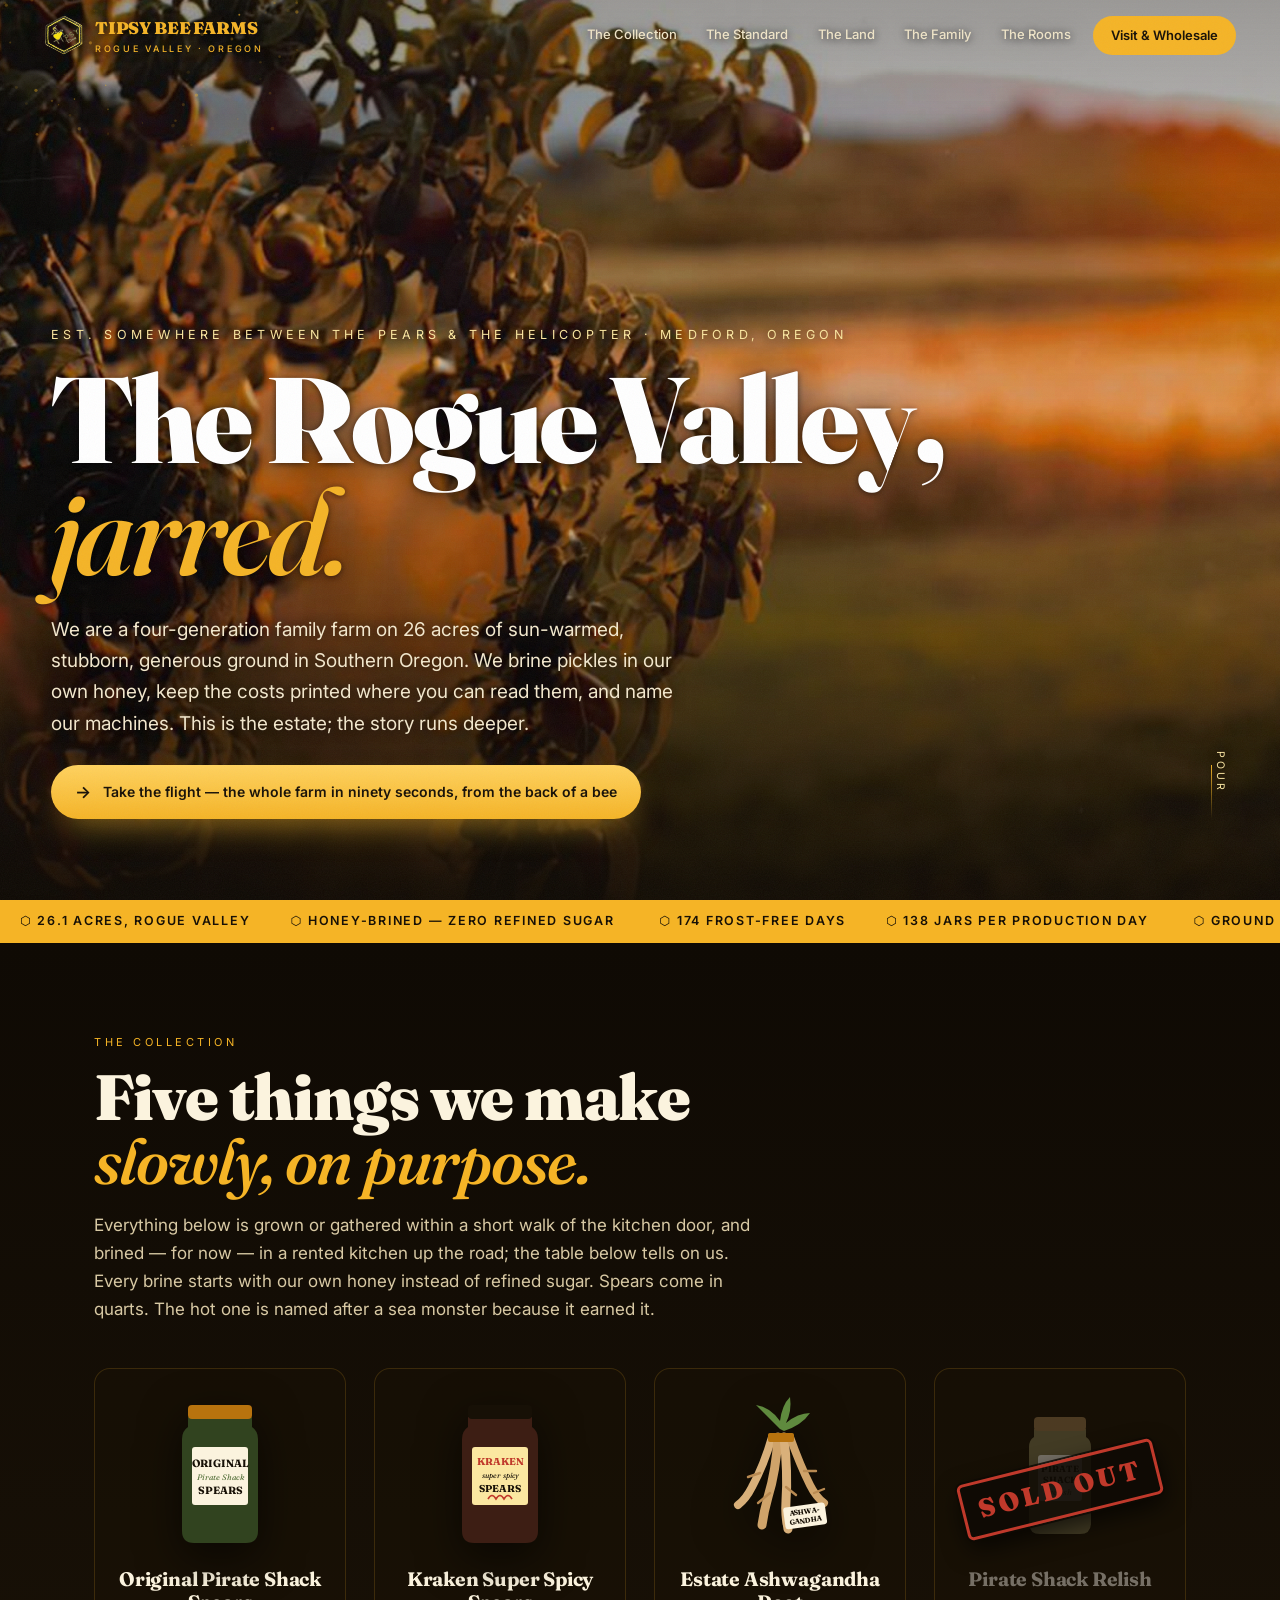
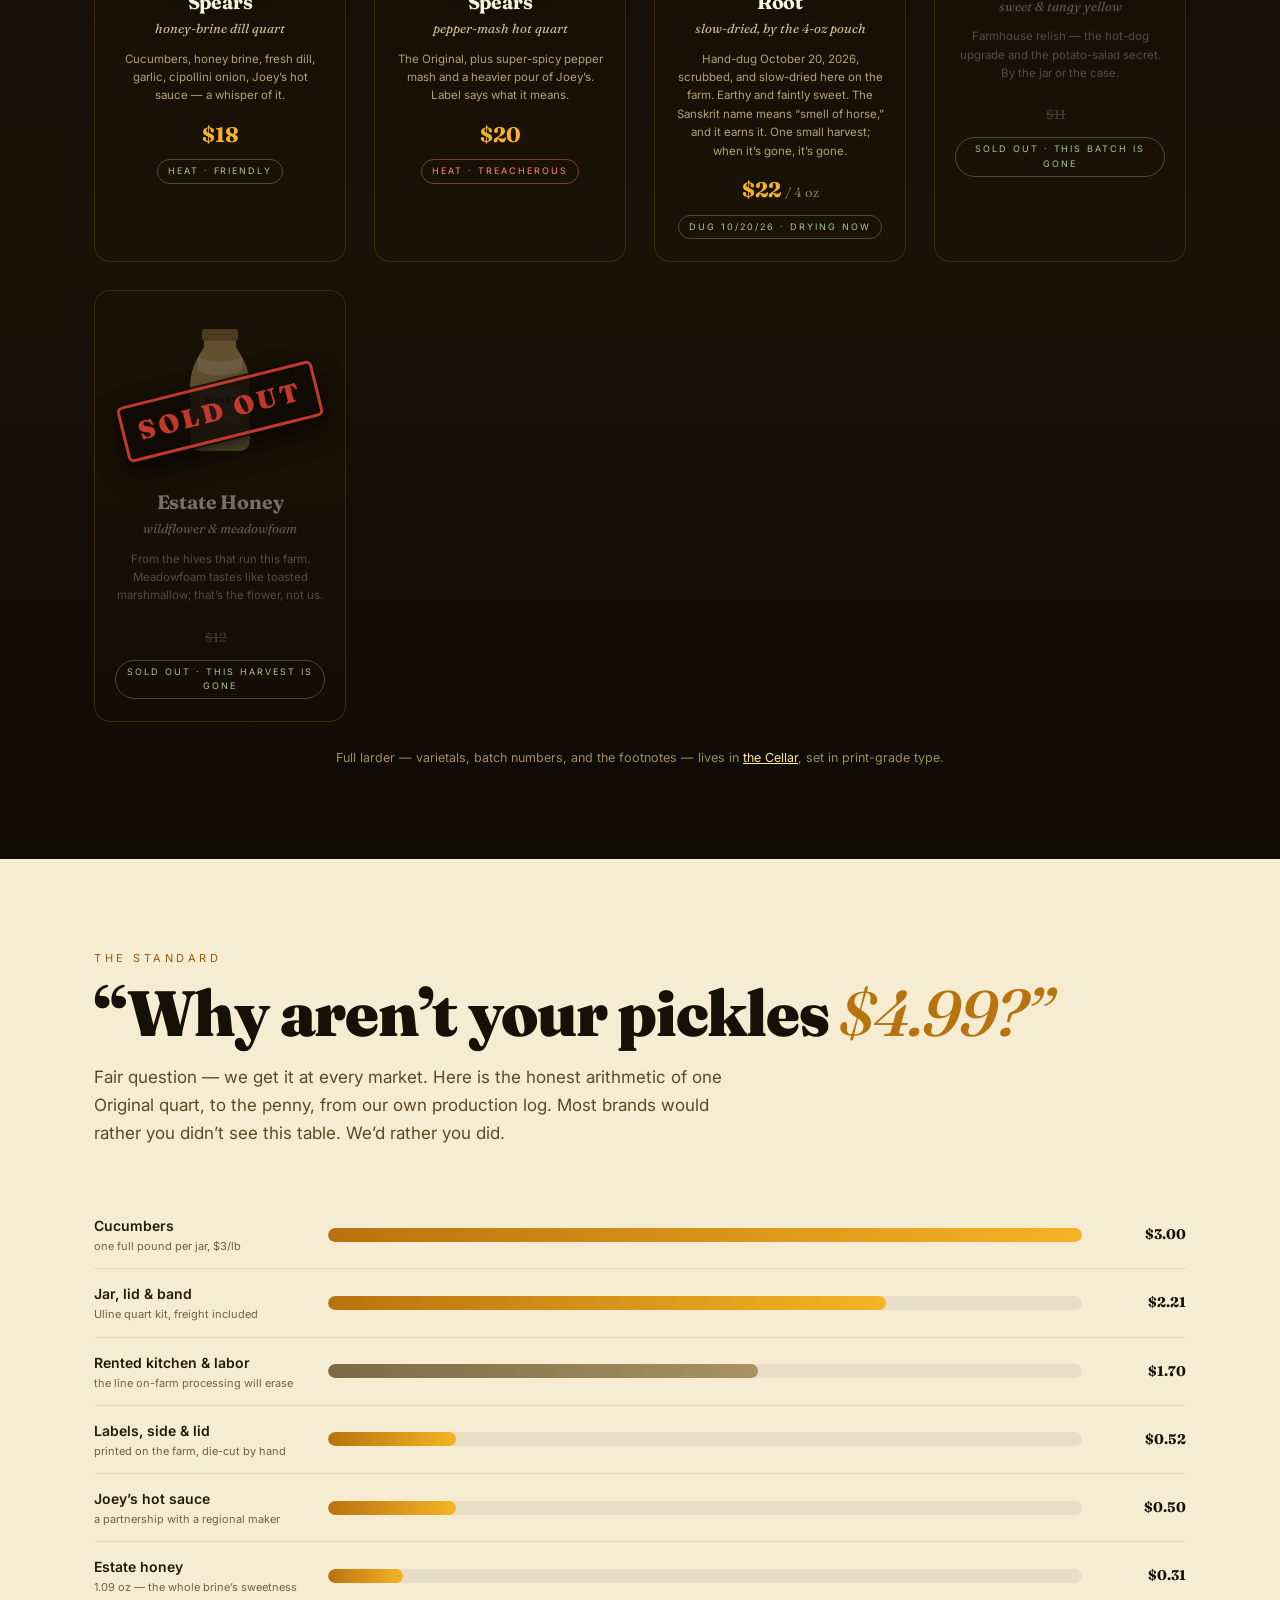
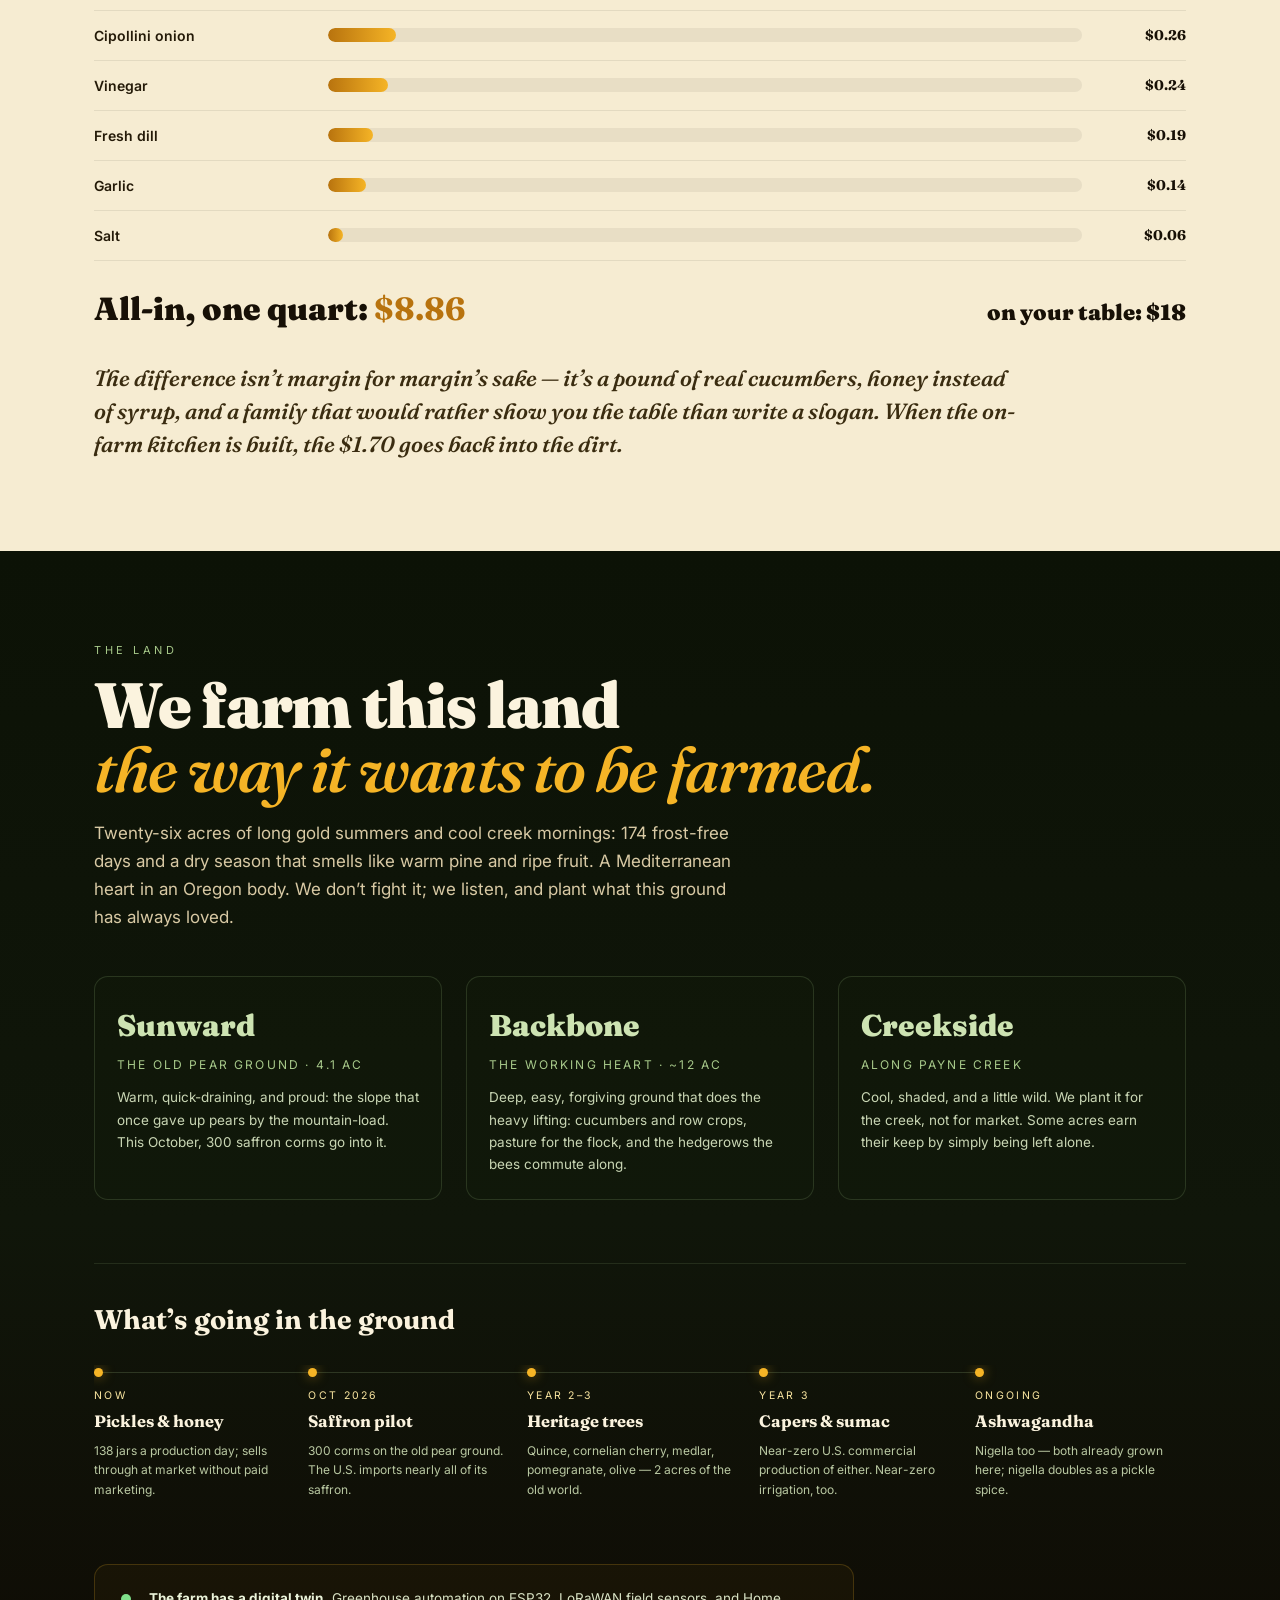
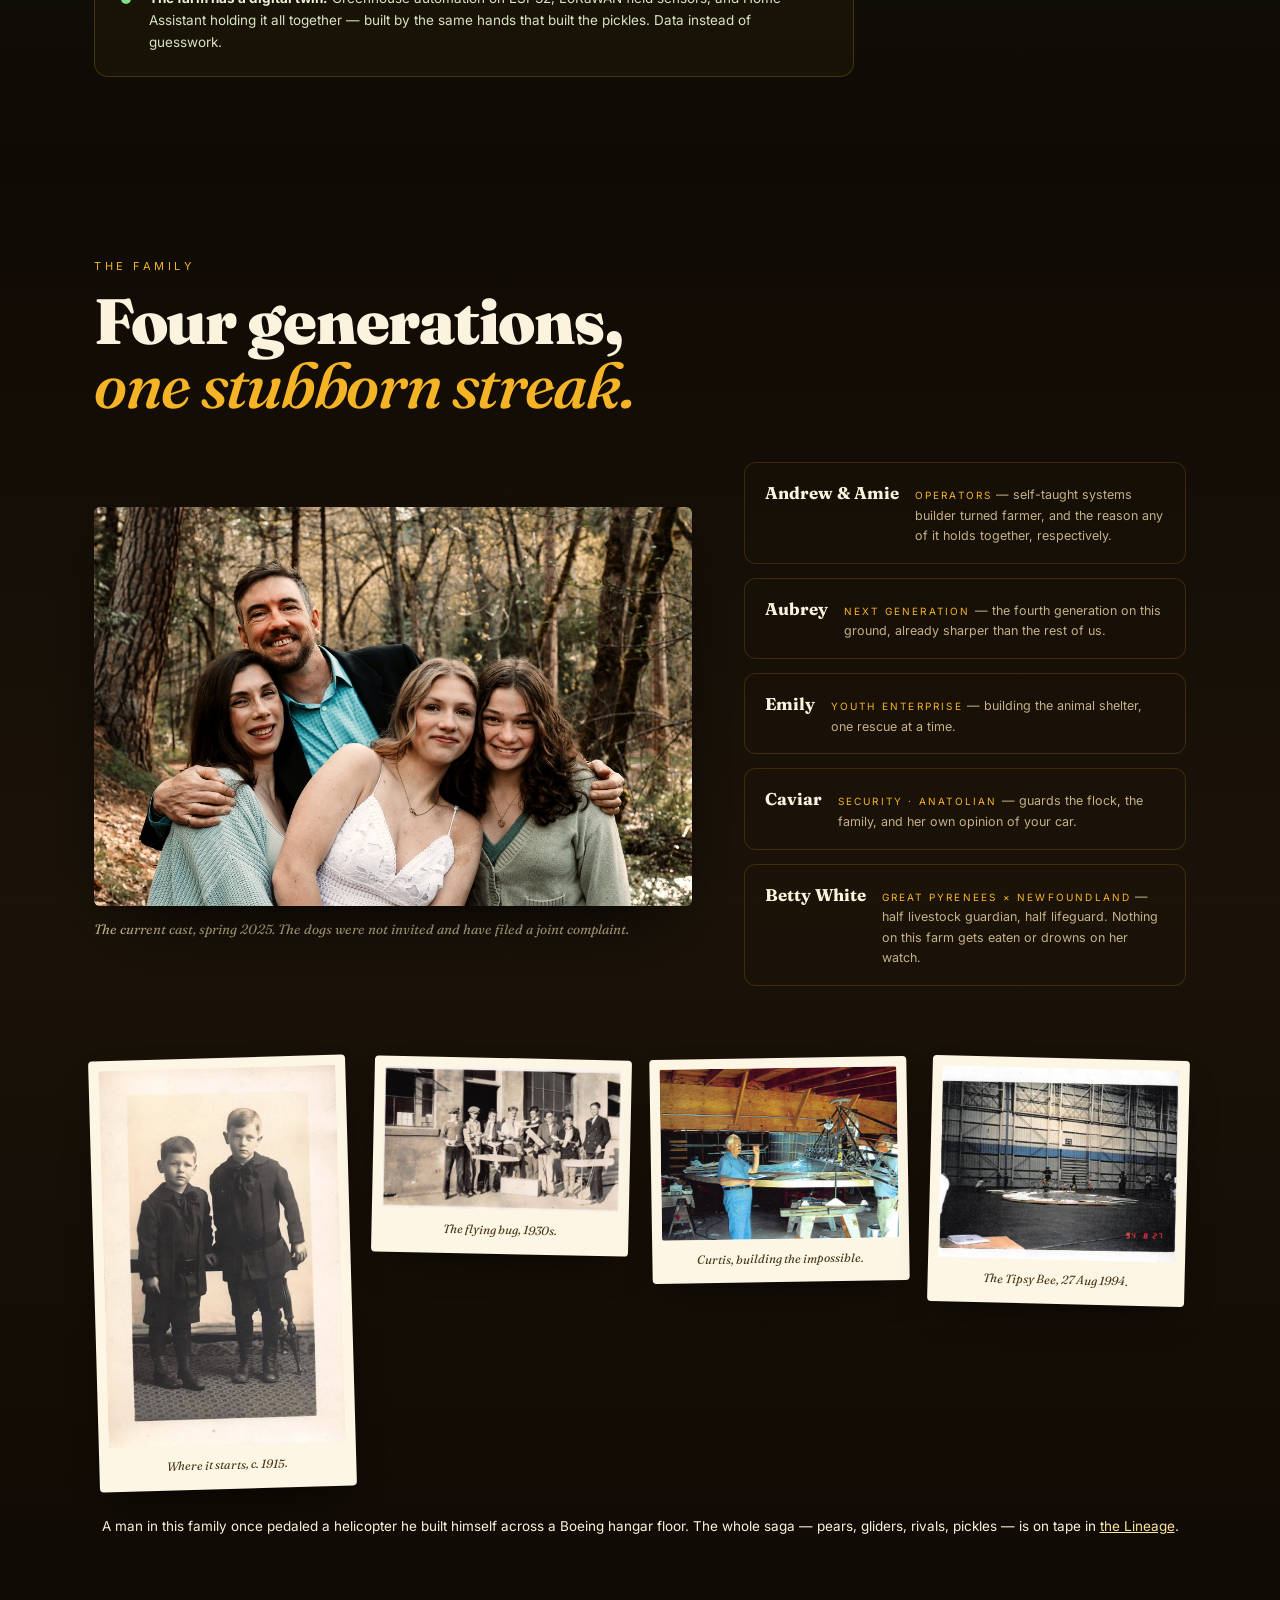
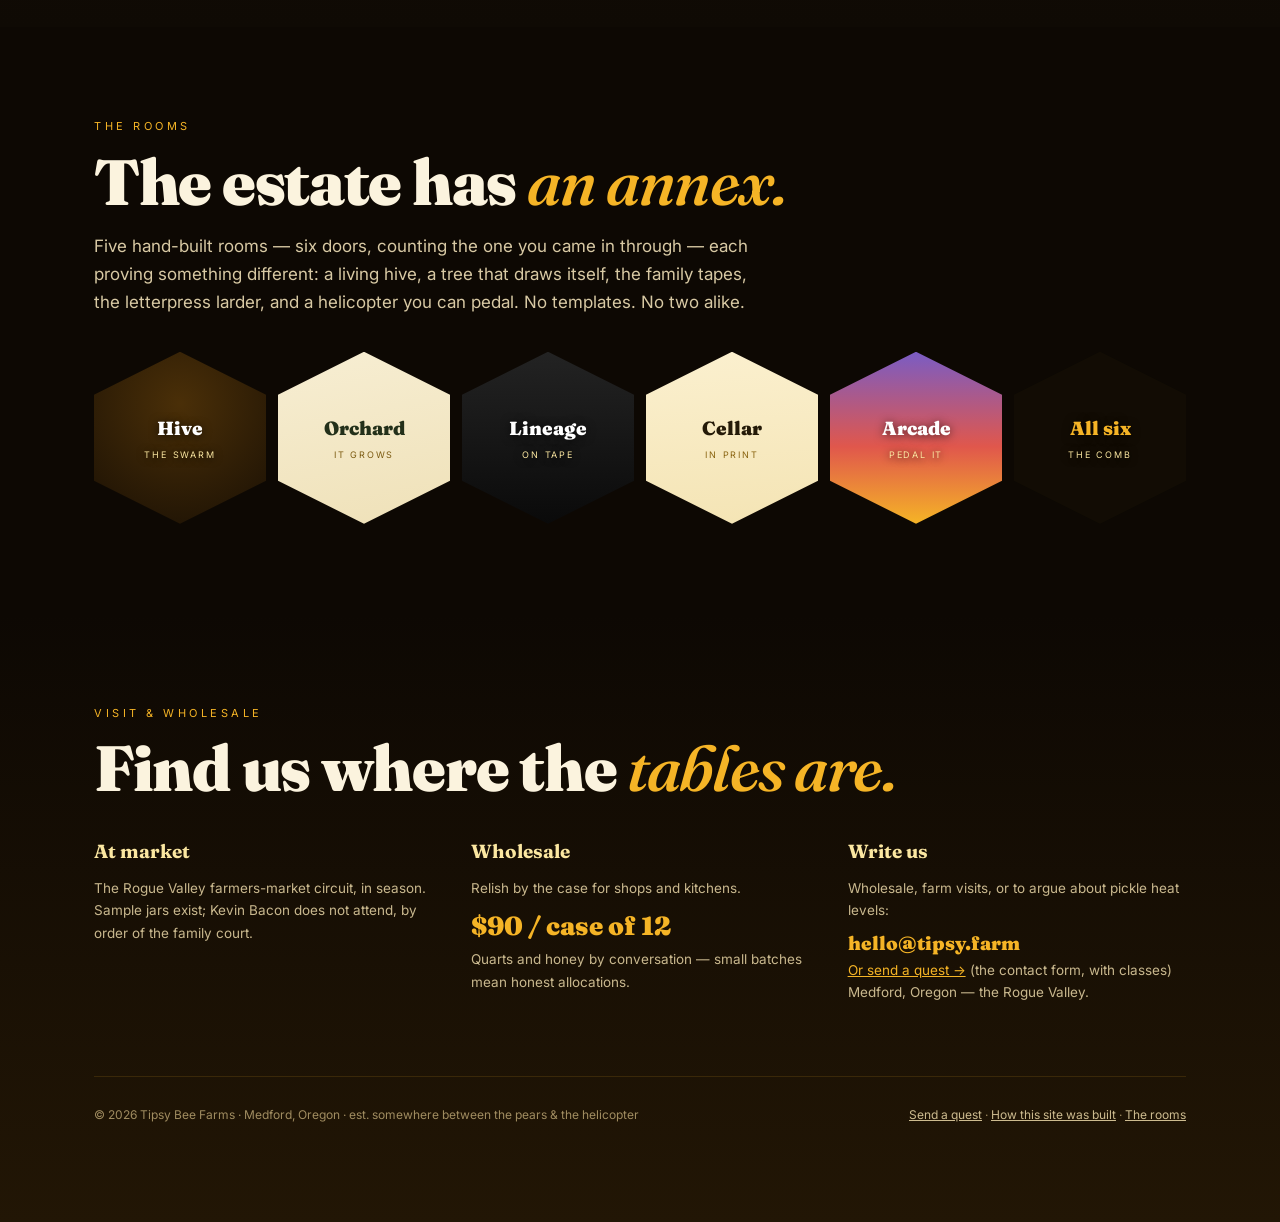
<file: index.html>
<!doctype html>
<html lang="en">
<meta charset="utf-8" />
<meta name="viewport" content="width=device-width, initial-scale=1, viewport-fit=cover" />
<title>Tipsy Bee Farms — Honey-Brined Pickles, Rogue Valley, Oregon</title>
<meta name="description" content="Honey-brined pickles and raw honey from a four-generation family farm in Medford, Oregon. Real costs published to the penny." />
<link rel="icon" href="assets/brand/logo.png" />
<meta property="og:title" content="Tipsy Bee Farms — Honey-Brined Pickles, Rogue Valley, Oregon" />
<meta property="og:description" content="A four-generation family farm in Medford, Oregon. Real costs published to the penny. Est. somewhere between the pears & the helicopter." />
<meta property="og:image" content="assets/estate/hero-sunset-orchard.jpg" />
<meta property="og:type" content="website" />
<meta name="twitter:card" content="summary_large_image" />
<script type="application/ld+json">
{
  "@context": "https://schema.org",
  "@type": "LocalBusiness",
  "name": "Tipsy Bee Farms",
  "description": "Four-generation family farm in the Rogue Valley: honey-brined pickles, raw honey, and slow-dried ashwagandha root.",
  "address": { "@type": "PostalAddress", "addressLocality": "Medford", "addressRegion": "OR", "addressCountry": "US" },
  "email": "hello@tipsy.farm",
  "makesOffer": [
    { "@type": "Offer", "itemOffered": { "@type": "Product", "name": "Original Pirate Shack Spears", "description": "Honey-brine dill pickle spears, quart jar" }, "price": "18.00", "priceCurrency": "USD" },
    { "@type": "Offer", "itemOffered": { "@type": "Product", "name": "Kraken Super Spicy Spears", "description": "Pepper-mash hot pickle spears, quart jar" }, "price": "20.00", "priceCurrency": "USD" },
    { "@type": "Offer", "itemOffered": { "@type": "Product", "name": "Estate Ashwagandha Root", "description": "Hand-dug ashwagandha root harvested October 20, 2026, slow-dried on the farm, 4 oz pouch" }, "price": "22.00", "priceCurrency": "USD", "availability": "https://schema.org/PreOrder" },
    { "@type": "Offer", "itemOffered": { "@type": "Product", "name": "Pirate Shack Relish", "description": "Sweet and tangy farmhouse relish" }, "price": "11.00", "priceCurrency": "USD", "availability": "https://schema.org/OutOfStock" },
    { "@type": "Offer", "itemOffered": { "@type": "Product", "name": "Estate Honey", "description": "Raw wildflower and meadowfoam honey" }, "price": "12.00", "priceCurrency": "USD", "availability": "https://schema.org/OutOfStock" }
  ]
}
</script>
<link rel="preconnect" href="https://fonts.googleapis.com" />
<link rel="preconnect" href="https://fonts.gstatic.com" crossorigin />
<link href="https://fonts.googleapis.com/css2?family=Fraunces:ital,opsz,wght@0,9..144,400;0,9..144,550;0,9..144,700;0,9..144,900;1,9..144,400;1,9..144,550&family=Inter:wght@400;500;600&display=swap" rel="stylesheet" />

<style>
  :root{
    --honey:#F5B426; --honey-deep:#B8730E; --wax:#FBE7A1;
    --ink:#171006; --soil:#0F0A04; --cream:#FBF3DE; --paper:#F6ECD2;
    --green:#4E6B34; --kraken:#C0392B;
    --ser:"Fraunces",serif; --san:"Inter",system-ui,sans-serif;
    --ease:cubic-bezier(.16,1,.3,1); --ease-soft:cubic-bezier(.33,1,.68,1);
  }
  *{box-sizing:border-box;margin:0;padding:0}
  html{scroll-behavior:smooth}
  body{background:var(--soil);color:var(--cream);font-family:var(--san);line-height:1.65;-webkit-font-smoothing:antialiased;overflow-x:hidden}
  a{color:inherit}
  ::selection{background:var(--honey);color:var(--ink)}
  img{max-width:100%;height:auto;display:block}

  /* film grain over everything */
  body::after{content:"";position:fixed;inset:0;z-index:90;pointer-events:none;opacity:.055;
    background-image:url("data:image/svg+xml,%3Csvg xmlns='http://www.w3.org/2000/svg' width='220' height='220'%3E%3Cfilter id='n'%3E%3CfeTurbulence type='fractalNoise' baseFrequency='0.85' numOctaves='2' stitchTiles='stitch'/%3E%3C/filter%3E%3Crect width='220' height='220' filter='url(%23n)'/%3E%3C/svg%3E")}

  .reveal{opacity:0;transform:translateY(34px);transition:opacity 1.1s var(--ease),transform 1.1s var(--ease)}
  .reveal.in{opacity:1;transform:none}

  /* ---------- nav ---------- */
  header.nav{position:fixed;top:0;left:0;right:0;z-index:80;display:flex;align-items:center;gap:20px;
    padding:14px clamp(18px,3.5vw,44px);transition:background .6s var(--ease-soft), box-shadow .6s var(--ease-soft)}
  header.nav.solid{background:rgba(15,10,4,.88);backdrop-filter:blur(14px);box-shadow:0 1px 0 #f5b42622}
  .brand{display:flex;align-items:center;gap:11px;text-decoration:none;margin-right:auto}
  .brand img{width:40px;height:40px;filter:drop-shadow(0 3px 8px #000a)}
  .brand b{font-family:var(--ser);font-weight:900;font-size:17px;letter-spacing:-.01em;white-space:nowrap;
    text-shadow:0 1px 10px #000c}
  .brand span{display:block;font-size:9px;letter-spacing:.3em;text-transform:uppercase;color:var(--honey);font-weight:500;
    white-space:nowrap;text-shadow:0 1px 8px #000c}
  nav.links{display:flex;gap:clamp(12px,2vw,26px);font-size:13px;font-weight:500}
  nav.links a{text-decoration:none;color:#f0e5c8;padding:6px 2px;border-bottom:1px solid transparent;
    text-shadow:0 1px 8px #000b, 0 0 22px #0008;transition:color .4s,border-color .4s}
  nav.links a:hover,nav.links a:focus-visible{color:var(--honey);border-color:var(--honey)}
  .cta{background:var(--honey);color:var(--ink);text-decoration:none;font-weight:600;font-size:13px;
    padding:9px 18px;border-radius:999px;transition:transform .45s var(--ease),box-shadow .45s var(--ease)}
  .cta:hover,.cta:focus-visible{transform:translateY(-2px);box-shadow:0 8px 24px -8px #f5b42699}
  @media(max-width:840px){
    nav.links{display:none}
    .brand b{font-size:14.5px}
    .brand img{width:32px;height:32px}
    .cta{font-size:12px;padding:8px 14px;white-space:nowrap}
  }
  @media(max-width:420px){.brand span span{display:none}}

  /* ---------- hero ---------- */
  .hero{position:relative;min-height:100svh;display:flex;align-items:flex-end;overflow:hidden}
  .hero .bg{position:absolute;inset:-4%;background:url("assets/estate/hero-sunset-orchard.jpg") center 38%/cover no-repeat;
    animation:kb 36s var(--ease-soft) forwards}
  @keyframes kb{from{transform:scale(1.02) translateY(0)}to{transform:scale(1.11) translateY(-1.6%)}}
  .hero .scrim{position:absolute;inset:0;background:
    linear-gradient(to top, rgba(15,10,4,.92) 0%, rgba(15,10,4,.35) 34%, rgba(15,10,4,.12) 55%, rgba(15,10,4,.42) 100%)}
  #dust{position:absolute;inset:0;pointer-events:none}
  .hero .inner{position:relative;z-index:2;padding:0 clamp(18px,4vw,56px) clamp(56px,9vh,110px);max-width:1200px}
  .est{font-size:clamp(10px,1.1vw,12.5px);letter-spacing:.34em;text-transform:uppercase;color:var(--wax);
    text-shadow:0 1px 12px #000;margin-bottom:18px}
  h1.display{font-family:var(--ser);font-weight:900;letter-spacing:-.025em;line-height:.92;
    font-size:clamp(52px,9.5vw,132px);color:#fff;text-shadow:0 4px 40px #000c, 0 1px 6px #0009}
  h1.display em{font-style:italic;font-weight:550;color:var(--honey)}
  .hero p.lede{margin-top:26px;max-width:54ch;font-size:clamp(15.5px,1.7vw,19px);color:#f3e8cd;text-shadow:0 1px 14px #000}
  .flight-door{display:inline-flex;align-items:center;gap:12px;margin-top:26px;
    text-decoration:none;font-weight:600;font-size:14px;color:var(--ink);
    background:linear-gradient(180deg,#ffd25e,var(--honey));border-radius:999px;padding:13px 24px;
    box-shadow:0 14px 34px -12px #f5b426aa;
    transition:transform .5s var(--ease),box-shadow .5s var(--ease)}
  .flight-door:hover,.flight-door:focus-visible{transform:translateY(-3px);box-shadow:0 20px 44px -12px #f5b426cc}
  .flight-door .fd-bee{font-size:17px}
  .hero .scroll-cue{position:absolute;right:clamp(18px,4vw,56px);bottom:clamp(56px,9vh,110px);z-index:2;
    font-size:10.5px;letter-spacing:.3em;text-transform:uppercase;color:var(--wax);writing-mode:vertical-rl;
    text-shadow:0 1px 10px #000}
  .hero .scroll-cue::after{content:"";display:block;width:1px;height:54px;margin:14px auto 0;
    background:linear-gradient(var(--honey),transparent);animation:drip 2.6s var(--ease) infinite}
  @keyframes drip{0%{transform:scaleY(0);transform-origin:top}55%{transform:scaleY(1)}100%{transform:scaleY(1);opacity:0}}

  /* ---------- ticker ---------- */
  .ticker{background:var(--honey);color:var(--ink);overflow:hidden;white-space:nowrap;padding:11px 0;
    font-size:12.5px;font-weight:600;letter-spacing:.14em;text-transform:uppercase}
  .ticker .track{display:inline-block;animation:tick 46s linear infinite}
  .ticker span{margin:0 1.6em}
  @keyframes tick{to{transform:translateX(-50%)}}

  /* ---------- section chrome ---------- */
  section{position:relative}
  .wrap{max-width:1180px;margin:0 auto;padding:clamp(64px,10vh,130px) clamp(18px,4vw,44px)}
  .kick{font-size:11px;letter-spacing:.32em;text-transform:uppercase;color:var(--honey);margin-bottom:14px}
  h2.sec{font-family:var(--ser);font-weight:900;letter-spacing:-.02em;line-height:1.0;
    font-size:clamp(34px,5.2vw,64px);margin-bottom:18px}
  h2.sec em{font-style:italic;font-weight:550;color:var(--honey)}
  p.sub{max-width:60ch;color:#d8c9a4;font-size:clamp(14.5px,1.5vw,17px)}

  /* ---------- collection ---------- */
  #collection{background:linear-gradient(180deg,var(--soil),#1a1207 60%,var(--soil))}
  .shelf{display:grid;grid-template-columns:repeat(auto-fit,minmax(210px,1fr));gap:clamp(16px,2.4vw,28px);margin-top:clamp(36px,5vh,60px)}
  .jar-card{background:#20150833;border:1px solid #f5b4262a;border-radius:16px;padding:26px 20px 22px;text-align:center;
    transition:transform .7s var(--ease),border-color .7s var(--ease),background .7s var(--ease)}
  .jar-card:hover{transform:translateY(-9px);border-color:#f5b42666;background:#20150866}
  .jar-card svg{width:104px;height:150px;margin:0 auto 16px;filter:drop-shadow(0 14px 22px #0009);
    transition:transform .7s var(--ease)}
  .jar-card:hover svg{transform:rotate(-3.5deg) translateY(-4px)}
  .jar-card h3{font-family:var(--ser);font-weight:700;font-size:19.5px;letter-spacing:-.01em;line-height:1.15;color:var(--cream)}
  .jar-card .style{font-family:var(--ser);font-style:italic;font-weight:400;font-size:13px;color:#cdbb8f;margin:5px 0 10px}
  .jar-card .ing{font-size:11.5px;line-height:1.6;color:#b3a074;min-height:54px}
  .jar-card .price{margin-top:12px;font-family:var(--ser);font-weight:700;font-size:21px;color:var(--honey)}
  .jar-card .price s{color:#8d7a52;font-size:13px;font-weight:400;margin-right:8px}
  .jar-card.sold-out{position:relative}
  .jar-card.sold-out svg,.jar-card.sold-out h3,.jar-card.sold-out .style,.jar-card.sold-out .ing,.jar-card.sold-out .price{opacity:.42;filter:grayscale(.55)}
  .jar-card.sold-out:hover svg{transform:none}
  .soldout-stamp{position:absolute;top:92px;left:50%;transform:translateX(-50%) rotate(-14deg);z-index:2;pointer-events:none;
    font-family:var(--ser);font-weight:900;font-size:26px;letter-spacing:.12em;text-transform:uppercase;white-space:nowrap;
    color:var(--kraken);border:3px solid var(--kraken);border-radius:6px;padding:4px 14px;background:#0F0A04d9;
    box-shadow:0 0 0 2px #0F0A04d9,0 10px 24px #000a}
  .badge{display:inline-block;margin-top:8px;font-size:9px;letter-spacing:.22em;text-transform:uppercase;
    border:1px solid;border-radius:999px;padding:4px 10px}
  .badge.heat{color:#ff8a75;border-color:#ff8a7566}
  .badge.mild{color:#a7c98a;border-color:#a7c98a55}
  .shelf-note{margin-top:26px;text-align:center;font-size:12.5px;color:#a08c60}
  .shelf-note a{color:var(--wax)}

  /* ---------- the standard (cost anatomy) ---------- */
  #standard{background:var(--paper);color:var(--ink)}
  #standard .kick{color:#935c06}
  #standard h2.sec em{color:var(--honey-deep)}
  #standard p.sub{color:#5c4a26}
  .anatomy{margin-top:clamp(40px,6vh,70px)}
  .a-row{display:grid;grid-template-columns:minmax(120px,220px) 1fr minmax(64px,90px);gap:14px;align-items:center;
    padding:13px 0;border-bottom:1px solid #17100615;font-size:14px}
  @media(max-width:640px){
    .a-row{grid-template-columns:1fr auto;grid-template-areas:"n v" "bar bar";gap:8px 14px}
    .a-row .n{grid-area:n}.a-row .v{grid-area:v}.a-row .bar{grid-area:bar}
  }
  .a-row .n{font-weight:600;color:#241a08}
  .a-row .n i{display:block;font-style:normal;font-weight:400;font-size:11px;color:#756040}
  .a-row .bar{height:14px;background:#17100610;border-radius:99px;overflow:hidden}
  .a-row .bar b{display:block;height:100%;width:0;border-radius:99px;
    background:linear-gradient(90deg,var(--honey-deep),var(--honey));
    transition:width 1.2s var(--ease)}
  .a-row.kitchen .bar b{background:linear-gradient(90deg,#7d6a45,#a89263)}
  .a-row .v{font-family:var(--ser);font-weight:700;text-align:right;font-variant-numeric:tabular-nums}
  .a-total{display:flex;justify-content:space-between;align-items:baseline;padding-top:22px;gap:14px;flex-wrap:wrap}
  .a-total .t{font-family:var(--ser);font-weight:900;font-size:clamp(22px,3vw,32px)}
  .a-total .t b{color:var(--honey-deep)}
  .a-punch{margin-top:26px;max-width:62ch;font-family:var(--ser);font-style:italic;font-weight:550;
    font-size:clamp(17px,2.1vw,22px);line-height:1.5;color:#3a2c10}

  /* ---------- land ---------- */
  #land{background:linear-gradient(180deg,#0c1206,#10160a 55%,var(--soil))}
  #land .kick{color:#a7c98a}
  .soil-grid{display:grid;grid-template-columns:repeat(auto-fit,minmax(240px,1fr));gap:clamp(14px,2vw,24px);margin-top:clamp(34px,5vh,56px)}
  .soil{border:1px solid #a7c98a2c;border-radius:14px;padding:24px 22px;background:#16200e44;
    transition:border-color .6s,transform .6s var(--ease)}
  .soil:hover{border-color:#a7c98a66;transform:translateY(-6px)}
  .soil .code{font-family:var(--ser);font-weight:900;font-size:30px;color:#cde3b2}
  .soil .name{font-size:12px;letter-spacing:.18em;text-transform:uppercase;color:#a7c98a;margin:4px 0 12px}
  .soil p{font-size:13.5px;color:#c9d6b4}
  .roadmap{margin-top:clamp(44px,7vh,72px);border-top:1px solid #a7c98a22;padding-top:34px}
  .roadmap h3{font-family:var(--ser);font-weight:700;font-size:clamp(20px,2.6vw,27px);margin-bottom:22px}
  .r-line{display:flex;gap:0;overflow-x:auto;padding-bottom:10px}
  .r-stop{min-width:170px;padding:0 18px 0 0;position:relative}
  .r-stop::before{content:"";position:absolute;top:7px;left:0;right:0;height:1px;background:#a7c98a33}
  .r-stop:last-child::before{display:none}
  .r-stop::after{content:"";position:absolute;top:3px;left:0;width:9px;height:9px;border-radius:50%;
    background:var(--honey);box-shadow:0 0 12px #f5b42688}
  .r-stop .when{margin-top:22px;font-size:10.5px;letter-spacing:.22em;text-transform:uppercase;color:var(--wax)}
  .r-stop .what{font-family:var(--ser);font-weight:700;font-size:16.5px;margin-top:4px}
  .r-stop p{font-size:12px;color:#b9c8a2;margin-top:5px}
  .twin{margin-top:clamp(40px,6vh,64px);display:flex;gap:18px;align-items:flex-start;max-width:760px;
    border:1px solid #f5b42633;border-radius:14px;padding:22px 26px;background:#f5b4260a}
  .twin .dot{width:10px;height:10px;border-radius:50%;background:#7fe08a;margin-top:7px;flex:none;
    box-shadow:0 0 0 0 #7fe08a66;animation:pulse 2.8s var(--ease) infinite}
  @keyframes pulse{0%{box-shadow:0 0 0 0 #7fe08a55}70%{box-shadow:0 0 0 12px transparent}100%{box-shadow:0 0 0 0 transparent}}
  .twin p{font-size:13.5px;color:#d8e2c4}
  .twin b{color:#eaf3d9}

  /* ---------- family ---------- */
  #family{background:linear-gradient(180deg,var(--soil),#1b1309 50%,var(--soil))}
  .fam-grid{display:grid;grid-template-columns:1.15fr .85fr;gap:clamp(24px,4vw,56px);align-items:center;margin-top:clamp(34px,5vh,56px)}
  @media(max-width:860px){.fam-grid{grid-template-columns:1fr}}
  .fam-photo{position:relative}
  .fam-photo img{border-radius:6px;filter:sepia(.14) contrast(1.04);box-shadow:0 30px 70px -28px #000}
  .fam-photo figcaption{margin-top:12px;font-family:var(--ser);font-style:italic;font-size:13.5px;color:#cdbb8f}
  .cameos{display:grid;gap:14px}
  .cameo{display:flex;gap:16px;align-items:baseline;border:1px solid #f5b4262a;border-radius:12px;padding:16px 20px;background:#20150833}
  .cameo .who{font-family:var(--ser);font-weight:700;font-size:17px;white-space:nowrap}
  .cameo .role{font-size:10px;letter-spacing:.22em;text-transform:uppercase;color:var(--honey);white-space:nowrap}
  .cameo p{font-size:12.5px;color:#c4b189}
  .heritage{margin-top:clamp(48px,8vh,84px)}
  .h-strip{display:grid;grid-template-columns:repeat(auto-fit,minmax(200px,1fr));gap:clamp(14px,2vw,22px);align-items:start}
  .h-strip figure{background:#fdf6e4;padding:10px 10px 14px;border-radius:4px;transform:rotate(var(--r,0deg));
    box-shadow:0 16px 40px -18px #000c;transition:transform .7s var(--ease)}
  .h-strip figure:hover{transform:rotate(0) scale(1.03)}
  .h-strip img{border-radius:2px}
  .h-strip figcaption{margin-top:10px;font-family:var(--ser);font-style:italic;font-size:12px;color:#4a3a1a;text-align:center}
  .h-more{margin-top:26px;text-align:center;font-size:13.5px}
  .h-more a{color:var(--wax)}

  /* ---------- rooms ---------- */
  #rooms{background:#0d0803}
  .room-grid{display:grid;grid-template-columns:repeat(auto-fit,minmax(150px,1fr));gap:12px;margin-top:clamp(30px,4vh,48px)}
  .room{aspect-ratio:1;clip-path:polygon(50% 0%,100% 25%,100% 75%,50% 100%,0% 75%,0% 25%);
    display:flex;flex-direction:column;align-items:center;justify-content:center;gap:4px;text-align:center;
    text-decoration:none;background:var(--bg,#221605);padding:18%;
    transition:transform .6s var(--ease),filter .6s var(--ease)}
  .room:hover,.room:focus-visible{transform:translateY(-6px);filter:brightness(1.15)}
  .room:focus-visible b{text-decoration:underline 2px var(--honey)}
  .room b{font-family:var(--ser);font-weight:900;font-size:clamp(15px,1.6vw,19px);color:#fff;text-shadow:0 1px 10px #000a}
  .room span{font-size:9px;letter-spacing:.2em;text-transform:uppercase;color:var(--wax);text-shadow:0 1px 8px #000}
  .room.hv{--bg:radial-gradient(circle at 50% 30%,#4a2f08,#1a1004)}
  .room.or{--bg:linear-gradient(168deg,#f7eed3,#efe1b8)} .room.or b{color:#23301a;text-shadow:none} .room.or span{color:#7c5b12;text-shadow:none}
  .room.li{--bg:linear-gradient(180deg,#232323,#0a0a0a)}
  .room.ce{--bg:linear-gradient(175deg,#fbf0cf,#f4e4b4)} .room.ce b{color:#241a08;text-shadow:none} .room.ce span{color:#8a6410;text-shadow:none}
  .room.ar{--bg:linear-gradient(180deg,#7a5cc4,#e0574c 55%,#f5b426)}

  /* ---------- visit ---------- */
  #visit{background:linear-gradient(180deg,#0d0803,#221605)}
  .visit-grid{display:grid;grid-template-columns:repeat(auto-fit,minmax(250px,1fr));gap:clamp(20px,3vw,40px);margin-top:clamp(30px,4vh,50px)}
  .v-col h3{font-family:var(--ser);font-weight:700;font-size:19px;margin-bottom:10px;color:var(--wax)}
  .v-col p{font-size:13.5px;color:#c9b88e}
  .v-col .big{font-family:var(--ser);font-weight:900;font-size:clamp(20px,2.4vw,26px);color:var(--honey);margin-top:6px}
  footer{border-top:1px solid #f5b42622;margin-top:clamp(48px,8vh,80px);padding:28px 0 8px;
    display:flex;justify-content:space-between;gap:14px;flex-wrap:wrap;font-size:12px;color:#a08c60}
  footer a{color:#cdbb8f}

  @media(prefers-reduced-motion:reduce){
    *{animation:none!important;transition:none!important}
    .reveal{opacity:1;transform:none}
    .hero .bg{animation:none}
    html{scroll-behavior:auto}
  }
</style>

<noscript><style>.reveal{opacity:1;transform:none}</style></noscript>

<header class="nav" id="nav">
  <a class="brand" href="#top">
    <img src="assets/brand/logo.png" alt="Tipsy Bee Farms hexagonal bee badge" />
    <span><b>Tipsy Bee Farms</b><span>Rogue Valley · Oregon</span></span>
  </a>
  <nav class="links" aria-label="Sections">
    <a href="#collection">The Collection</a>
    <a href="#standard">The Standard</a>
    <a href="#land">The Land</a>
    <a href="#family">The Family</a>
    <a href="#rooms">The Rooms</a>
  </nav>
  <a class="cta" href="#visit">Visit &amp; Wholesale</a>
</header>

<main id="top">

  <!-- ============ HERO ============ -->
  <section class="hero" aria-label="Tipsy Bee Farms">
    <div class="bg" role="img" aria-label="Pears hanging heavy on a dark branch over a gold field at sunset in the Rogue Valley."></div>
    <div class="scrim"></div>
    <canvas id="dust" aria-hidden="true"></canvas>
    <div class="inner">
      <p class="est">Est. somewhere between the pears &amp; the helicopter · Medford, Oregon</p>
      <h1 class="display">The Rogue Valley,<br /><em>jarred.</em></h1>
      <p class="lede">
        We are a four-generation family farm on 26 acres of sun-warmed, stubborn, generous
        ground in Southern Oregon. We brine pickles in our own honey, keep the costs printed where you can read
        them, and name our machines. This is the estate; the story runs deeper.
      </p>
      <a class="flight-door" href="flight/">
        <span class="fd-bee" aria-hidden="true">→</span>
        Take the flight — the whole farm in ninety seconds, from the back of a bee
      </a>
    </div>
    <span class="scroll-cue" aria-hidden="true">Pour</span>
  </section>

  <!-- ============ TICKER ============ -->
  <div class="ticker" aria-hidden="true"><div class="track" id="tickTrack">
    <span>⬡ 26.1 acres, Rogue Valley</span><span>⬡ Honey-brined — zero refined sugar</span>
    <span>⬡ 174 frost-free days</span><span>⬡ 138 jars per production day</span>
    <span>⬡ Ground that remembers every harvest</span><span>⬡ Kevin Bacon, greeter</span>
    <span>⬡ Sells through without paid marketing</span><span>⬡ Est. somewhere between the pears &amp; the helicopter</span>
  </div></div>

  <!-- ============ COLLECTION ============ -->
  <section id="collection">
    <div class="wrap">
      <p class="kick reveal">The Collection</p>
      <h2 class="sec reveal">Five things we make<br /><em>slowly, on purpose.</em></h2>
      <p class="sub reveal">
        Everything below is grown or gathered within a short walk of the kitchen door, and
        brined — for now — in a rented kitchen up the road; the table below tells on us.
        Every brine starts with our own honey instead of refined sugar. Spears come in
        quarts. The hot one is named after a sea monster because it earned it.
      </p>

      <div class="shelf">
        <article class="jar-card reveal">
          <svg viewBox="0 0 104 150" aria-hidden="true">
            <path d="M20 22 h64 v10 q6 4 6 12 v92 q0 12 -12 12 h-52 q-12 0 -12 -12 v-92 q0 -8 6 -12 z" fill="#31431f"/>
            <rect x="20" y="10" width="64" height="14" rx="4" fill="#B8730E"/>
            <rect x="24" y="52" width="56" height="58" rx="3" fill="#FBF3DE"/>
            <text x="52" y="72" text-anchor="middle" font-family="Fraunces,serif" font-size="10.5" font-weight="700" fill="#171006">ORIGINAL</text>
            <text x="52" y="85" text-anchor="middle" font-family="Fraunces,serif" font-size="8" font-style="italic" fill="#4E6B34">Pirate Shack</text>
            <text x="52" y="99" text-anchor="middle" font-family="Fraunces,serif" font-size="10.5" font-weight="700" fill="#171006">SPEARS</text>
          </svg>
          <h3>Original Pirate Shack Spears</h3>
          <p class="style">honey-brine dill quart</p>
          <p class="ing">Cucumbers, honey brine, fresh dill, garlic, cipollini onion, Joey’s hot sauce — a whisper of it.</p>
          <p class="price">$18</p>
          <span class="badge mild">Heat · Friendly</span>
        </article>

        <article class="jar-card reveal">
          <svg viewBox="0 0 104 150" aria-hidden="true">
            <path d="M20 22 h64 v10 q6 4 6 12 v92 q0 12 -12 12 h-52 q-12 0 -12 -12 v-92 q0 -8 6 -12 z" fill="#3d1e14"/>
            <rect x="20" y="10" width="64" height="14" rx="4" fill="#171006"/>
            <rect x="24" y="52" width="56" height="58" rx="3" fill="#FBE7A1"/>
            <text x="52" y="70" text-anchor="middle" font-family="Fraunces,serif" font-size="10" font-weight="700" fill="#C0392B">KRAKEN</text>
            <text x="52" y="83" text-anchor="middle" font-family="Fraunces,serif" font-size="7.5" font-style="italic" fill="#171006">super spicy</text>
            <text x="52" y="97" text-anchor="middle" font-family="Fraunces,serif" font-size="10" font-weight="700" fill="#171006">SPEARS</text>
            <path d="M40 104 q4 -7 8 0 q4 -7 8 0 q4 -7 8 0" stroke="#C0392B" stroke-width="1.6" fill="none"/>
          </svg>
          <h3>Kraken Super Spicy Spears</h3>
          <p class="style">pepper-mash hot quart</p>
          <p class="ing">The Original, plus super-spicy pepper mash and a heavier pour of Joey’s. Label says what it means.</p>
          <p class="price">$20</p>
          <span class="badge heat">Heat · Treacherous</span>
        </article>

        <article class="jar-card reveal">
          <svg viewBox="0 0 104 150" aria-hidden="true">
            <path d="M52 34 q-14 -14 -24 -24 q14 2 24 16 q2 -16 10 -24 q2 14 -4 26 q12 -10 24 -10 q-8 12 -26 18 z" fill="#5f8a3e"/>
            <g fill="none" stroke-linecap="round">
              <path d="M44 42 q-8 28 -20 50 q-6 12 -14 18" stroke="#d9b07a" stroke-width="8"/>
              <path d="M50 42 q-2 34 -10 60 q-4 14 -6 28" stroke="#cfa36a" stroke-width="9"/>
              <path d="M56 42 q4 36 2 64 q-1 14 2 28" stroke="#d9b07a" stroke-width="9"/>
              <path d="M62 42 q10 28 20 48 q6 12 14 18" stroke="#cfa36a" stroke-width="8"/>
            </g>
            <g fill="none" stroke="#b98a52" stroke-width="2.4" stroke-linecap="round">
              <path d="M32 78 l-12 4"/><path d="M42 98 l-12 10"/><path d="M58 92 l10 8"/><path d="M76 76 l12 0"/><path d="M86 98 l10 -4"/>
            </g>
            <rect x="40" y="38" width="26" height="9" rx="2" fill="#B8730E"/>
            <g transform="rotate(-8 76 120)">
              <rect x="56" y="110" width="42" height="22" rx="3" fill="#FBF3DE"/>
              <text x="77" y="119" text-anchor="middle" font-family="Fraunces,serif" font-size="7" font-weight="700" fill="#171006">ASHWA-</text>
              <text x="77" y="128" text-anchor="middle" font-family="Fraunces,serif" font-size="7" font-weight="700" fill="#171006">GANDHA</text>
            </g>
          </svg>
          <h3>Estate Ashwagandha Root</h3>
          <p class="style">slow-dried, by the 4-oz pouch</p>
          <p class="ing">Hand-dug October 20, 2026, scrubbed, and slow-dried here on the farm. Earthy and faintly sweet. The Sanskrit name means “smell of horse,” and it earns it. One small harvest; when it’s gone, it’s gone.</p>
          <p class="price">$22 <span style="color:#8d7a52;font-size:13px;font-weight:400">/ 4 oz</span></p>
          <span class="badge mild">Dug 10/20/26 · drying now</span>
        </article>

        <article class="jar-card reveal sold-out">
          <span class="soldout-stamp" aria-label="Sold out">Sold Out</span>
          <svg viewBox="0 0 104 150" aria-hidden="true">
            <path d="M26 34 h52 v8 q5 3 5 10 v76 q0 11 -11 11 h-40 q-11 0 -11 -11 v-76 q0 -7 5 -10 z" fill="#8a7a1e"/>
            <rect x="26" y="22" width="52" height="14" rx="4" fill="#B8730E"/>
            <rect x="30" y="60" width="44" height="46" rx="3" fill="#FBF3DE"/>
            <text x="52" y="77" text-anchor="middle" font-family="Fraunces,serif" font-size="9" font-weight="700" fill="#171006">PIRATE</text>
            <text x="52" y="88" text-anchor="middle" font-family="Fraunces,serif" font-size="9" font-weight="700" fill="#171006">SHACK</text>
            <text x="52" y="100" text-anchor="middle" font-family="Fraunces,serif" font-size="8.5" font-style="italic" fill="#4E6B34">relish</text>
          </svg>
          <h3>Pirate Shack Relish</h3>
          <p class="style">sweet &amp; tangy yellow</p>
          <p class="ing">Farmhouse relish — the hot-dog upgrade and the potato-salad secret. By the jar or the case.</p>
          <p class="price"><s>$11</s></p>
          <span class="badge mild">Sold out · this batch is gone</span>
        </article>

        <article class="jar-card reveal sold-out">
          <span class="soldout-stamp" aria-label="Sold out">Sold Out</span>
          <svg viewBox="0 0 104 150" aria-hidden="true">
            <path d="M30 40 q-8 14 -8 30 v52 q0 12 12 12 h36 q12 0 12 -12 v-52 q0 -16 -8 -30 l-6 -10 v-12 h-32 v12 z" fill="#e9a821"/>
            <rect x="34" y="12" width="36" height="12" rx="3" fill="#B8730E"/>
            <path d="M30 40 q22 10 44 0 v14 q-22 9 -44 0 z" fill="#fbd977" opacity=".7"/>
            <rect x="32" y="72" width="40" height="34" rx="3" fill="#FBF3DE"/>
            <text x="52" y="86" text-anchor="middle" font-family="Fraunces,serif" font-size="8.5" font-weight="700" fill="#171006">HONEY</text>
            <text x="52" y="98" text-anchor="middle" font-family="Fraunces,serif" font-size="7" font-style="italic" fill="#B8730E">raw · unfiltered</text>
          </svg>
          <h3>Estate Honey</h3>
          <p class="style">wildflower &amp; meadowfoam</p>
          <p class="ing">From the hives that run this farm. Meadowfoam tastes like toasted marshmallow; that’s the flower, not us.</p>
          <p class="price"><s>$12</s></p>
          <span class="badge mild">Sold out · this harvest is gone</span>
        </article>

      </div>

      <p class="shelf-note reveal">
        Full larder — varietals, batch numbers, and the footnotes — lives in
        <a href="cellar/">the Cellar</a>, set in print-grade type.
      </p>
    </div>
  </section>

  <!-- ============ THE STANDARD ============ -->
  <section id="standard">
    <div class="wrap">
      <p class="kick reveal">The Standard</p>
      <h2 class="sec reveal">“Why aren’t your pickles <em>$4.99?”</em></h2>
      <p class="sub reveal">
        Fair question — we get it at every market. Here is the honest arithmetic of one
        Original quart, to the penny, from our own production log. Most brands would rather
        you didn’t see this table. We’d rather you did.
      </p>

      <div class="anatomy" id="anatomy">
        <div class="a-row"><span class="n">Cucumbers<i>one full pound per jar, $3/lb</i></span><span class="bar"><b data-w="100"></b></span><span class="v">$3.00</span></div>
        <div class="a-row"><span class="n">Jar, lid &amp; band<i>Uline quart kit, freight included</i></span><span class="bar"><b data-w="74"></b></span><span class="v">$2.21</span></div>
        <div class="a-row kitchen"><span class="n">Rented kitchen &amp; labor<i>the line on-farm processing will erase</i></span><span class="bar"><b data-w="57"></b></span><span class="v">$1.70</span></div>
        <div class="a-row"><span class="n">Labels, side &amp; lid<i>printed on the farm, die-cut by hand</i></span><span class="bar"><b data-w="17"></b></span><span class="v">$0.52</span></div>
        <div class="a-row"><span class="n">Joey’s hot sauce<i>a partnership with a regional maker</i></span><span class="bar"><b data-w="17"></b></span><span class="v">$0.50</span></div>
        <div class="a-row"><span class="n">Estate honey<i>1.09 oz — the whole brine’s sweetness</i></span><span class="bar"><b data-w="10"></b></span><span class="v">$0.31</span></div>
        <div class="a-row"><span class="n">Cipollini onion</span><span class="bar"><b data-w="9"></b></span><span class="v">$0.26</span></div>
        <div class="a-row"><span class="n">Vinegar</span><span class="bar"><b data-w="8"></b></span><span class="v">$0.24</span></div>
        <div class="a-row"><span class="n">Fresh dill</span><span class="bar"><b data-w="6"></b></span><span class="v">$0.19</span></div>
        <div class="a-row"><span class="n">Garlic</span><span class="bar"><b data-w="5"></b></span><span class="v">$0.14</span></div>
        <div class="a-row"><span class="n">Salt</span><span class="bar"><b data-w="2"></b></span><span class="v">$0.06</span></div>
        <div class="a-total reveal">
          <span class="t">All-in, one quart: <b id="costCount">$0.00</b></span>
          <span class="t" style="font-size:clamp(16px,2vw,22px)">on your table: $18</span>
        </div>
      </div>

      <p class="a-punch reveal">
        The difference isn’t margin for margin’s sake — it’s a pound of real cucumbers, honey
        instead of syrup, and a family that would rather show you the table than write a
        slogan. When the on-farm kitchen is built, the $1.70 goes back into the dirt.
      </p>
    </div>
  </section>

  <!-- ============ LAND ============ -->
  <section id="land">
    <div class="wrap">
      <p class="kick reveal">The Land</p>
      <h2 class="sec reveal">We farm this land<br /><em>the way it wants to be farmed.</em></h2>
      <p class="sub reveal">
        Twenty-six acres of long gold summers and cool creek mornings: 174 frost-free days and
        a dry season that smells like warm pine and ripe fruit. A Mediterranean heart in an
        Oregon body. We don’t fight it; we listen, and plant what this ground has always loved.
      </p>

      <div class="soil-grid">
        <article class="soil reveal">
          <div class="code">Sunward</div><div class="name">The old pear ground · 4.1 ac</div>
          <p>Warm, quick-draining, and proud: the slope that once gave up pears by the mountain-load. This October, 300 saffron corms go into it.</p>
        </article>
        <article class="soil reveal">
          <div class="code">Backbone</div><div class="name">The working heart · ~12 ac</div>
          <p>Deep, easy, forgiving ground that does the heavy lifting: cucumbers and row crops, pasture for the flock, and the hedgerows the bees commute along.</p>
        </article>
        <article class="soil reveal">
          <div class="code">Creekside</div><div class="name">Along Payne Creek</div>
          <p>Cool, shaded, and a little wild. We plant it for the creek, not for market. Some acres earn their keep by simply being left alone.</p>
        </article>
      </div>

      <div class="roadmap reveal">
        <h3>What’s going in the ground</h3>
        <div class="r-line">
          <div class="r-stop"><div class="when">Now</div><div class="what">Pickles &amp; honey</div><p>138 jars a production day; sells through at market without paid marketing.</p></div>
          <div class="r-stop"><div class="when">Oct 2026</div><div class="what">Saffron pilot</div><p>300 corms on the old pear ground. The U.S. imports nearly all of its saffron.</p></div>
          <div class="r-stop"><div class="when">Year 2–3</div><div class="what">Heritage trees</div><p>Quince, cornelian cherry, medlar, pomegranate, olive — 2 acres of the old world.</p></div>
          <div class="r-stop"><div class="when">Year 3</div><div class="what">Capers &amp; sumac</div><p>Near-zero U.S. commercial production of either. Near-zero irrigation, too.</p></div>
          <div class="r-stop"><div class="when">Ongoing</div><div class="what">Ashwagandha</div><p>Nigella too — both already grown here; nigella doubles as a pickle spice.</p></div>
        </div>
      </div>

      <div class="twin reveal">
        <span class="dot" aria-hidden="true"></span>
        <p><b>The farm has a digital twin.</b> Greenhouse automation on ESP32, LoRaWAN field
        sensors, and Home Assistant holding it all together — built by the same hands that
        built the pickles. Data instead of guesswork.</p>
      </div>
    </div>
  </section>

  <!-- ============ FAMILY ============ -->
  <section id="family">
    <div class="wrap">
      <p class="kick reveal">The Family</p>
      <h2 class="sec reveal">Four generations,<br /><em>one stubborn streak.</em></h2>

      <div class="fam-grid">
        <figure class="fam-photo reveal">
          <img src="assets/estate/family-woods.jpg" width="1086" height="724" loading="lazy" decoding="async"
               alt="Andrew, Amie, Aubrey, and Emily Barnes hugging close together among the pines in spring, everyone smiling." />
          <figcaption>The current cast, spring 2025. The dogs were not invited and have filed a joint complaint.</figcaption>
        </figure>
        <div class="cameos">
          <div class="cameo reveal"><span class="who">Andrew &amp; Amie</span><p><span class="role">Operators</span> — self-taught systems builder turned farmer, and the reason any of it holds together, respectively.</p></div>
          <div class="cameo reveal"><span class="who">Aubrey</span><p><span class="role">Next generation</span> — the fourth generation on this ground, already sharper than the rest of us.</p></div>
          <div class="cameo reveal"><span class="who">Emily</span><p><span class="role">Youth enterprise</span> — building the animal shelter, one rescue at a time.</p></div>
          <div class="cameo reveal"><span class="who">Caviar</span><p><span class="role">Security · Anatolian</span> — guards the flock, the family, and her own opinion of your car.</p></div>
          <div class="cameo reveal"><span class="who">Betty White</span><p><span class="role">Great Pyrenees × Newfoundland</span> — half livestock guardian, half lifeguard. Nothing on this farm gets eaten or drowns on her watch.</p></div>
        </div>
      </div>

      <div class="heritage reveal">
        <div class="h-strip">
          <figure style="--r:-1.6deg"><img src="assets/estate/brothers-1910s.jpg" width="900" height="1436" loading="lazy" alt="Sepia studio portrait from the 1910s: two young brothers in dark coats with large bows." /><figcaption>Where it starts, c. 1915.</figcaption></figure>
          <figure style="--r:1.2deg"><img src="assets/estate/model-club-1930s.jpg" width="1200" height="722" loading="lazy" alt="1930s photograph of boys and men lined up outside a building holding handmade model airplanes." /><figcaption>The flying bug, 1930s.</figcaption></figure>
          <figure style="--r:-.9deg"><img src="assets/estate/curtis-workshop-color.jpg" width="1200" height="866" loading="lazy" alt="Curtis in blue work clothes hand-building a wood-and-fabric aircraft frame in his plywood workshop." /><figcaption>Curtis, building the impossible.</figcaption></figure>
          <figure style="--r:1.4deg"><img src="assets/photos/tipsy-bee-boeing.jpg" width="756" height="613" loading="lazy" alt="The Tipsy Bee human-powered helicopter being pedaled on the Boeing hangar floor, photo date-stamped 94-8-27." /><figcaption>The Tipsy Bee, 27 Aug 1994.</figcaption></figure>
        </div>
        <p class="h-more">A man in this family once pedaled a helicopter he built himself across a Boeing hangar floor.
          The whole saga — pears, gliders, rivals, pickles — is on tape in <a href="lineage/">the Lineage</a>.</p>
      </div>
    </div>
  </section>

  <!-- ============ ROOMS ============ -->
  <section id="rooms">
    <div class="wrap">
      <p class="kick reveal">The Rooms</p>
      <h2 class="sec reveal">The estate has <em>an annex.</em></h2>
      <p class="sub reveal">
        Five hand-built rooms — six doors, counting the one you came in through — each proving
        something different: a living hive, a tree that draws itself, the family tapes, the
        letterpress larder, and a helicopter you can pedal. No templates. No two alike.
      </p>
      <div class="room-grid">
        <a class="room hv reveal" href="hive/"><b>Hive</b><span>the swarm</span></a>
        <a class="room or reveal" href="orchard/"><b>Orchard</b><span>it grows</span></a>
        <a class="room li reveal" href="lineage/"><b>Lineage</b><span>on tape</span></a>
        <a class="room ce reveal" href="cellar/"><b>Cellar</b><span>in print</span></a>
        <a class="room ar reveal" href="arcade/"><b>Arcade</b><span>pedal it</span></a>
        <a class="room reveal" href="rooms/" style="--bg:#17100699"><b style="color:var(--honey)">All six</b><span>the comb</span></a>
      </div>
    </div>
  </section>

  <!-- ============ VISIT ============ -->
  <section id="visit">
    <div class="wrap">
      <p class="kick reveal">Visit &amp; Wholesale</p>
      <h2 class="sec reveal">Find us where the <em>tables are.</em></h2>
      <div class="visit-grid">
        <div class="v-col reveal">
          <h3>At market</h3>
          <p>The Rogue Valley farmers-market circuit, in season. Sample jars exist; Kevin Bacon does not attend, by order of the family court.</p>
        </div>
        <div class="v-col reveal">
          <h3>Wholesale</h3>
          <p>Relish by the case for shops and kitchens.</p>
          <p class="big">$90 / case of 12</p>
          <p>Quarts and honey by conversation — small batches mean honest allocations.</p>
        </div>
        <div class="v-col reveal">
          <h3>Write us</h3>
          <p>Wholesale, farm visits, or to argue about pickle heat levels:</p>
          <p class="big" style="font-size:clamp(15px,1.8vw,19px)"><a href="mailto:hello@tipsy.farm" style="color:var(--honey);text-decoration:none">hello@tipsy.farm</a></p>
          <p><a href="quest/" style="color:var(--honey)">Or send a quest →</a> (the contact form, with classes)</p>
          <p>Medford, Oregon — the Rogue Valley.</p>
        </div>
      </div>

      <footer role="contentinfo">
        <span>© 2026 Tipsy Bee Farms · Medford, Oregon · est. somewhere between the pears &amp; the helicopter</span>
        <span><a href="quest/">Send a quest</a> · <a href="guide/">How this site was built</a> · <a href="rooms/">The rooms</a></span>
      </footer>
    </div>
  </section>
</main>

<script>
(() => {
  const reduce = matchMedia('(prefers-reduced-motion: reduce)').matches;

  /* nav solidifies */
  const nav = document.getElementById('nav');
  addEventListener('scroll', () => nav.classList.toggle('solid', scrollY > 40), {passive:true});

  /* reveals */
  const io = new IntersectionObserver(es => es.forEach(e => {
    if (e.isIntersecting) { e.target.classList.add('in'); io.unobserve(e.target); }
  }), {threshold:.12, rootMargin:'0px 0px -6% 0px'});
  document.querySelectorAll('.reveal').forEach(el => io.observe(el));

  /* ticker: duplicate track for seamless loop */
  const t = document.getElementById('tickTrack');
  t.innerHTML += t.innerHTML;

  /* gold dust in the hero */
  const c = document.getElementById('dust');
  if (!reduce && c) {
    const x = c.getContext('2d');
    let w, h, motes = [];
    const size = () => { w = c.width = c.offsetWidth * devicePixelRatio; h = c.height = c.offsetHeight * devicePixelRatio; };
    size(); addEventListener('resize', size);
    const N = innerWidth < 700 ? 28 : 60;
    for (let i = 0; i < N; i++) motes.push({
      x: Math.random()*1, y: Math.random()*1, r: (Math.random()*1.4 + .5) * devicePixelRatio,
      vx: (Math.random()-.4)*.00012, vy: -(Math.random()*.00018 + .00004),
      a: Math.random()*.5 + .15, ph: Math.random()*Math.PI*2
    });
    let tm = 0, raf = null;
    function tick(){
      tm += .016; x.clearRect(0,0,w,h);
      for (const m of motes) {
        m.x += m.vx; m.y += m.vy;
        if (m.y < -.02) { m.y = 1.02; m.x = Math.random(); }
        if (m.x < -.02) m.x = 1.02; if (m.x > 1.02) m.x = -.02;
        const tw = m.a * (0.6 + 0.4*Math.sin(tm*1.7 + m.ph));
        x.beginPath(); x.arc(m.x*w, m.y*h, m.r, 0, 7);
        x.fillStyle = `rgba(245,180,38,${tw})`; x.fill();
      }
      raf = requestAnimationFrame(tick);
    }
    // only burn frames while the hero is on screen
    new IntersectionObserver(es => es.forEach(e => {
      if (e.isIntersecting) { if (raf === null) raf = requestAnimationFrame(tick); }
      else if (raf !== null) { cancelAnimationFrame(raf); raf = null; }
    })).observe(c);
  }

  /* cost anatomy: bars fill + total counts when visible */
  const anatomy = document.getElementById('anatomy');
  const countEl = document.getElementById('costCount');
  const TOTAL = 9.13;
  let ran = false;
  const io2 = new IntersectionObserver(es => es.forEach(e => {
    if (!e.isIntersecting || ran) return;
    ran = true;
    anatomy.querySelectorAll('.bar b').forEach((b, i) =>
      setTimeout(() => b.style.width = b.dataset.w + '%', reduce ? 0 : i * 130));
    if (reduce) { countEl.textContent = '$' + TOTAL.toFixed(2); return; }
    const t0 = performance.now(), D = 2100;
    (function step(now){
      const p = Math.min(1, (now - t0) / D), ease = 1 - Math.pow(1 - p, 3);
      countEl.textContent = '$' + (TOTAL * ease).toFixed(2);
      if (p < 1) requestAnimationFrame(step);
    })(performance.now());
    io2.disconnect();
  }), {threshold:.35});
  io2.observe(anatomy);
})();
</script>
</file>
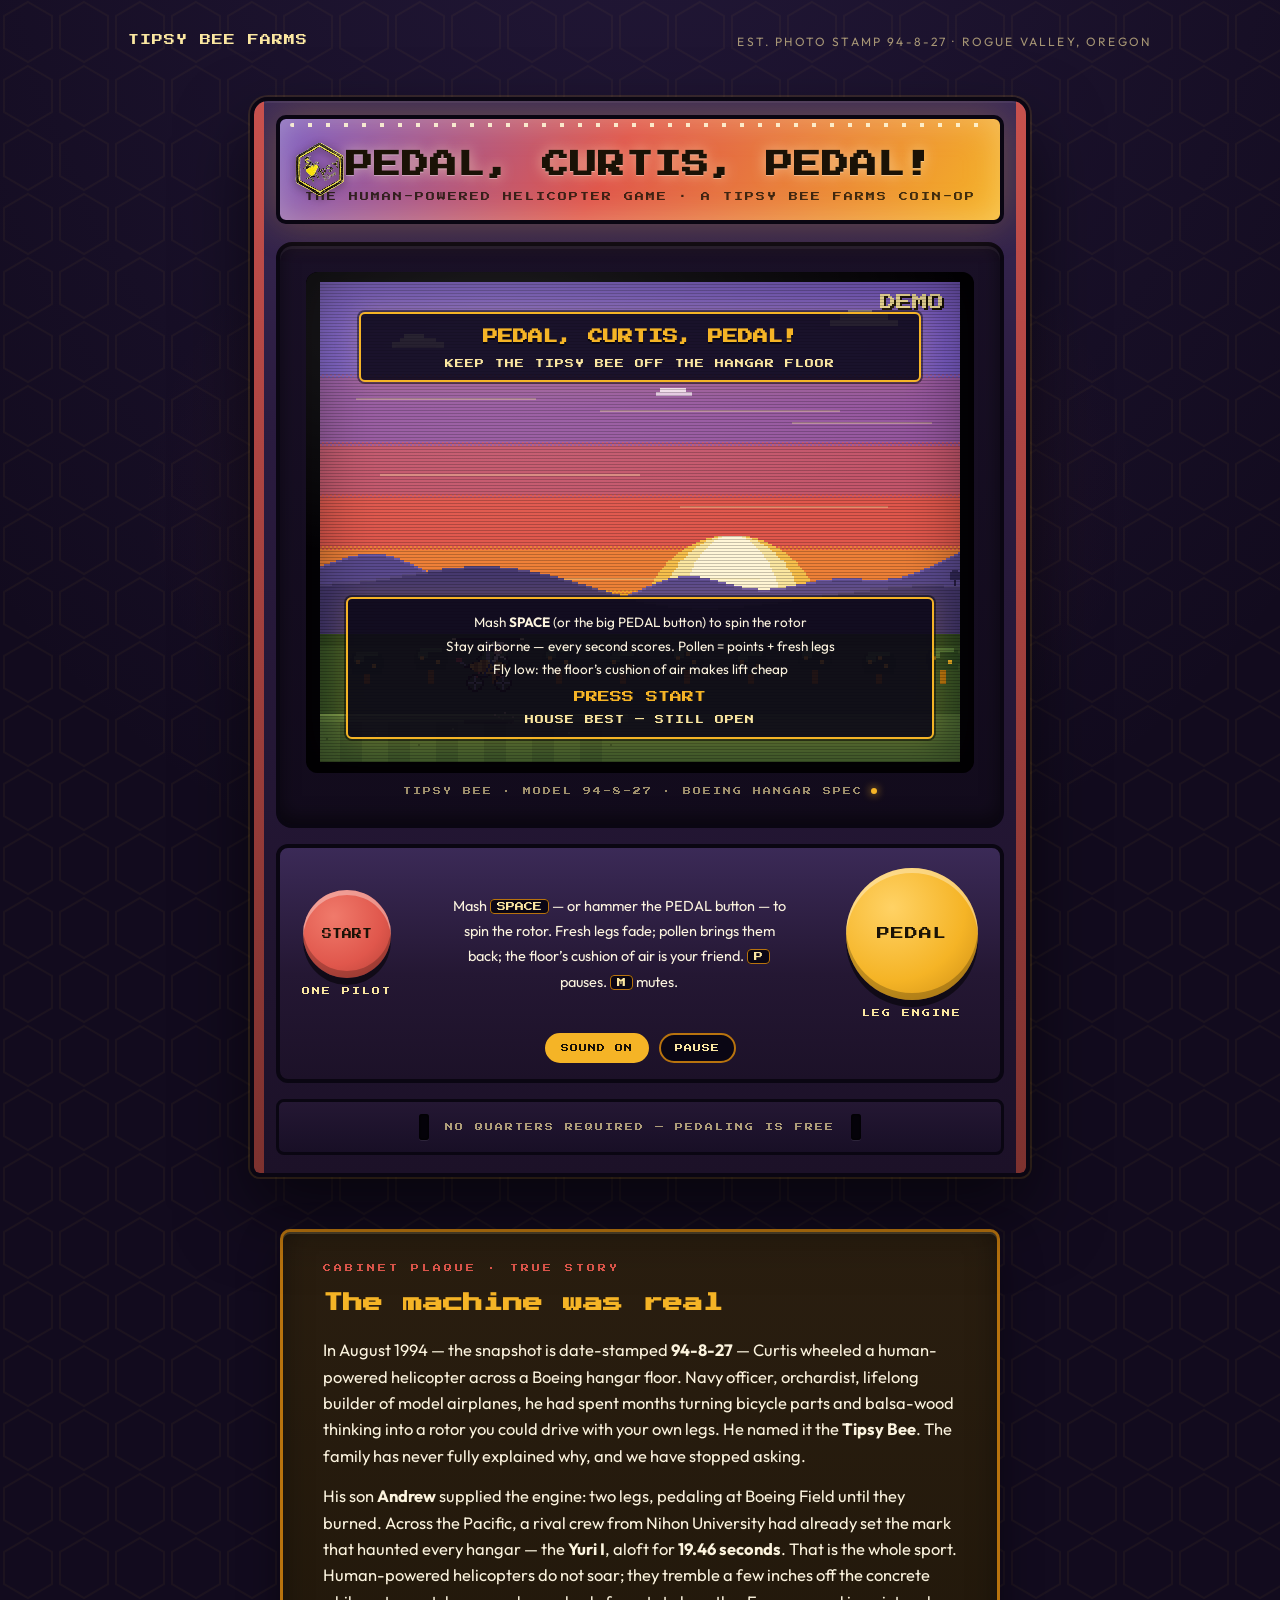
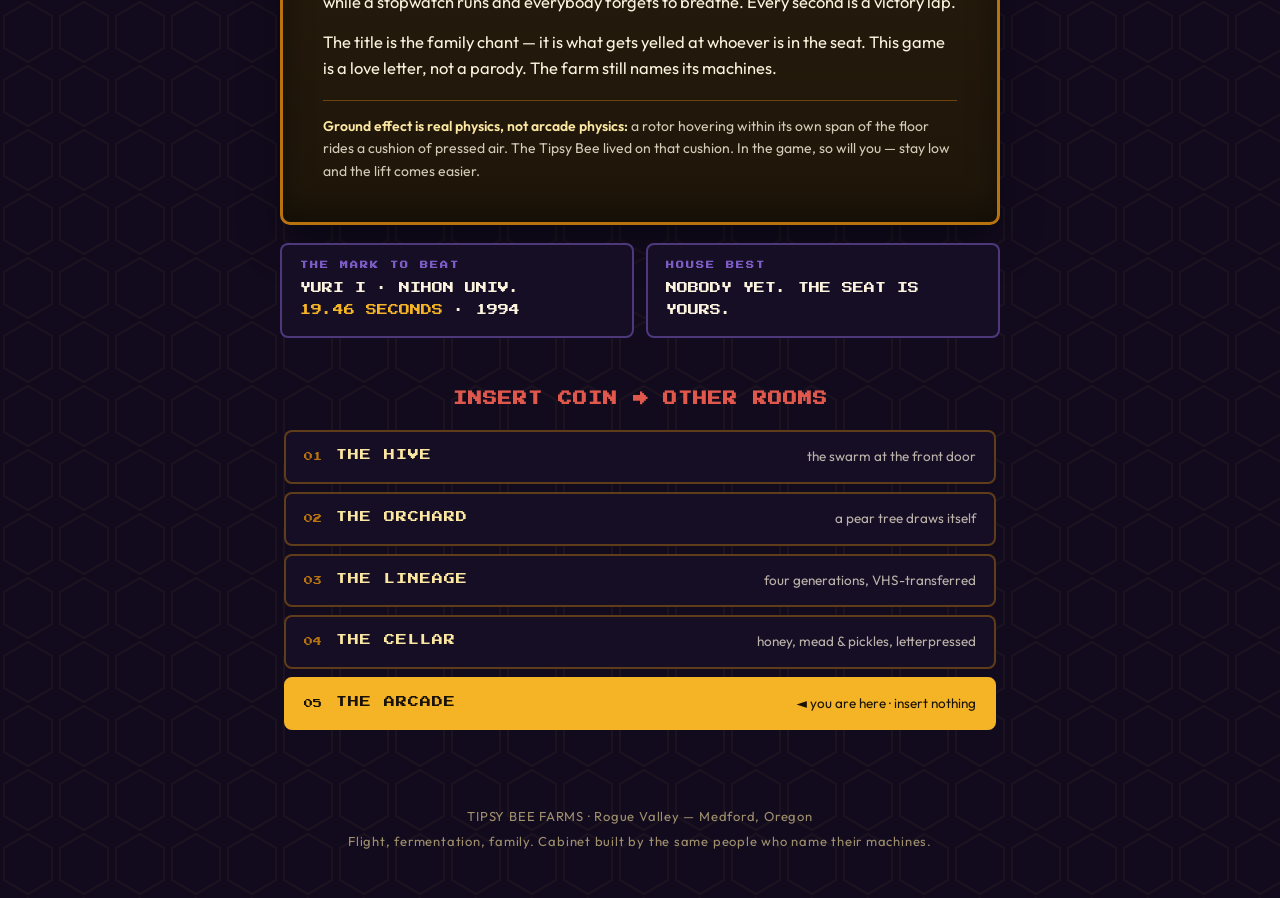
<file: arcade/index.html>
<!DOCTYPE html>
<html lang="en">
<head>
<meta charset="utf-8">
<meta name="viewport" content="width=device-width, initial-scale=1">
<title>PEDAL, CURTIS, PEDAL! — Tipsy Bee Farms Arcade</title>
<meta name="description" content="Pilot the Tipsy Bee, the human-powered helicopter Curtis really built. Pedal to hover, collect pollen, and outlast the 1994 Yuri I record. A playable love letter from Tipsy Bee Farms, Rogue Valley, Oregon.">
<link rel="icon" href="data:image/svg+xml,%3Csvg xmlns='http://www.w3.org/2000/svg' viewBox='0 0 16 16'%3E%3Cpath d='M8 1l6 3.5v7L8 15l-6-3.5v-7z' fill='%23F5B426'/%3E%3Crect x='5' y='6' width='6' height='2' fill='%231A1206'/%3E%3Crect x='5' y='9' width='6' height='2' fill='%231A1206'/%3E%3C/svg%3E">
<link rel="preconnect" href="https://fonts.googleapis.com">
<link rel="preconnect" href="https://fonts.gstatic.com" crossorigin>
<link href="https://fonts.googleapis.com/css2?family=Press+Start+2P&family=Outfit:wght@400;600;800&display=swap" rel="stylesheet">
<link rel="stylesheet" href="style.css">
</head>
<body>
<a class="skip" href="#cabinet">Skip to the game</a>

<header class="site-head">
  <a href="../">TIPSY BEE FARMS</a>
  <p class="meta">Est. photo stamp 94-8-27 · Rogue Valley, Oregon</p>
</header>

<main>
  <section class="cab-wrap" aria-label="The arcade cabinet" id="cabinet">
    <div class="cabinet">

      <div class="marquee">
        <span class="bulbs" aria-hidden="true"></span>
        <img src="../assets/brand/logo.png" alt="Tipsy Bee Farms hexagonal bee badge">
        <h1>PEDAL, CURTIS, PEDAL!</h1>
        <p class="tag">THE HUMAN-POWERED HELICOPTER GAME · A TIPSY BEE FARMS COIN-OP</p>
      </div>

      <div class="bezel">
        <div class="screen">
          <canvas id="game" width="320" height="240" role="img"
            aria-label="Tipsy Bee flight field: a pedal-powered helicopter hovering over a pixel Rogue Valley at sunset."></canvas>
          <div class="fx fx-scan" aria-hidden="true"></div>
          <div class="fx fx-vig" aria-hidden="true"></div>
          <div class="fx fx-glare" aria-hidden="true"></div>

          <div class="ov" id="ovAttract">
            <div class="panel att-top">
              <h2>PEDAL, CURTIS, PEDAL!</h2>
              <p class="sub">KEEP THE TIPSY BEE OFF THE HANGAR FLOOR</p>
            </div>
            <div aria-hidden="true"></div>
            <div class="panel att-bot">
              <ul>
                <li>Mash <strong>SPACE</strong> (or the big PEDAL button) to spin the rotor</li>
                <li>Stay airborne — every second scores. Pollen = points + fresh legs</li>
                <li>Fly low: the floor&rsquo;s cushion of air makes lift cheap</li>
              </ul>
              <p class="press blink">PRESS START</p>
              <p class="best" id="attractBest">HOUSE BEST — STILL OPEN</p>
            </div>
          </div>

          <div class="ov" id="ovPause" hidden>
            <div class="panel">
              <h2>PAUSED</h2>
              <p>The rotor waits. Your legs thank you.</p>
              <button class="btn-ui" id="btnResume" type="button">RESUME (P)</button>
            </div>
          </div>

          <div class="ov" id="ovOver" hidden>
            <div class="panel">
              <h2>FLIGHT OVER</h2>
              <dl class="stats">
                <dt>AIRTIME</dt><dd id="stTime">0.00s</dd>
                <dt>PEAK ALT</dt><dd id="stPeak">0 in</dd>
                <dt>POLLEN</dt><dd id="stPollen">0</dd>
                <dt>SCORE</dt><dd id="stScore">000000</dd>
                <dd class="beat" id="beatLine"></dd>
              </dl>
              <table class="hi-table">
                <caption>HANGAR RECORDS</caption>
                <tbody id="hiRows"></tbody>
              </table>
              <button class="btn-ui" id="btnRetry" type="button">FLY AGAIN</button>
            </div>
          </div>

          <div class="ov" id="ovEntry" hidden>
            <div class="panel">
              <h2>NEW HANGAR RECORD</h2>
              <p>Sign the fuselage, pilot.</p>
              <div class="slots">
                <label class="sr-only" for="ini1">First initial</label>
                <input id="ini1" maxlength="1" autocomplete="off" autocapitalize="characters" inputmode="text">
                <label class="sr-only" for="ini2">Second initial</label>
                <input id="ini2" maxlength="1" autocomplete="off" autocapitalize="characters" inputmode="text">
                <label class="sr-only" for="ini3">Third initial</label>
                <input id="ini3" maxlength="1" autocomplete="off" autocapitalize="characters" inputmode="text">
              </div>
              <p class="entry-hint">Type letters, or use ↑ ↓ to spin them like a proper cabinet.</p>
              <button class="btn-ui" id="btnOk" type="button">CARVE IT IN</button>
            </div>
          </div>

          <div class="sr-only" id="srStatus" role="status" aria-live="polite"></div>
        </div>
        <p class="bezel-badge">TIPSY BEE · MODEL 94-8-27 · BOEING HANGAR SPEC<span class="led" aria-hidden="true"></span></p>
      </div>

      <div class="deck">
        <div class="cluster">
          <button class="btn-round" id="btnStart" type="button">START</button>
          <span class="lbl">ONE PILOT</span>
        </div>
        <p class="deck-help" id="deckHelp">
          Mash <kbd>SPACE</kbd> — or hammer the PEDAL button — to spin the rotor.
          Fresh legs fade; pollen brings them back; the floor&rsquo;s cushion of air is your friend.
          <kbd>P</kbd> pauses. <kbd>M</kbd> mutes.
        </p>
        <div class="cluster">
          <button class="btn-round" id="btnPedal" type="button">PEDAL</button>
          <span class="lbl">LEG ENGINE</span>
        </div>
        <div class="pills">
          <button class="pill" id="btnMute" type="button" aria-pressed="true">SOUND ON</button>
          <button class="pill" id="btnPause" type="button">PAUSE</button>
        </div>
      </div>

      <div class="coin">
        <span class="slot" aria-hidden="true"></span>
        <p>NO QUARTERS REQUIRED — PEDALING IS FREE</p>
        <span class="slot" aria-hidden="true"></span>
      </div>

    </div>
  </section>

  <section class="plaque" aria-labelledby="storyHead">
    <p class="kicker">CABINET PLAQUE · TRUE STORY</p>
    <h2 id="storyHead">The machine was real</h2>
    <p>
      In August 1994 — the snapshot is date-stamped <strong>94-8-27</strong> — Curtis wheeled a
      human-powered helicopter across a Boeing hangar floor. Navy officer, orchardist, lifelong
      builder of model airplanes, he had spent months turning bicycle parts and balsa-wood thinking
      into a rotor you could drive with your own legs. He named it the <strong>Tipsy Bee</strong>.
      The family has never fully explained why, and we have stopped asking.
    </p>
    <p>
      His son <strong>Andrew</strong> supplied the engine: two legs, pedaling at Boeing Field until they
      burned. Across the Pacific, a rival crew from Nihon University had already set the mark that
      haunted every hangar — the <strong>Yuri I</strong>, aloft for <strong>19.46 seconds</strong>.
      That is the whole sport. Human-powered helicopters do not soar; they tremble a few inches off
      the concrete while a stopwatch runs and everybody forgets to breathe. Every second is a victory lap.
    </p>
    <p>
      The title is the family chant — it is what gets yelled at whoever is in the seat.
      This game is a love letter, not a parody. The farm still names its machines.
    </p>
    <p class="foot">
      <strong>Ground effect is real physics, not arcade physics:</strong> a rotor hovering within its
      own span of the floor rides a cushion of pressed air. The Tipsy Bee lived on that cushion.
      In the game, so will you — stay low and the lift comes easier.
    </p>
  </section>

  <section class="records" aria-label="Records">
    <div class="card">
      <h3>THE MARK TO BEAT</h3>
      <p>YURI I · NIHON UNIV.<br><span>19.46 SECONDS</span> · 1994</p>
    </div>
    <div class="card">
      <h3>HOUSE BEST</h3>
      <p id="plaqueBest">NOBODY YET. THE SEAT IS YOURS.</p>
    </div>
  </section>
</main>

<nav class="rooms" aria-label="The other Tipsy Bee rooms">
  <h2>INSERT COIN → OTHER ROOMS</h2>
  <ol>
    <li><a href="../hive/"><span class="num">01</span><span class="name">THE HIVE</span><span class="tag">the swarm at the front door</span></a></li>
    <li><a href="../orchard/"><span class="num">02</span><span class="name">THE ORCHARD</span><span class="tag">a pear tree draws itself</span></a></li>
    <li><a href="../lineage/"><span class="num">03</span><span class="name">THE LINEAGE</span><span class="tag">four generations, VHS-transferred</span></a></li>
    <li><a href="../cellar/"><span class="num">04</span><span class="name">THE CELLAR</span><span class="tag">honey, mead &amp; pickles, letterpressed</span></a></li>
    <li><a href="../arcade/" aria-current="page"><span class="num">05</span><span class="name">THE ARCADE</span><span class="tag">◄ you are here · insert nothing</span></a></li>
  </ol>
</nav>

<footer>
  <p>TIPSY BEE FARMS · Rogue Valley — Medford, Oregon</p>
  <p>Flight, fermentation, family. Cabinet built by the same people who name their machines.</p>
</footer>

<script src="game.js" defer></script>
</body>
</html>
</file>
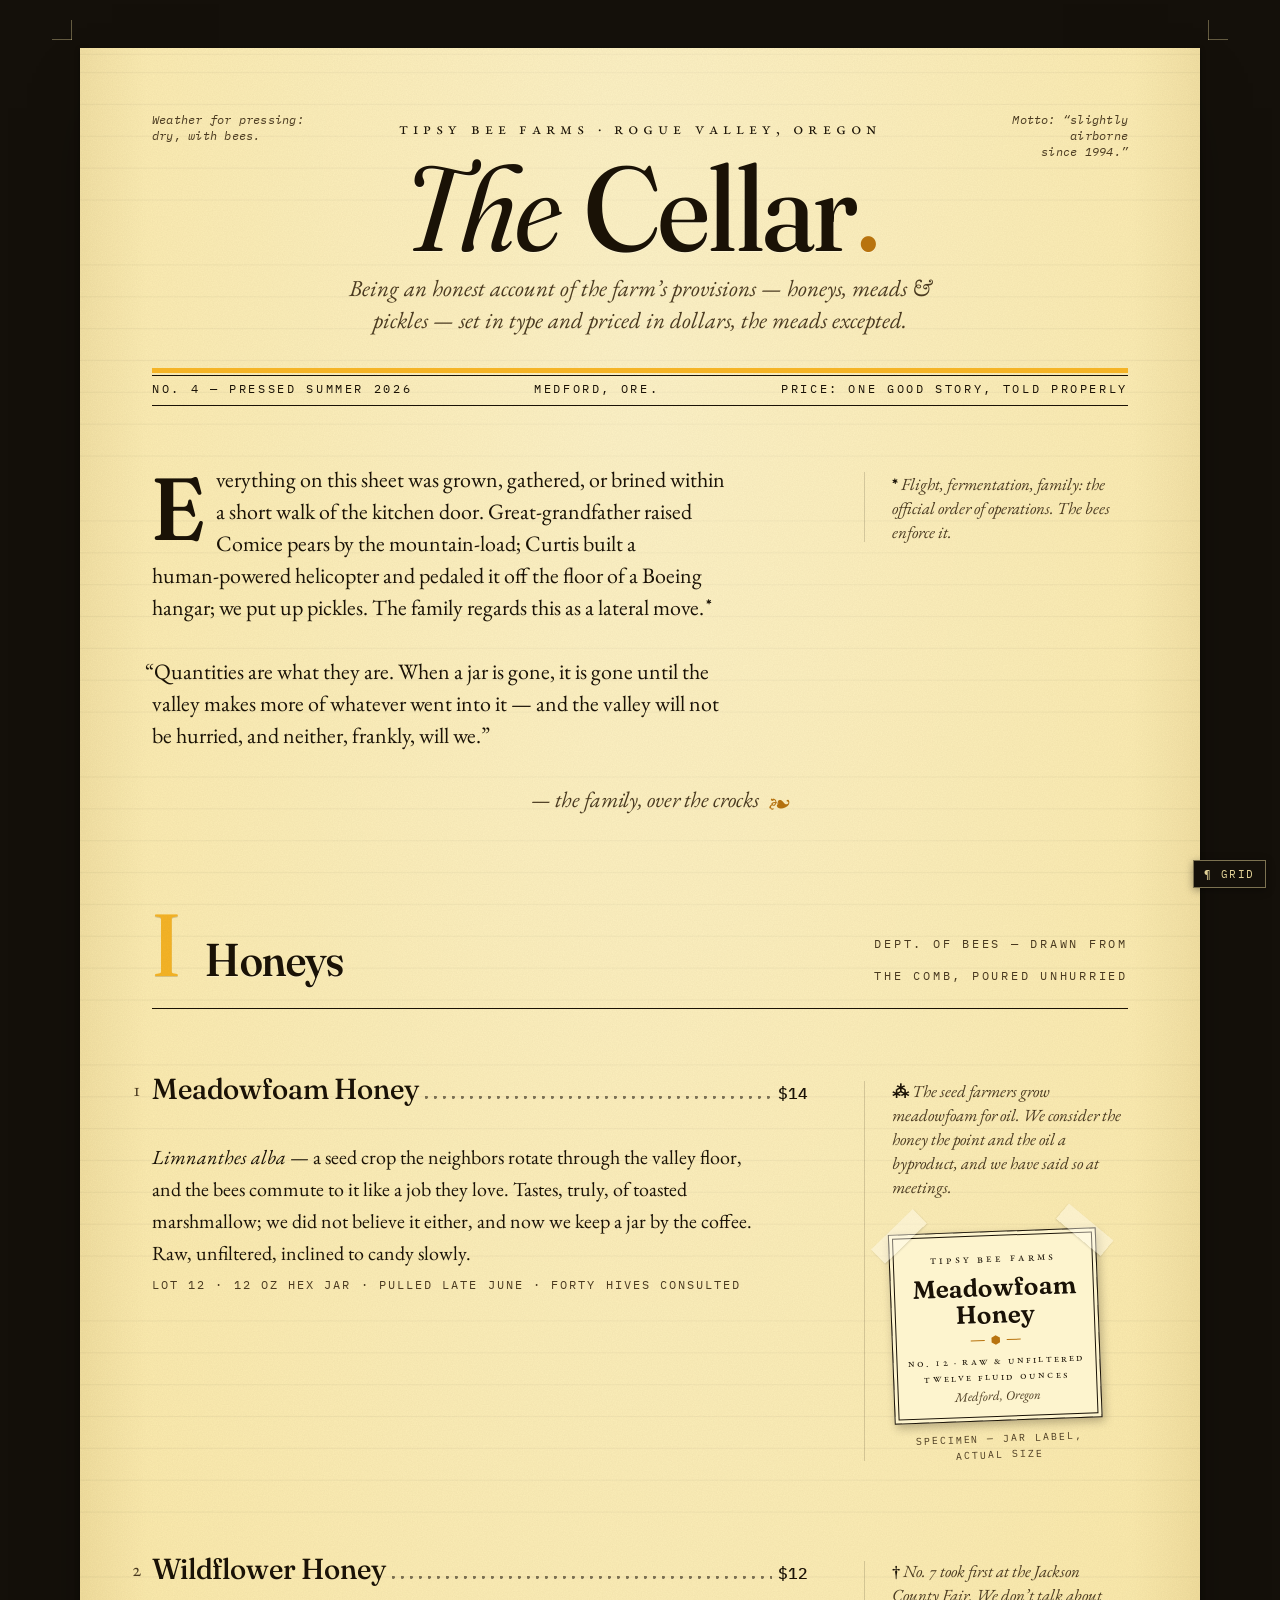
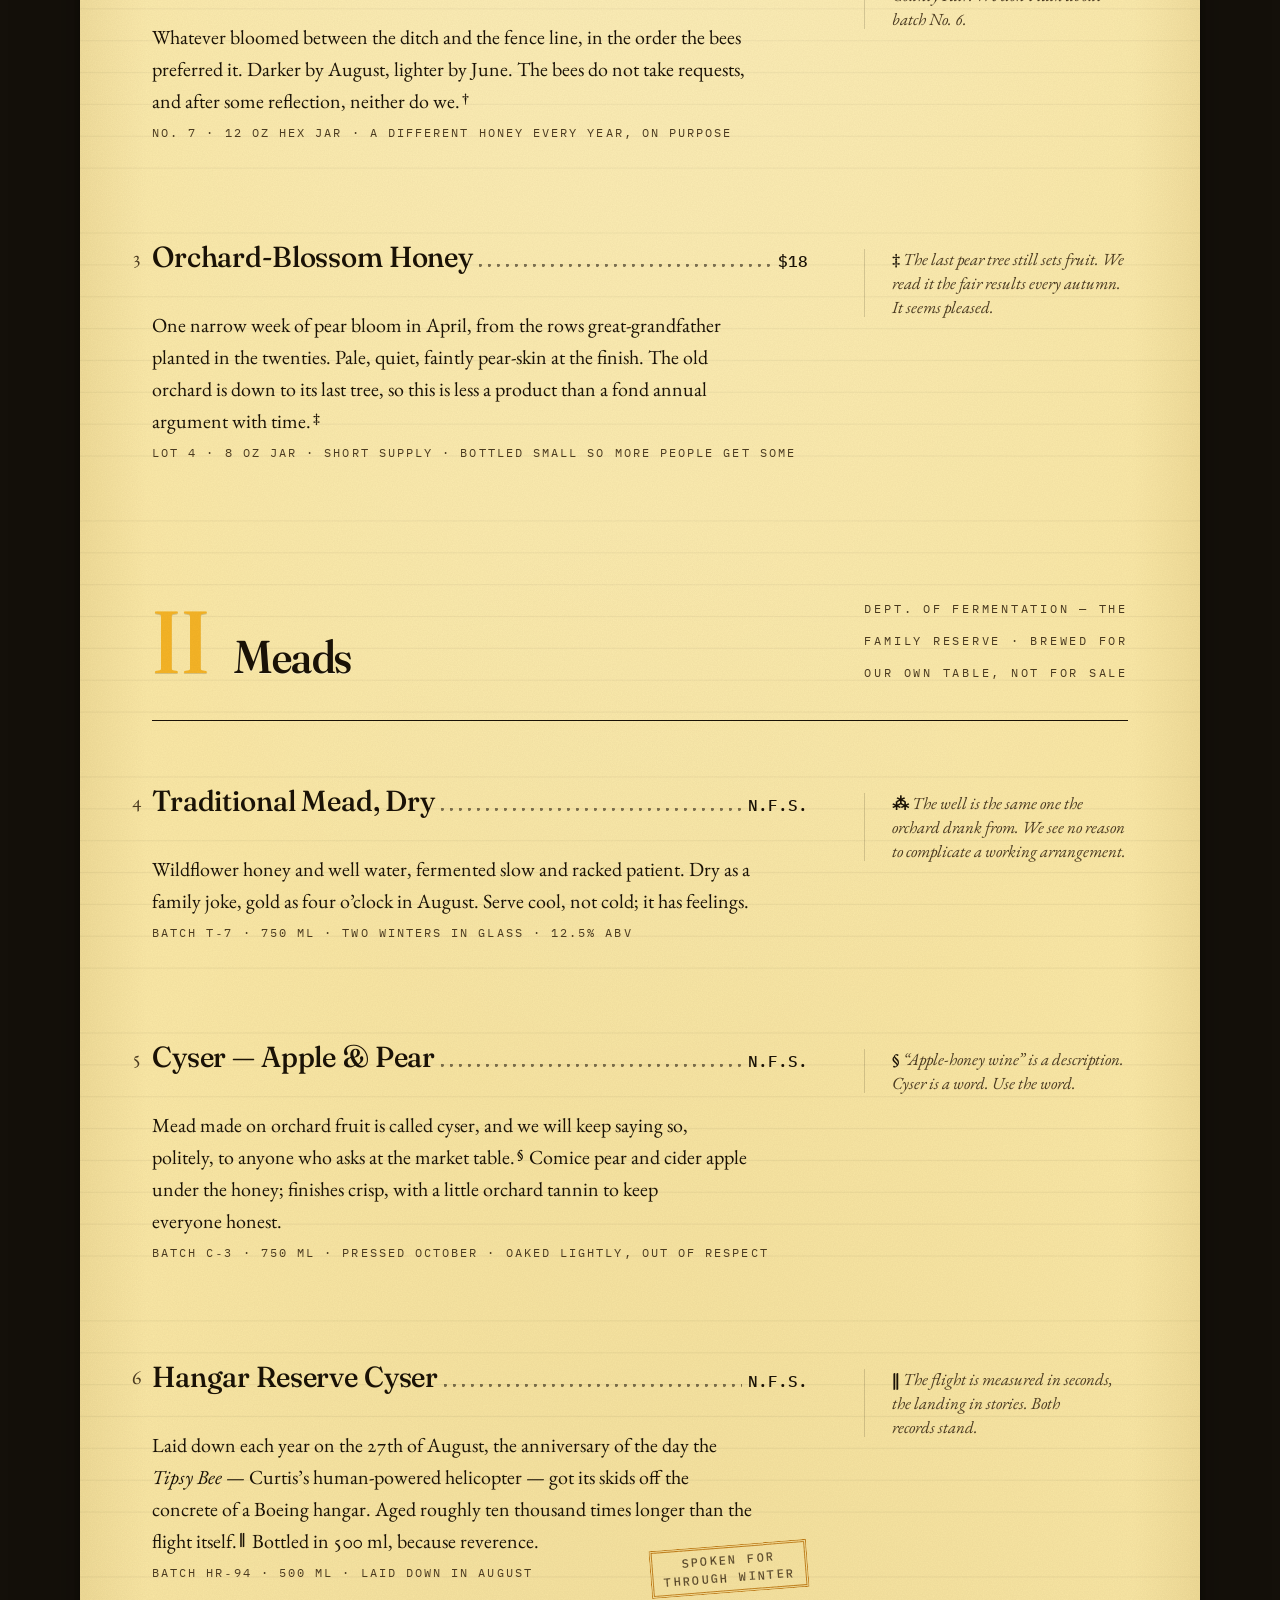
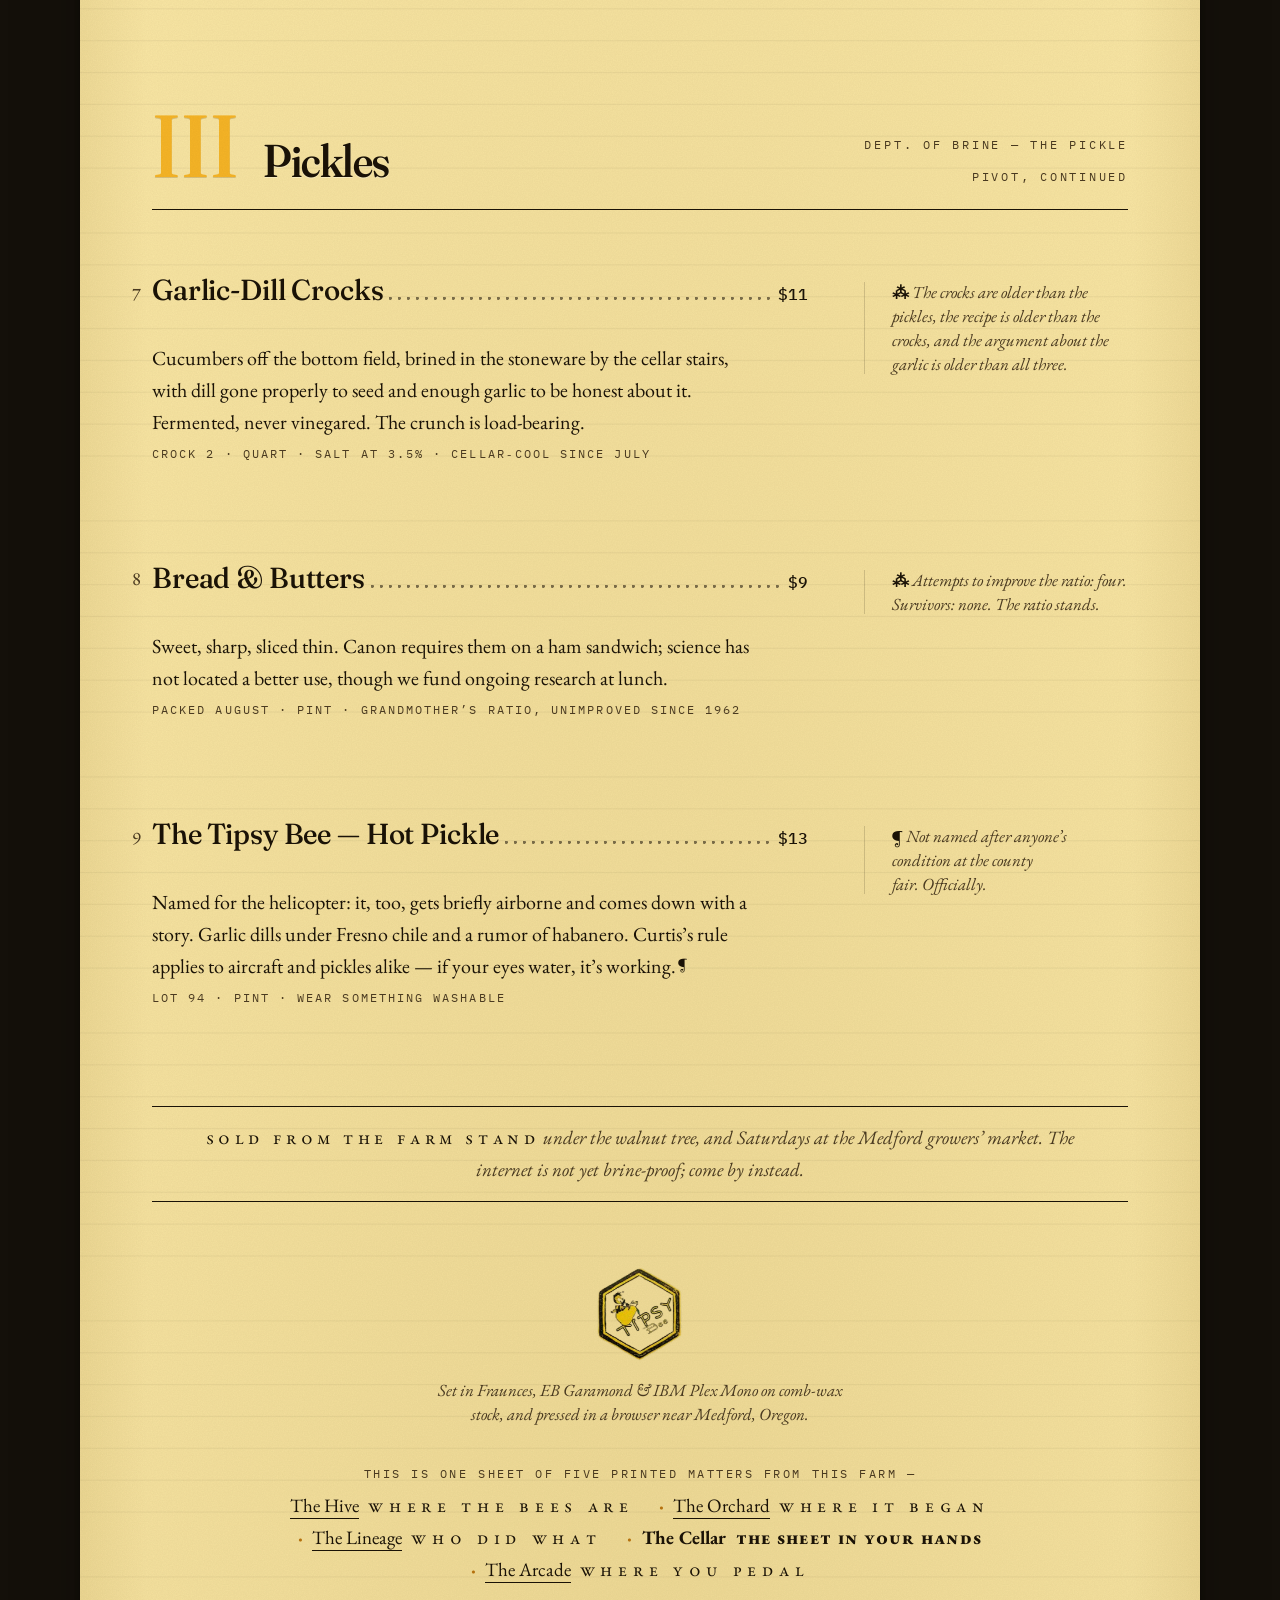
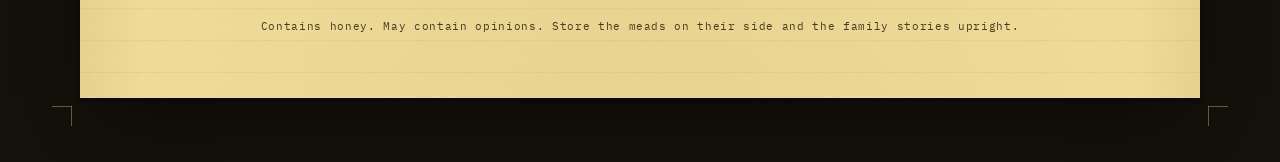
<file: cellar/index.html>
<!DOCTYPE html>
<html lang="en">
<head>
<meta charset="utf-8">
<meta name="viewport" content="width=device-width, initial-scale=1">
<title>The Cellar · Tipsy Bee Farms — Honeys, Meads &amp; Pickles</title>
<meta name="description" content="The larder list of Tipsy Bee Farms, Rogue Valley, Oregon: honey varietals and pickles set in type and priced in dollars — and the family’s mead reserve, which is not.">
<meta name="theme-color" content="#FAE8A6">
<link rel="icon" href="data:image/svg+xml,%3Csvg xmlns='http://www.w3.org/2000/svg' viewBox='0 0 32 32'%3E%3Cpath d='M16 2 28 9v14L16 30 4 23V9Z' fill='%23F5B426'/%3E%3Cpath d='M16 6 24.5 11v10L16 26 7.5 21V11Z' fill='%231A1206'/%3E%3C/svg%3E">
<link rel="preconnect" href="https://fonts.googleapis.com">
<link rel="preconnect" href="https://fonts.gstatic.com" crossorigin>
<link href="https://fonts.googleapis.com/css2?family=Fraunces:ital,opsz,wght,SOFT@0,9..144,300..900,0..100;1,9..144,300..900,0..100&family=EB+Garamond:ital,wght@0,400..800;1,400..800&family=IBM+Plex+Mono:ital,wght@0,400;0,500;1,400;1,500&display=swap" rel="stylesheet">
<style>
/* ============================================================
   THE CELLAR — a letterpress broadsheet for Tipsy Bee Farms
   Baseline unit: 32px desktop / 28px mobile. Everything sits on it.
   ============================================================ */
:root{
  --bl: 32px;                 /* the baseline unit — the whole sheet obeys it */
  --rule-shift: 24px;         /* where the printed ruling meets the type baseline */
  --paper:  #FAE8A6;
  --paper-hi:#FDF3CB;
  --paper-lo:#EFDA8F;
  --ink:    #1A1206;
  --ink-soft:#4A3A20;
  --ink-faint: rgba(26,18,6,.16);
  --honey:  #F5B426;
  --amber:  #B8730E;
  --desk:   #14100A;
  --marg: 264px;              /* the footnote margin column */
  --gutter: 56px;
  --ease-press: cubic-bezier(.22,.9,.24,1);      /* the platen coming down */
  --ease-lift:  cubic-bezier(.34,1.25,.4,1);     /* the platen coming up   */
  --dur: .38s;
}
*,*::before,*::after{ box-sizing:border-box; margin:0; padding:0 }
html{ background: var(--desk); scroll-behavior:smooth }
html, body{ overflow-x: clip }
body{
  font-family:'EB Garamond', Georgia, serif;
  font-size:20px; line-height: var(--bl);
  color: var(--ink);
  font-variant-numeric: oldstyle-nums;
  font-kerning: normal;
  text-rendering: optimizeLegibility;
  -webkit-font-smoothing: antialiased;
  padding: calc(var(--bl)*1.5) 24px calc(var(--bl)*2);
}
@media (prefers-reduced-motion: reduce){
  html{ scroll-behavior:auto }
  *, *::before, *::after{ transition-duration:.01ms !important; animation-duration:.01ms !important }
}
::selection{ background: var(--honey); color: var(--ink) }

/* ---------- the sheet on the desk ---------- */
.press{ position:relative; max-width:1120px; margin:0 auto }
.sheet{
  position:relative;
  background-color: var(--paper);
  background-image:
    /* press-bed vignette: uneven inking toward the edges */
    radial-gradient(130% 90% at 50% 6%, rgba(255,251,232,.5), transparent 55%),
    radial-gradient(140% 120% at 50% 108%, rgba(148,110,28,.14), transparent 55%),
    linear-gradient(90deg, rgba(148,110,28,.10), transparent 6%, transparent 94%, rgba(148,110,28,.10)),
    /* the baseline ruling — faint ledger lines every var(--bl) */
    repeating-linear-gradient(to bottom,
      var(--ruling, rgba(26,18,6,.05)) 0 1px, transparent 1px var(--bl));
  background-position: 0 0, 0 0, 0 0, 0 var(--rule-shift);
  box-shadow:
    0 2px 5px rgba(0,0,0,.4),
    0 28px 70px -32px rgba(0,0,0,.65);
  padding: calc(var(--bl)*2) 72px calc(var(--bl)*2);
}
body.grid-on .sheet{ --ruling: rgba(26,18,6,.20) }
/* paper grain — SVG turbulence, ink-toned, very quiet */
.sheet::before{
  content:''; position:absolute; inset:0; pointer-events:none;
  background-image:url("data:image/svg+xml,%3Csvg xmlns='http://www.w3.org/2000/svg' width='260' height='260'%3E%3Cfilter id='g'%3E%3CfeTurbulence type='fractalNoise' baseFrequency='0.8' numOctaves='2' stitchTiles='stitch'/%3E%3CfeColorMatrix values='0 0 0 0 0.12 0 0 0 0 0.08 0 0 0 0 0.02 0 0 0 0.06 0'/%3E%3C/filter%3E%3Crect width='260' height='260' filter='url(%23g)'/%3E%3C/svg%3E");
  mix-blend-mode: multiply;
}
/* crop marks on the desk, outside the trim */
.crop{ position:absolute; width:20px; height:20px; pointer-events:none }
.crop::before,.crop::after{ content:''; position:absolute; background:rgba(250,232,166,.35) }
.crop::before{ width:20px; height:1px }
.crop::after{ width:1px; height:20px }
.crop.tl{ top:-28px; left:-28px }        .crop.tl::before{ bottom:0 } .crop.tl::after{ right:0 }
.crop.tr{ top:-28px; right:-28px }       .crop.tr::before{ bottom:0 } .crop.tr::after{ left:0 }
.crop.bl{ bottom:-28px; left:-28px }     .crop.bl::before{ top:0 }    .crop.bl::after{ right:0 }
.crop.br{ bottom:-28px; right:-28px }    .crop.br::before{ top:0 }    .crop.br::after{ left:0 }

/* ---------- shared type ---------- */
.sc{
  font-family:'EB Garamond', Georgia, serif;
  font-variant-caps: all-small-caps;
  font-feature-settings: 'smcp' 1, 'c2sc' 1;
  letter-spacing:.3em;
}
.mono{
  font-family:'IBM Plex Mono', ui-monospace, monospace;
  font-variant-numeric: lining-nums;
}
a{ color:inherit }
a:focus-visible, button:focus-visible{
  outline: 2px solid var(--ink); outline-offset: 3px; border-radius:1px;
}

/* ---------- masthead ---------- */
.masthead{ position:relative; text-align:center }
.ear{
  position:absolute; top:0; width:22ch;
  font-family:'IBM Plex Mono', monospace; font-style:italic;
  font-size:11.5px; line-height:16px; letter-spacing:.02em;
  color: var(--ink-soft);
}
.ear.left{ left:0; text-align:left }
.ear.right{ right:0; text-align:right }
.masthead .kicker{
  font-size:17px; line-height: var(--bl); color: var(--ink);
  margin-bottom: 0;
}
.nameplate{
  font-family:'Fraunces', serif;
  font-variation-settings:'opsz' 144, 'wght' 460, 'SOFT' 40;
  font-weight:460;
  font-size:120px; line-height: calc(var(--bl)*4);
  letter-spacing:-.015em;
  text-shadow: 0 1px 0 rgba(255,251,232,.5); /* the impression */
}
.nameplate em{
  font-style:italic;
  font-variation-settings:'opsz' 144, 'wght' 380, 'SOFT' 40;
  margin-right:.06em;
}
.nameplate .full-stop{ color: var(--amber) }
.masthead .sub{
  font-style:italic; font-size:23px; line-height: var(--bl);
  color: var(--ink-soft);
  max-width:56ch; margin:0 auto;
}
.edition{
  margin-top: var(--bl);
  margin-bottom: -6px; /* the 6px of border rules, given back so the grid re-syncs below */
  border-top: 5px solid var(--honey);
  border-bottom: 1px solid var(--ink);
  position:relative;
}
.edition::before{
  content:''; position:absolute; top:2px; left:0; right:0;
  border-top:1px solid var(--ink);
}
.edition p{
  font-family:'IBM Plex Mono', monospace;
  font-size:12px; line-height: var(--bl);
  letter-spacing:.22em; text-transform:uppercase;
  display:flex; justify-content:space-between; gap:1ch; flex-wrap:wrap;
}
.edition span{ white-space:nowrap }

/* ---------- preface ---------- */
.preface{
  display:grid;
  grid-template-columns: 1fr var(--marg);
  column-gap: var(--gutter);
  padding-top: calc(var(--bl)*2);
}
.preface .inner{ grid-column:1; max-width:58ch }
.preface .margin{ grid-column:2; grid-row:1; padding-top:8px }
.preface p{ font-size:22px; line-height: var(--bl) }
.preface .inner p + p{ margin-top: var(--bl) }
.hangq{ text-indent:-.62ch }
@supports (hanging-punctuation: first){
  .hangq{ text-indent:0; hanging-punctuation: first }
}
.preface .drop::first-letter{
  font-family:'Fraunces', serif;
  font-weight:600;
  font-variation-settings:'opsz' 144, 'wght' 600, 'SOFT' 60;
  float:left;
  font-size: calc(var(--bl)*3 - 8px);
  line-height: calc(var(--bl)*3 - 20px);
  padding: 6px 12px 0 0;
  color: var(--ink);
}
.signoff{
  grid-column:1;
  font-style:italic; text-align:right; color:var(--ink-soft);
  max-width:58ch; width:100%; margin-top: var(--bl);
  font-size:22px; line-height:var(--bl);
}
.signoff .fleuron{ color: var(--amber); font-style:normal }

/* ---------- departments ---------- */
.dept{ padding-top: calc(var(--bl)*3) }
.dept-head{
  display:grid;
  grid-template-columns: 1fr var(--marg);
  column-gap: var(--gutter);
  align-items:end;
  border-bottom:1px solid var(--ink);
  padding-bottom: calc(var(--bl) - 1px);
}
.dept-title{ display:flex; align-items:baseline; gap:24px }
.dept-no{
  font-family:'Fraunces', serif;
  font-variation-settings:'opsz' 144, 'wght' 500, 'SOFT' 30;
  font-size:88px; line-height: calc(var(--bl)*2);
  color: var(--honey);
  text-shadow: 0 1px 0 rgba(120,84,10,.25);
}
.dept-head h2{
  font-family:'Fraunces', serif;
  font-variation-settings:'opsz' 144, 'wght' 560, 'SOFT' 40;
  font-weight:560;
  font-size:46px; line-height: calc(var(--bl)*2);
  letter-spacing:-.01em;
  text-shadow: 0 1px 0 rgba(255,251,232,.45);
}
.dept-kicker{
  font-family:'IBM Plex Mono', monospace;
  font-size:11.5px; line-height:calc(var(--bl)*1);
  letter-spacing:.24em; text-transform:uppercase;
  color: var(--ink-soft);
  text-align:right;
}

/* ---------- entries ---------- */
.entry{
  display:grid;
  grid-template-columns: 1fr var(--marg);
  column-gap: var(--gutter);
  padding-top: calc(var(--bl)*2); /* full grid units only — the ruling must hold */
}
.entry .body{ position:relative }
.entry .ordinal{
  position:absolute; left:-46px; top:0; width:36px;
  text-align:right;
  font-size:20px; line-height: var(--bl);
  color: var(--ink-soft);
  font-variant-numeric: oldstyle-nums;
}
.entry h3{
  display:flex; align-items:baseline; gap:.55ch;
  font-weight:inherit;
}
.entry .name{
  font-family:'Fraunces', serif;
  font-variation-settings:'opsz' 60, 'wght' 500, 'SOFT' 24;
  font-weight:500;
  font-size:29px; line-height: var(--bl);
  letter-spacing:-.005em;
  transition: text-shadow var(--dur) var(--ease-press), transform var(--dur) var(--ease-press);
}
.entry .leader{
  flex:1 1 3ch; min-width:3ch; height:.75em; align-self:baseline;
  background-image: radial-gradient(circle at 1.3px 1.3px, rgba(26,18,6,.55) 1.3px, transparent 1.9px);
  background-size: 9px 3px; background-repeat: repeat-x;
  background-position: 0 100%;
}
.entry .price{
  font-family:'IBM Plex Mono', monospace; font-weight:500;
  font-size:16px; line-height: var(--bl);
  transition: transform var(--dur) var(--ease-press), text-shadow var(--dur) var(--ease-press);
}
.entry .desc{ margin-top: var(--bl); max-width:60ch }
.entry .batch{
  font-family:'IBM Plex Mono', monospace;
  font-size:11.5px; line-height: var(--bl);
  letter-spacing:.18em; text-transform:uppercase;
  color: var(--ink-soft);
}
/* the letterpress deboss on hover: ink squashes, type presses in */
.entry:hover .name, .entry:focus-within .name{
  text-shadow:
    0 1px 0 rgba(255,251,232,.55),
    0 0 .5px currentColor, 0 0 1px rgba(26,18,6,.4);
  transform: translateY(.5px);
  transition-timing-function: var(--ease-lift);
}
.entry:hover .price, .entry:focus-within .price{
  text-shadow: 0 1px 0 rgba(255,251,232,.55), 0 0 .5px currentColor;
  transform: translateY(.5px);
}
/* footnote reference marks */
.fnref{
  text-decoration:none; font-weight:700;
  font-size:.72em; vertical-align:.32em; line-height:0;
  padding:.1em .15em;
  transition: color var(--dur) var(--ease-press), background-color var(--dur) var(--ease-press);
}
.fnref:hover{ background-color: rgba(245,180,38,.35) }

/* ---------- margin notes ---------- */
.margin{
  position:relative; padding-left:28px;
  align-self:start;
  font-style:italic; font-size:17px; line-height:24px;
  color: var(--ink-soft);
  padding-top: 6px; /* first line optically level with the entry name */
  transition: color var(--dur) var(--ease-press);
}
.margin::before{
  content:''; position:absolute; left:0; top:8px; bottom:2px;
  border-left:1px solid var(--ink-faint);
  transition: border-color var(--dur) var(--ease-press);
}
.margin .mark{ font-style:normal; font-weight:700; color:var(--ink); padding-right:.35ch }
.entry:hover .margin, .entry:focus-within .margin,
.entry:has(.fnref:hover) .margin{ color: var(--ink) }
.entry:hover .margin::before, .entry:has(.fnref:hover) .margin::before{ border-color: var(--amber) }
.margin:target{ color: var(--ink) }
.margin:target::before{ border-color: var(--amber) }

/* ---------- the tipped-in specimen ---------- */
.specimen{
  margin-top: var(--bl);
  width: 208px;
  position:relative;
  transform: rotate(-2.1deg);
  transition: transform var(--dur) var(--ease-lift), filter var(--dur) var(--ease-press);
}
.specimen:hover{ transform: rotate(-.7deg) translateY(-1px) }
.specimen .label{
  position:relative;
  background: #FDF4CE;
  border: 1px solid var(--ink);
  box-shadow:
    inset 0 0 0 3px #FDF4CE,
    inset 0 0 0 4px var(--ink),
    2px 4px 10px rgba(26,18,6,.28);
  padding: 18px 12px 16px;
  text-align:center;
  font-style: normal;
  color: var(--ink);
}
.specimen .l-farm{ font-size:12px; line-height:16px; letter-spacing:.26em }
.specimen .l-name{
  font-family:'Fraunces', serif;
  font-variation-settings:'opsz' 40, 'wght' 620, 'SOFT' 55;
  font-weight:620;
  font-size:25px; line-height:27px;
  margin: 8px 0 6px;
  text-shadow: 0 1px 0 rgba(255,251,232,.5);
}
.specimen .l-hex{ display:block; margin: 2px auto; width:54px; height:12px; color:var(--amber) }
.specimen .l-meta{ font-size:11px; line-height:16px; letter-spacing:.2em; margin-top:6px }
.specimen .l-meta + .l-meta{ margin-top:0 }
.specimen .l-town{ font-style:italic; font-size:13px; line-height:16px; margin-top:4px; color:var(--ink-soft) }
/* matte tape, two corners */
.specimen::before, .specimen::after{
  content:''; position:absolute; width:58px; height:20px;
  background: rgba(255,253,244,.42);
  box-shadow: 0 1px 2px rgba(26,18,6,.14);
  z-index:1;
}
.specimen::before{ top:-8px; left:-18px; transform: rotate(-42deg) }
.specimen::after{ top:-8px; right:-18px; transform: rotate(42deg) }
.specimen figcaption{
  font-family:'IBM Plex Mono', monospace;
  font-style:normal; font-size:10px; line-height:16px;
  letter-spacing:.2em; text-transform:uppercase;
  color: var(--ink-soft);
  text-align:center; margin-top:10px;
}

/* the SPOKEN FOR stamp — rubber-stamped beside the batch line */
.stamp{
  position:absolute; right:0; bottom:-4px;
  transform: rotate(-4.5deg);
  border: 3px double var(--amber);
  padding: 3px 10px;
  font-family:'IBM Plex Mono', monospace; font-weight:500;
  font-size:12px; line-height:18px; letter-spacing:.2em; text-transform:uppercase;
  color: var(--ink-soft);
  text-align:center;
  mask-image: url("data:image/svg+xml,%3Csvg xmlns='http://www.w3.org/2000/svg' width='120' height='120'%3E%3Cfilter id='s'%3E%3CfeTurbulence type='fractalNoise' baseFrequency='0.5' numOctaves='2' stitchTiles='stitch'/%3E%3CfeColorMatrix values='0 0 0 0 1 0 0 0 0 1 0 0 0 0 1 0 0 0 .5 .62'/%3E%3C/filter%3E%3Crect width='120' height='120' filter='url(%23s)'/%3E%3C/svg%3E");
  mask-size:120px 120px;
}

/* ---------- ornaments ---------- */
.orn{ display:block; margin: calc(var(--bl)*1.5) auto 0; width:120px; height:calc(var(--bl)*1); color:var(--amber) }
.notice{
  margin-top: calc(var(--bl)*2);
  text-align:center;
  border-top:1px solid var(--ink);
  border-bottom:1px solid var(--ink);
  padding: calc(var(--bl)*.5 - 1px) 24px;
}
.notice p{ font-size:19px; line-height:var(--bl); font-style:italic; color:var(--ink-soft); }
.notice .sc{ font-style:normal; letter-spacing:.24em; color:var(--ink) }

/* ---------- colophon / nav ---------- */
.colophon{
  margin-top: calc(var(--bl)*2);
  text-align:center;
}
.colophon .pressmark{
  display:block; margin: 0 auto;
  height: calc(var(--bl)*3); width:auto;
  mix-blend-mode: multiply;
}
.colophon .setnote{
  font-size:17px; line-height:24px; font-style:italic; color:var(--ink-soft);
  max-width:52ch; margin: calc(var(--bl)*.5) auto 0;
}
.sheets-nav{ margin-top: var(--bl) }
.sheets-nav p{
  font-family:'IBM Plex Mono', monospace;
  font-size:11.5px; line-height:var(--bl); letter-spacing:.22em; text-transform:uppercase;
  color:var(--ink-soft);
}
.sheets-nav ul{
  list-style:none;
  display:flex; flex-wrap:wrap; justify-content:center;
  column-gap:2.5ch; row-gap:0;
}
.sheets-nav li{
  font-size:19px; line-height:var(--bl);
  display:flex; align-items:baseline; gap:1ch;
}
.sheets-nav li + li::before{ content:'·'; color:var(--amber); font-weight:700 }
.sheets-nav a{
  text-decoration:none;
  background: linear-gradient(currentColor, currentColor) no-repeat 0 calc(100% - 3px) / 100% 1px;
  transition: background-size var(--dur) var(--ease-press), transform var(--dur) var(--ease-lift), text-shadow var(--dur) var(--ease-press);
}
.sheets-nav a:hover{
  background-size:100% 3px;
  transform: translateY(.5px);
  text-shadow: 0 1px 0 rgba(255,251,232,.55), 0 0 .5px currentColor;
}
.sheets-nav .here{
  font-weight:700;
}
.sheets-nav .here .sc{ letter-spacing:.06em }
.fineprint{
  margin-top: var(--bl);
  font-family:'IBM Plex Mono', monospace;
  font-size:11px; line-height:16px; letter-spacing:.06em;
  color: var(--ink-soft);
}

/* ---------- the pressman's grid toggle ---------- */
.grid-toggle{
  position:fixed; right:14px; bottom:12px; z-index:5;
  font-family:'IBM Plex Mono', monospace; font-size:11px; letter-spacing:.14em;
  text-transform:uppercase;
  color: rgba(250,232,166,.9);
  background: var(--desk);
  border:1px solid rgba(250,232,166,.45);
  padding:6px 10px;
  cursor:pointer;
  box-shadow: 0 2px 8px rgba(0,0,0,.35);
  transition: color var(--dur) var(--ease-press), border-color var(--dur) var(--ease-press), background-color var(--dur) var(--ease-press);
}
.grid-toggle:hover{ color:var(--desk); background:rgba(250,232,166,.92); border-color:rgba(250,232,166,.92) }
.grid-toggle[aria-pressed="true"]{ color:var(--desk); background:var(--honey); border-color:var(--honey) }

/* skip link */
.skip{
  position:absolute; left:-9999px; top:0;
  font-family:'IBM Plex Mono', monospace; font-size:13px;
  background:var(--ink); color:var(--paper); padding:8px 14px; z-index:10;
}
.skip:focus{ left:12px; top:12px }

/* ============================================================
   MOBILE — 390×844. The grid tightens to 28px and holds.
   ============================================================ */
@media (max-width: 760px){
  :root{ --bl: 28px; --rule-shift: 21px }
  body{ font-size:18px; padding: calc(var(--bl)*.75) 10px calc(var(--bl)*1.5) }
  .sheet{ padding: calc(var(--bl)*1.5) 22px calc(var(--bl)*1.5) }
  .crop{ display:none }
  .ear, .ear.left{ position:static; width:auto; text-align:center; display:block; margin-bottom: calc(var(--bl)*.5) }
  .ear.right{ display:none }
  .ear br{ display:none }
  .masthead .kicker{ font-size:15px; letter-spacing:.24em }
  .masthead .kicker .k-dot{ display:none }
  .masthead .kicker span{ display:block }
  .nameplate{ font-size:58px; line-height: calc(var(--bl)*3) }
  .masthead .sub{ font-size:19px }
  .edition p{ justify-content:center; font-size:10.5px; letter-spacing:.15em }
  .preface{ grid-template-columns: 1fr }
  .preface .margin{ grid-column:1; grid-row:auto; margin-top: var(--bl); padding-top:0 }
  .preface p{ font-size:19px }
  .signoff{ max-width:none; font-size:19px }
  .preface .drop::first-letter{
    font-size: calc(var(--bl)*3 - 12px);
    line-height: calc(var(--bl)*3 - 22px);
    padding: 5px 10px 0 0;
  }
  .dept-head, .entry{ grid-template-columns: 1fr; column-gap:0 }
  .dept-kicker{ text-align:left; grid-row:1 }
  .dept-no{ font-size:60px; line-height: calc(var(--bl)*2) }
  .dept-head h2{ font-size:34px; line-height: calc(var(--bl)*2) }
  .entry .ordinal{ position:static; width:auto; display:block; text-align:left;
    font-family:'IBM Plex Mono', monospace; font-size:11px; letter-spacing:.18em;
    color:var(--ink-soft); line-height:var(--bl) }
  .entry .name{ font-size:24px }
  .entry .desc{ max-width:none }
  .entry .batch{ letter-spacing:.14em }
  .margin{ margin-top: var(--bl); padding-top:0 }
  .margin::before{ top:2px }
  .specimen{ margin: var(--bl) auto 0 }
  .stamp{ position:static; display:inline-block; margin-top:8px; transform:rotate(-3deg) }
  .sheets-nav ul{ flex-direction:column }
  .sheets-nav li + li::before{ content:none }
  .sheets-nav li{ justify-content:center }
}
</style>
</head>
<body>
<a class="skip" href="#provisions">Skip to the provisions</a>

<div class="press">
  <span class="crop tl" aria-hidden="true"></span><span class="crop tr" aria-hidden="true"></span>
  <span class="crop bl" aria-hidden="true"></span><span class="crop br" aria-hidden="true"></span>

  <div class="sheet">

    <header class="masthead">
      <p class="ear left">Weather for pressing: <br>dry, with bees.</p>
      <p class="ear right">Motto: &ldquo;slightly airborne<br>since 1994.&rdquo;</p>
      <p class="kicker sc"><span>Tipsy Bee Farms</span><span class="k-dot"> &middot; </span><span>Rogue Valley, Oregon</span></p>
      <h1 class="nameplate"><em>The</em> Cellar<span class="full-stop">.</span></h1>
      <p class="sub">Being an honest account of the farm&rsquo;s provisions &mdash; honeys, meads &amp; pickles &mdash; set in type and priced in dollars, the meads excepted.</p>
      <div class="edition">
        <p><span>No. 4 &mdash; pressed summer 2026</span> <span>Medford, Ore.</span> <span>Price: one good story, told properly</span></p>
      </div>
    </header>

    <main id="provisions">

      <section class="preface" aria-label="A note from the family">
        <div class="inner">
          <p class="drop">Everything on this sheet was grown, gathered, or brined within a short walk of the kitchen door. Great&#8209;grandfather raised Comice pears by the mountain&#8209;load; Curtis built a human&#8209;powered helicopter and pedaled it off the floor of a Boeing hangar; we put up pickles. The family regards this as a lateral move.<a class="fnref" id="fnref-1" href="#fn-1" aria-label="Footnote, asterisk">*</a></p>
          <p class="hangq">&ldquo;Quantities are what they are. When a jar is gone, it is gone until the valley makes more of whatever went into it &mdash; and the valley will not be hurried, and neither, frankly, will we.&rdquo;</p>
        </div>
        <aside class="margin" id="fn-1"><span class="mark">*</span>Flight, fermentation, family: the official order of operations. The bees enforce it.</aside>
        <p class="signoff">&mdash; the family, over the crocks&ensp;<span class="fleuron" aria-hidden="true">&#10087;</span></p>
      </section>

      <section class="dept" aria-labelledby="dept-honeys">
        <header class="dept-head">
          <div class="dept-title">
            <span class="dept-no" aria-hidden="true">I</span>
            <h2 id="dept-honeys">Honeys</h2>
          </div>
          <p class="dept-kicker">Dept. of Bees &mdash; drawn from the comb, poured unhurried</p>
        </header>

        <article class="entry">
          <div class="body">
            <span class="ordinal" aria-hidden="true">1</span>
            <h3><span class="name">Meadowfoam Honey</span><span class="leader" aria-hidden="true"></span><span class="price">$14</span></h3>
            <p class="desc"><em>Limnanthes alba</em> &mdash; a seed crop the neighbors rotate through the valley floor, and the bees commute to it like a job they love. Tastes, truly, of toasted marshmallow; we did not believe it either, and now we keep a jar by the coffee. Raw, unfiltered, inclined to candy slowly.</p>
            <p class="batch">Lot 12 &middot; 12 oz hex jar &middot; pulled late June &middot; forty hives consulted</p>
          </div>
          <aside class="margin">
            <p><span class="mark" aria-hidden="true">&#8258;</span>The seed farmers grow meadowfoam for oil. We consider the honey the point and the oil a byproduct, and we have said so at meetings.</p>
            <figure class="specimen">
              <div class="label">
                <p class="l-farm sc">Tipsy Bee Farms</p>
                <p class="l-name">Meadowfoam<br>Honey</p>
                <svg class="l-hex" viewBox="0 0 54 12" aria-hidden="true" focusable="false">
                  <path d="M2 6h14M38 6h14" stroke="currentColor" stroke-width="1"/>
                  <path d="M27 1.2 31.2 3.6v4.8L27 10.8 22.8 8.4V3.6Z" fill="currentColor"/>
                </svg>
                <p class="l-meta sc">No. 12 &middot; Raw &amp; Unfiltered</p>
                <p class="l-meta sc">Twelve Fluid Ounces</p>
                <p class="l-town">Medford, Oregon</p>
              </div>
              <figcaption>specimen &mdash; jar label, actual size</figcaption>
            </figure>
          </aside>
        </article>

        <article class="entry">
          <div class="body">
            <span class="ordinal" aria-hidden="true">2</span>
            <h3><span class="name">Wildflower Honey</span><span class="leader" aria-hidden="true"></span><span class="price">$12</span></h3>
            <p class="desc">Whatever bloomed between the ditch and the fence line, in the order the bees preferred it. Darker by August, lighter by June. The bees do not take requests, and after some reflection, neither do we.<a class="fnref" id="fnref-2" href="#fn-2" aria-label="Footnote, dagger">&dagger;</a></p>
            <p class="batch">No. 7 &middot; 12 oz hex jar &middot; a different honey every year, on purpose</p>
          </div>
          <aside class="margin" id="fn-2"><span class="mark">&dagger;</span>No. 7 took first at the Jackson County Fair. We don&rsquo;t talk about batch No. 6.</aside>
        </article>

        <article class="entry">
          <div class="body">
            <span class="ordinal" aria-hidden="true">3</span>
            <h3><span class="name">Orchard&#8209;Blossom Honey</span><span class="leader" aria-hidden="true"></span><span class="price">$18</span></h3>
            <p class="desc">One narrow week of pear bloom in April, from the rows great&#8209;grandfather planted in the twenties. Pale, quiet, faintly pear&#8209;skin at the finish. The old orchard is down to its last tree, so this is less a product than a fond annual argument with time.<a class="fnref" id="fnref-3" href="#fn-3" aria-label="Footnote, double dagger">&Dagger;</a></p>
            <p class="batch">Lot 4 &middot; 8 oz jar &middot; short supply &middot; bottled small so more people get some</p>
          </div>
          <aside class="margin" id="fn-3"><span class="mark">&Dagger;</span>The last pear tree still sets fruit. We read it the fair results every autumn. It seems pleased.</aside>
        </article>
      </section>

      <section class="dept" aria-labelledby="dept-meads">
        <header class="dept-head">
          <div class="dept-title">
            <span class="dept-no" aria-hidden="true">II</span>
            <h2 id="dept-meads">Meads</h2>
          </div>
          <p class="dept-kicker">Dept. of Fermentation &mdash; the family reserve &middot; brewed for our own table, not for sale</p>
        </header>

        <article class="entry">
          <div class="body">
            <span class="ordinal" aria-hidden="true">4</span>
            <h3><span class="name">Traditional Mead, Dry</span><span class="leader" aria-hidden="true"></span><span class="price">N.F.S.</span></h3>
            <p class="desc">Wildflower honey and well water, fermented slow and racked patient. Dry as a family joke, gold as four o&rsquo;clock in August. Serve cool, not cold; it has feelings.</p>
            <p class="batch">Batch T&#8209;7 &middot; 750 ml &middot; two winters in glass &middot; 12.5% abv</p>
          </div>
          <aside class="margin"><span class="mark" aria-hidden="true">&#8258;</span>The well is the same one the orchard drank from. We see no reason to complicate a working arrangement.</aside>
        </article>

        <article class="entry">
          <div class="body">
            <span class="ordinal" aria-hidden="true">5</span>
            <h3><span class="name">Cyser &mdash; Apple &amp; Pear</span><span class="leader" aria-hidden="true"></span><span class="price">N.F.S.</span></h3>
            <p class="desc">Mead made on orchard fruit is called cyser, and we will keep saying so, politely, to anyone who asks at the market table.<a class="fnref" id="fnref-4" href="#fn-4" aria-label="Footnote, section mark">&sect;</a> Comice pear and cider apple under the honey; finishes crisp, with a little orchard tannin to keep everyone honest.</p>
            <p class="batch">Batch C&#8209;3 &middot; 750 ml &middot; pressed October &middot; oaked lightly, out of respect</p>
          </div>
          <aside class="margin" id="fn-4"><span class="mark">&sect;</span>&ldquo;Apple&#8209;honey wine&rdquo; is a description. Cyser is a word. Use the word.</aside>
        </article>

        <article class="entry">
          <div class="body">
            <span class="ordinal" aria-hidden="true">6</span>
            <h3><span class="name">Hangar Reserve Cyser</span><span class="leader" aria-hidden="true"></span><span class="price">N.F.S.</span></h3>
            <p class="desc">Laid down each year on the 27th of August, the anniversary of the day the <em>Tipsy Bee</em> &mdash; Curtis&rsquo;s human&#8209;powered helicopter &mdash; got its skids off the concrete of a Boeing hangar. Aged roughly ten thousand times longer than the flight itself.<a class="fnref" id="fnref-5" href="#fn-5" aria-label="Footnote, double vertical bar">&#8214;</a> Bottled in 500&nbsp;ml, because reverence.</p>
            <p class="batch">Batch HR&#8209;94 &middot; 500 ml &middot; laid down in August</p>
            <span class="stamp" role="img" aria-label="Stamped: spoken for through winter">Spoken for<br>through winter</span>
          </div>
          <aside class="margin" id="fn-5"><span class="mark">&#8214;</span>The flight is measured in seconds, the landing in stories. Both records stand.</aside>
        </article>
      </section>

      <section class="dept" aria-labelledby="dept-pickles">
        <header class="dept-head">
          <div class="dept-title">
            <span class="dept-no" aria-hidden="true">III</span>
            <h2 id="dept-pickles">Pickles</h2>
          </div>
          <p class="dept-kicker">Dept. of Brine &mdash; the pickle pivot, continued</p>
        </header>

        <article class="entry">
          <div class="body">
            <span class="ordinal" aria-hidden="true">7</span>
            <h3><span class="name">Garlic&#8209;Dill Crocks</span><span class="leader" aria-hidden="true"></span><span class="price">$11</span></h3>
            <p class="desc">Cucumbers off the bottom field, brined in the stoneware by the cellar stairs, with dill gone properly to seed and enough garlic to be honest about it. Fermented, never vinegared. The crunch is load&#8209;bearing.</p>
            <p class="batch">Crock 2 &middot; quart &middot; salt at 3.5% &middot; cellar&#8209;cool since July</p>
          </div>
          <aside class="margin"><span class="mark" aria-hidden="true">&#8258;</span>The crocks are older than the pickles, the recipe is older than the crocks, and the argument about the garlic is older than all three.</aside>
        </article>

        <article class="entry">
          <div class="body">
            <span class="ordinal" aria-hidden="true">8</span>
            <h3><span class="name">Bread &amp; Butters</span><span class="leader" aria-hidden="true"></span><span class="price">$9</span></h3>
            <p class="desc">Sweet, sharp, sliced thin. Canon requires them on a ham sandwich; science has not located a better use, though we fund ongoing research at lunch.</p>
            <p class="batch">Packed August &middot; pint &middot; grandmother&rsquo;s ratio, unimproved since 1962</p>
          </div>
          <aside class="margin"><span class="mark" aria-hidden="true">&#8258;</span>Attempts to improve the ratio: four. Survivors: none. The ratio stands.</aside>
        </article>

        <article class="entry">
          <div class="body">
            <span class="ordinal" aria-hidden="true">9</span>
            <h3><span class="name">The Tipsy Bee &mdash; Hot Pickle</span><span class="leader" aria-hidden="true"></span><span class="price">$13</span></h3>
            <p class="desc">Named for the helicopter: it, too, gets briefly airborne and comes down with a story. Garlic dills under Fresno chile and a rumor of habanero. Curtis&rsquo;s rule applies to aircraft and pickles alike &mdash; if your eyes water, it&rsquo;s working.<a class="fnref" id="fnref-6" href="#fn-6" aria-label="Footnote, pilcrow">&para;</a></p>
            <p class="batch">Lot 94 &middot; pint &middot; wear something washable</p>
          </div>
          <aside class="margin" id="fn-6"><span class="mark">&para;</span>Not named after anyone&rsquo;s condition at the county fair. Officially.</aside>
        </article>
      </section>

      <div class="notice" role="note">
        <p><span class="sc">Sold from the farm stand</span> under the walnut tree, and Saturdays at the Medford growers&rsquo; market. The internet is not yet brine&#8209;proof; come by instead.</p>
      </div>

    </main>

    <footer class="colophon">
      <img class="pressmark" src="../assets/brand/logo.png" alt="Tipsy Bee Farms badge: a cartoon bee on a hexagon, the word TIPSY in heavy black letters." width="96" height="96">
      <p class="setnote">Set in Fraunces, EB Garamond &amp; IBM Plex Mono on comb&#8209;wax stock, and pressed in a browser near Medford, Oregon.</p>
      <nav class="sheets-nav" aria-label="The five sheets of Tipsy Bee Farms">
        <p>This is one sheet of five printed matters from this farm &mdash;</p>
        <ul>
          <li><a href="../hive/">The Hive</a> <span class="sc">where the bees are</span></li>
          <li><a href="../orchard/">The Orchard</a> <span class="sc">where it began</span></li>
          <li><a href="../lineage/">The Lineage</a> <span class="sc">who did what</span></li>
          <li class="here" aria-current="page">The Cellar <span class="sc">the sheet in your hands</span></li>
          <li><a href="../arcade/">The Arcade</a> <span class="sc">where you pedal</span></li>
        </ul>
      </nav>
      <p class="fineprint">Contains honey. May contain opinions. Store the meads on their side and the family stories upright.</p>
    </footer>

  </div>
</div>

<button class="grid-toggle" type="button" aria-pressed="false" aria-label="Show the baseline grid">&para; grid</button>

<script>
// Small typographic niceties only — this sheet is set by hand otherwise.
(function(){
  'use strict';
  // 1. The pressman's grid toggle: reveal the baseline ruling the sheet is set on.
  var btn = document.querySelector('.grid-toggle');
  btn.addEventListener('click', function(){
    var on = document.body.classList.toggle('grid-on');
    btn.setAttribute('aria-pressed', String(on));
    btn.setAttribute('aria-label', (on ? 'Hide' : 'Show') + ' the baseline grid');
  });

  // 2. The widow slayer: no provision ends on a word alone.
  //    (Skips space-less terminal nodes, e.g. footnote marks, and ties the
  //     last two words of the last real text run together.)
  document.querySelectorAll('.desc, .batch, .setnote, .notice p, .margin, .preface .inner p').forEach(function(p){
    var walker = document.createTreeWalker(p, NodeFilter.SHOW_TEXT), node, last = null;
    while ((node = walker.nextNode())) {
      if (node.textContent.trim() && / /.test(node.textContent.trim())) last = node;
    }
    if (last) last.textContent = last.textContent.replace(/[ ]+(?=\S+[\s]*$)/, '\u00A0');
  });

  // 3. The compositor's justification: every entry is carded out to the next
  //    full line of the baseline grid, so the ruling holds below tipped-in
  //    objects and stamps.
  function snapToGrid(){
    var bl = parseFloat(getComputedStyle(document.documentElement).getPropertyValue('--bl'));
    if (!bl) return;
    document.querySelectorAll('.entry, .dept-head, .preface').forEach(function(el){
      el.style.paddingBottom = '';
      var rem = el.getBoundingClientRect().height % bl;
      if (rem > 0.5 && rem < bl - 0.5) el.style.paddingBottom = (bl - rem) + 'px';
    });
  }
  if (document.fonts && document.fonts.ready) { document.fonts.ready.then(snapToGrid); }
  else { snapToGrid(); }
  var rt;
  window.addEventListener('resize', function(){ clearTimeout(rt); rt = setTimeout(snapToGrid, 120); });
})();
</script>
</body>
</html>
</file>
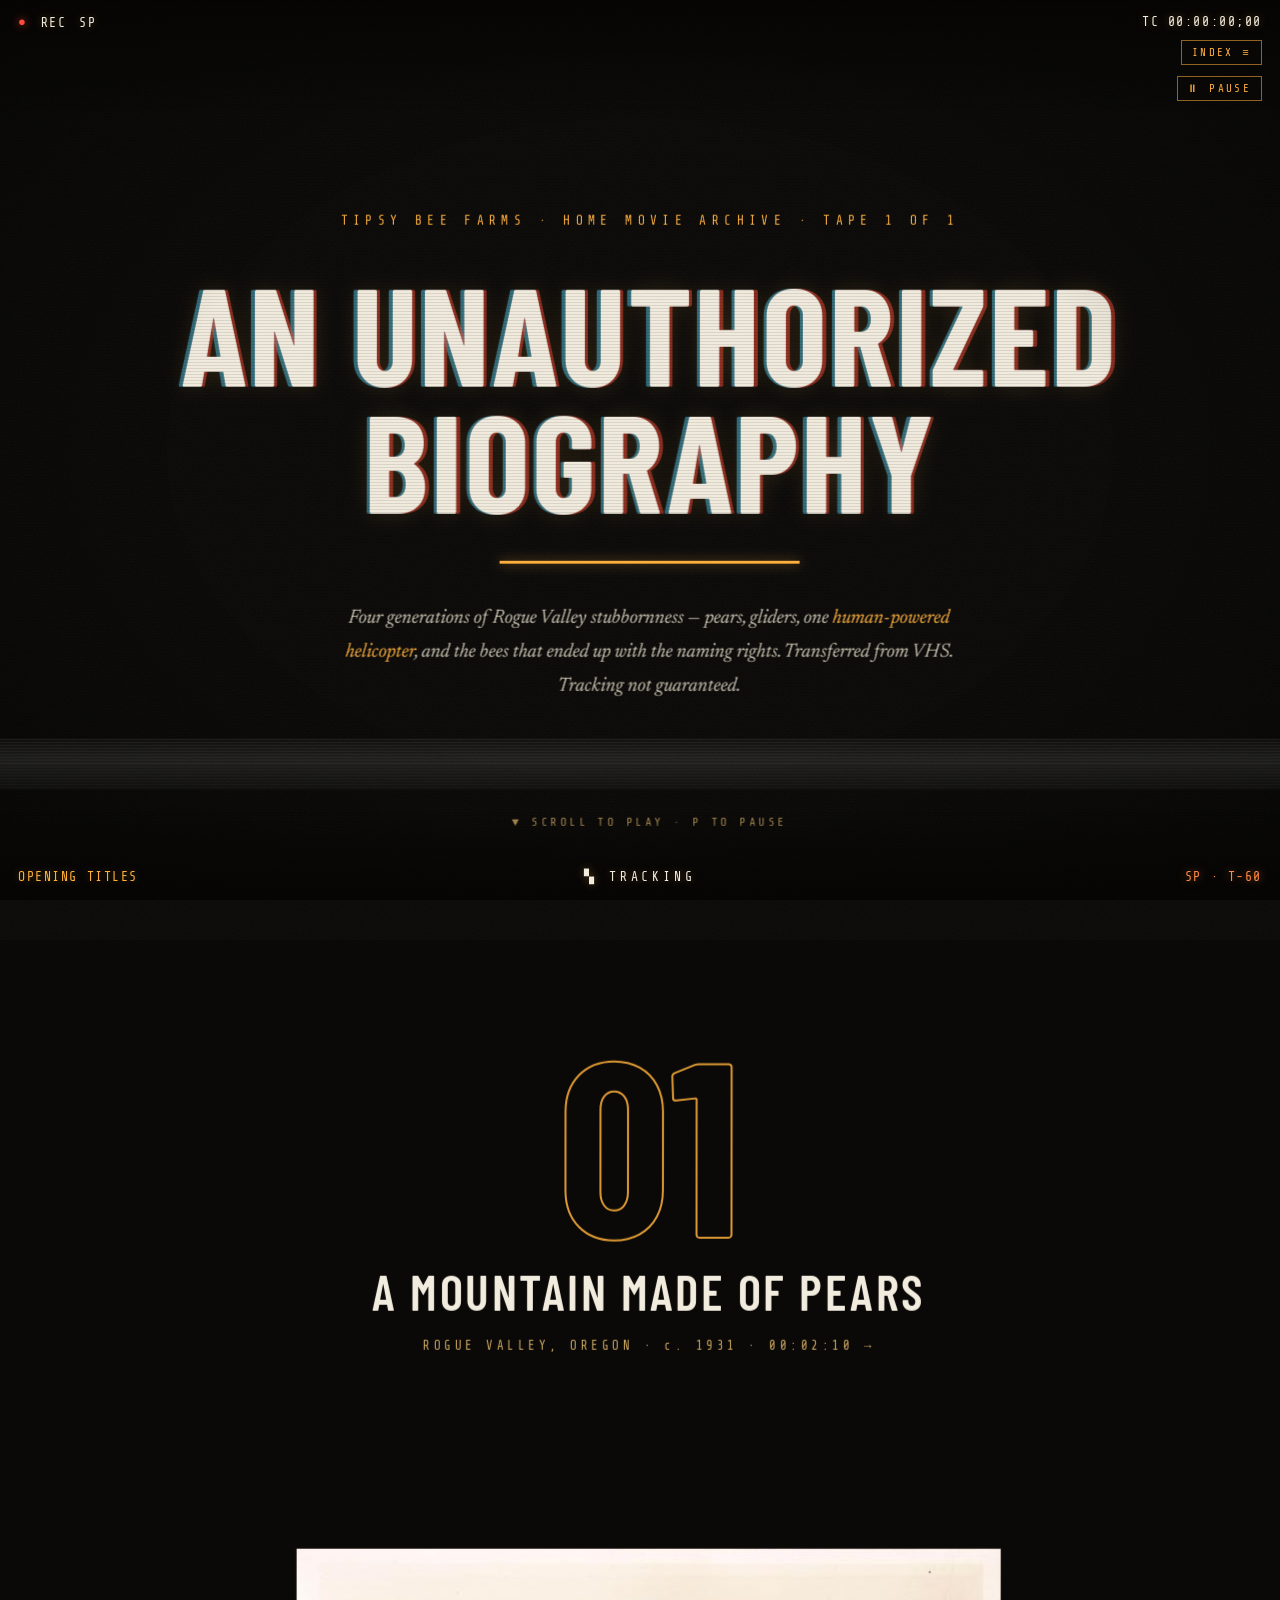
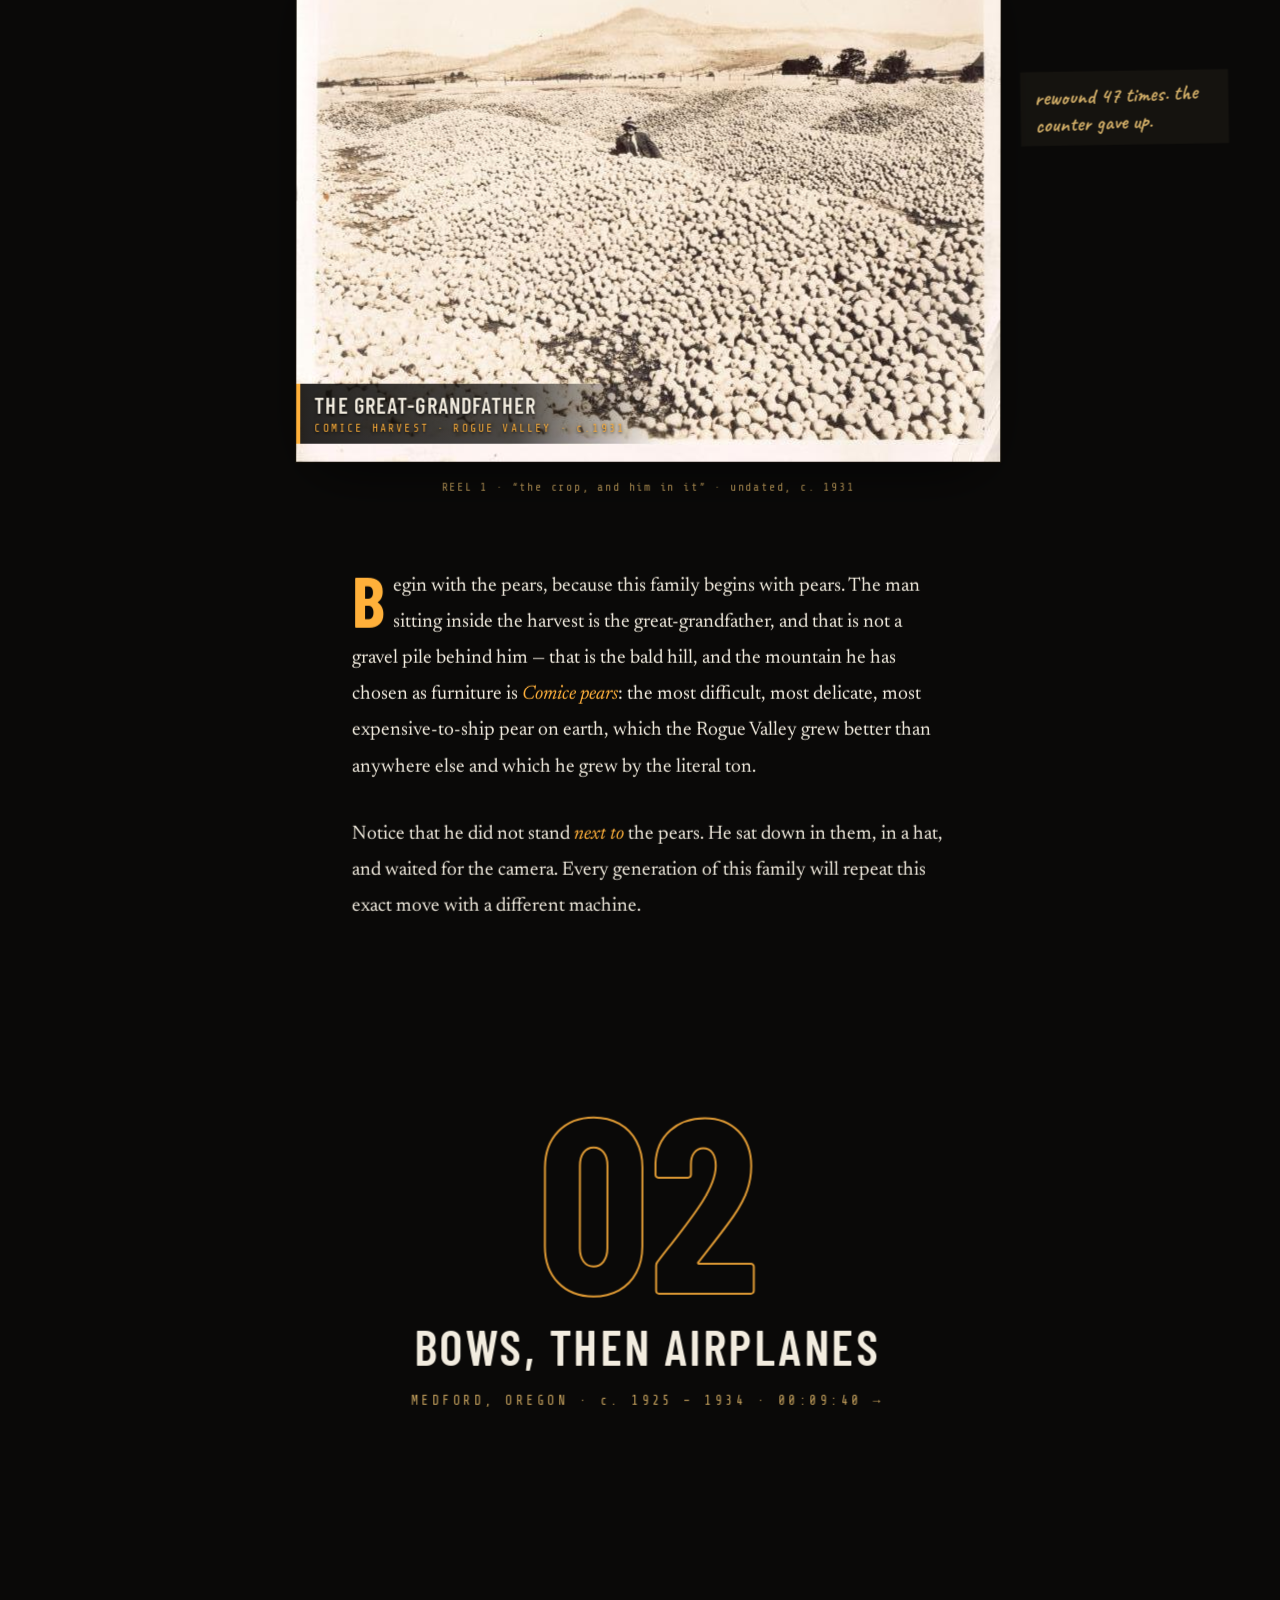
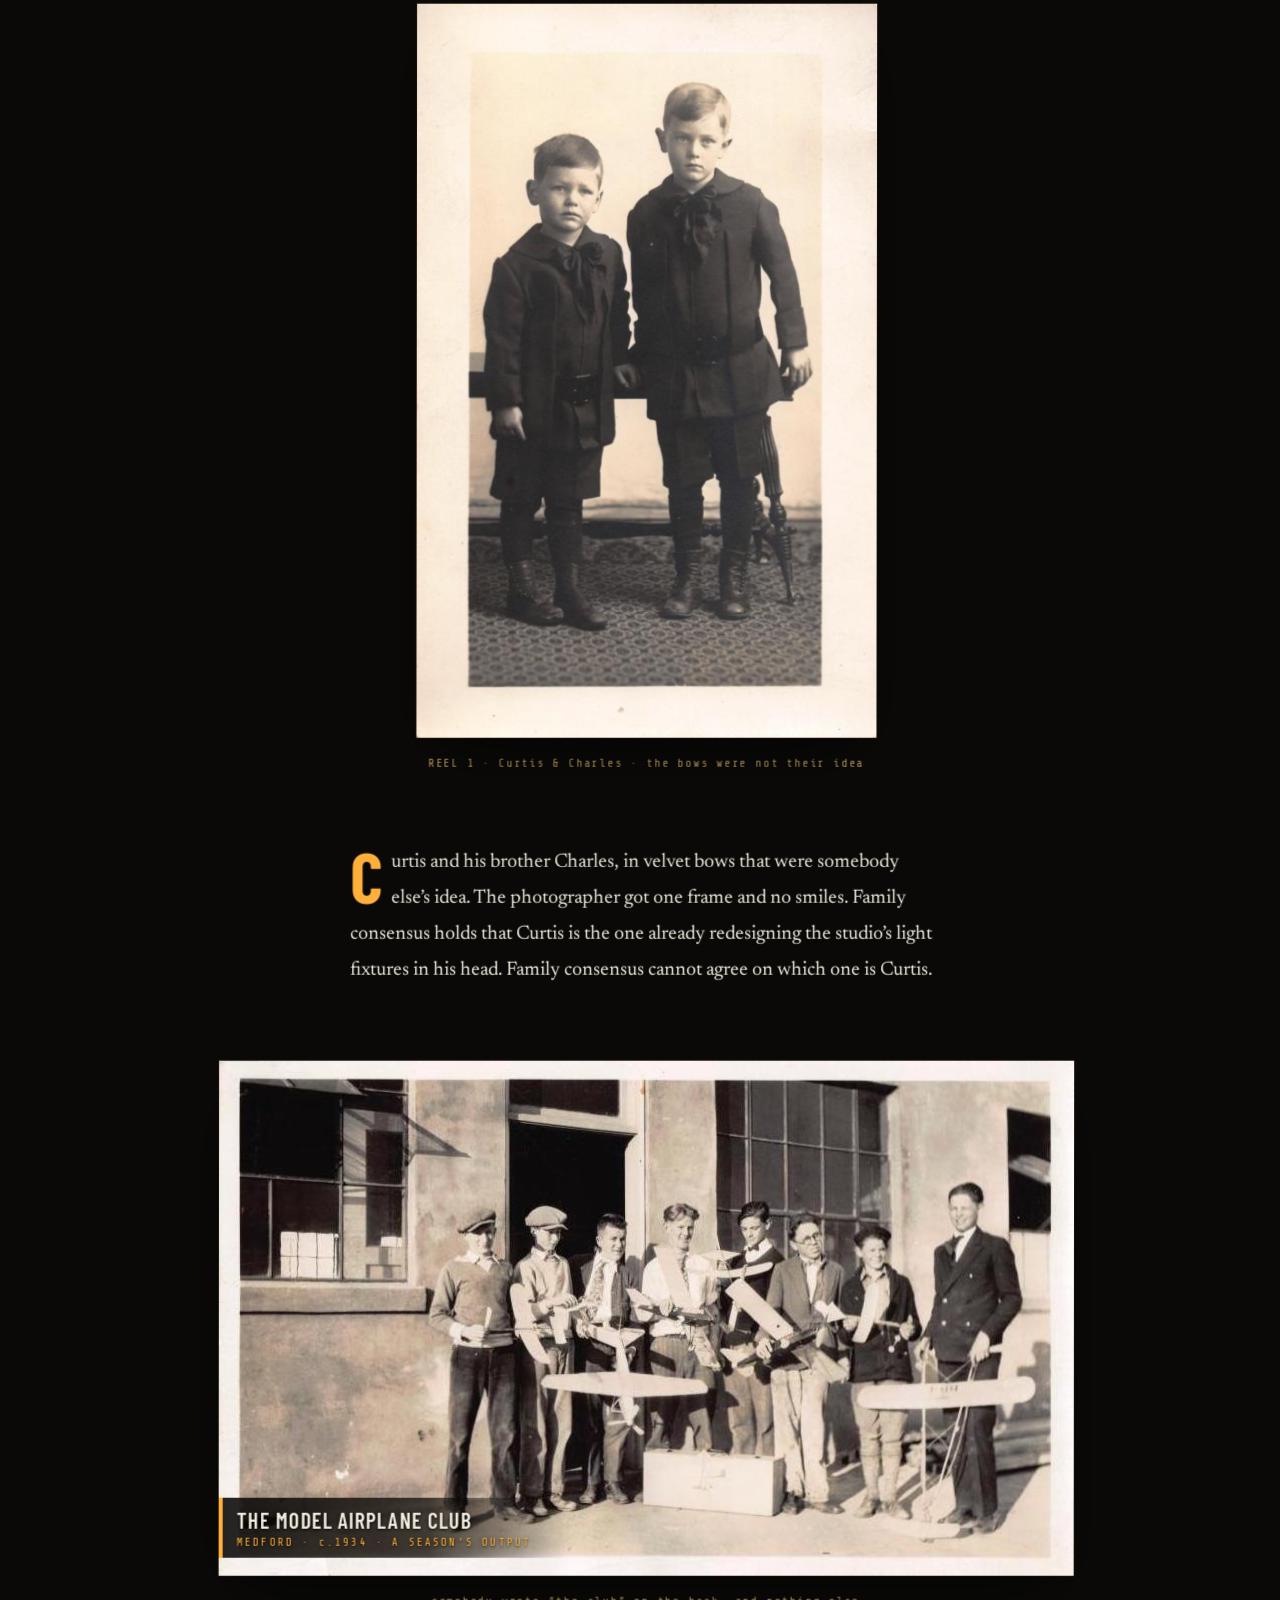
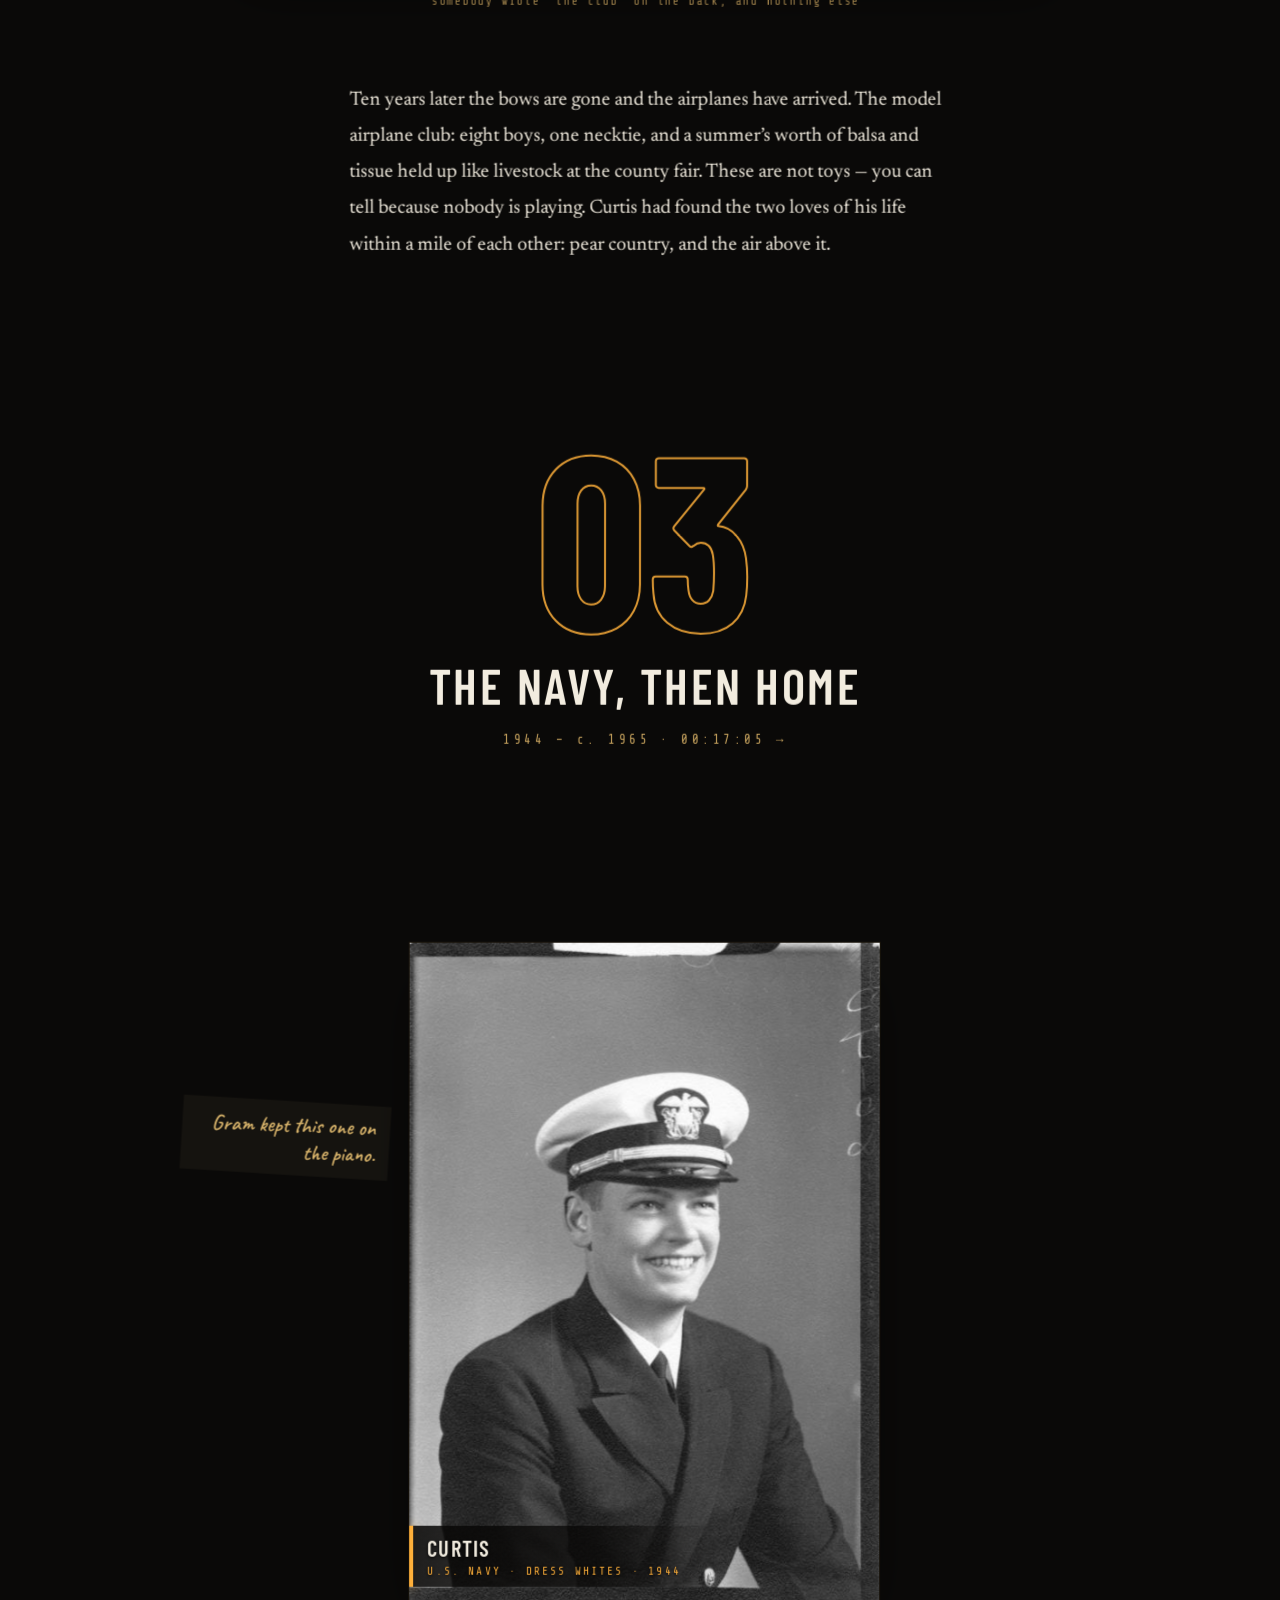
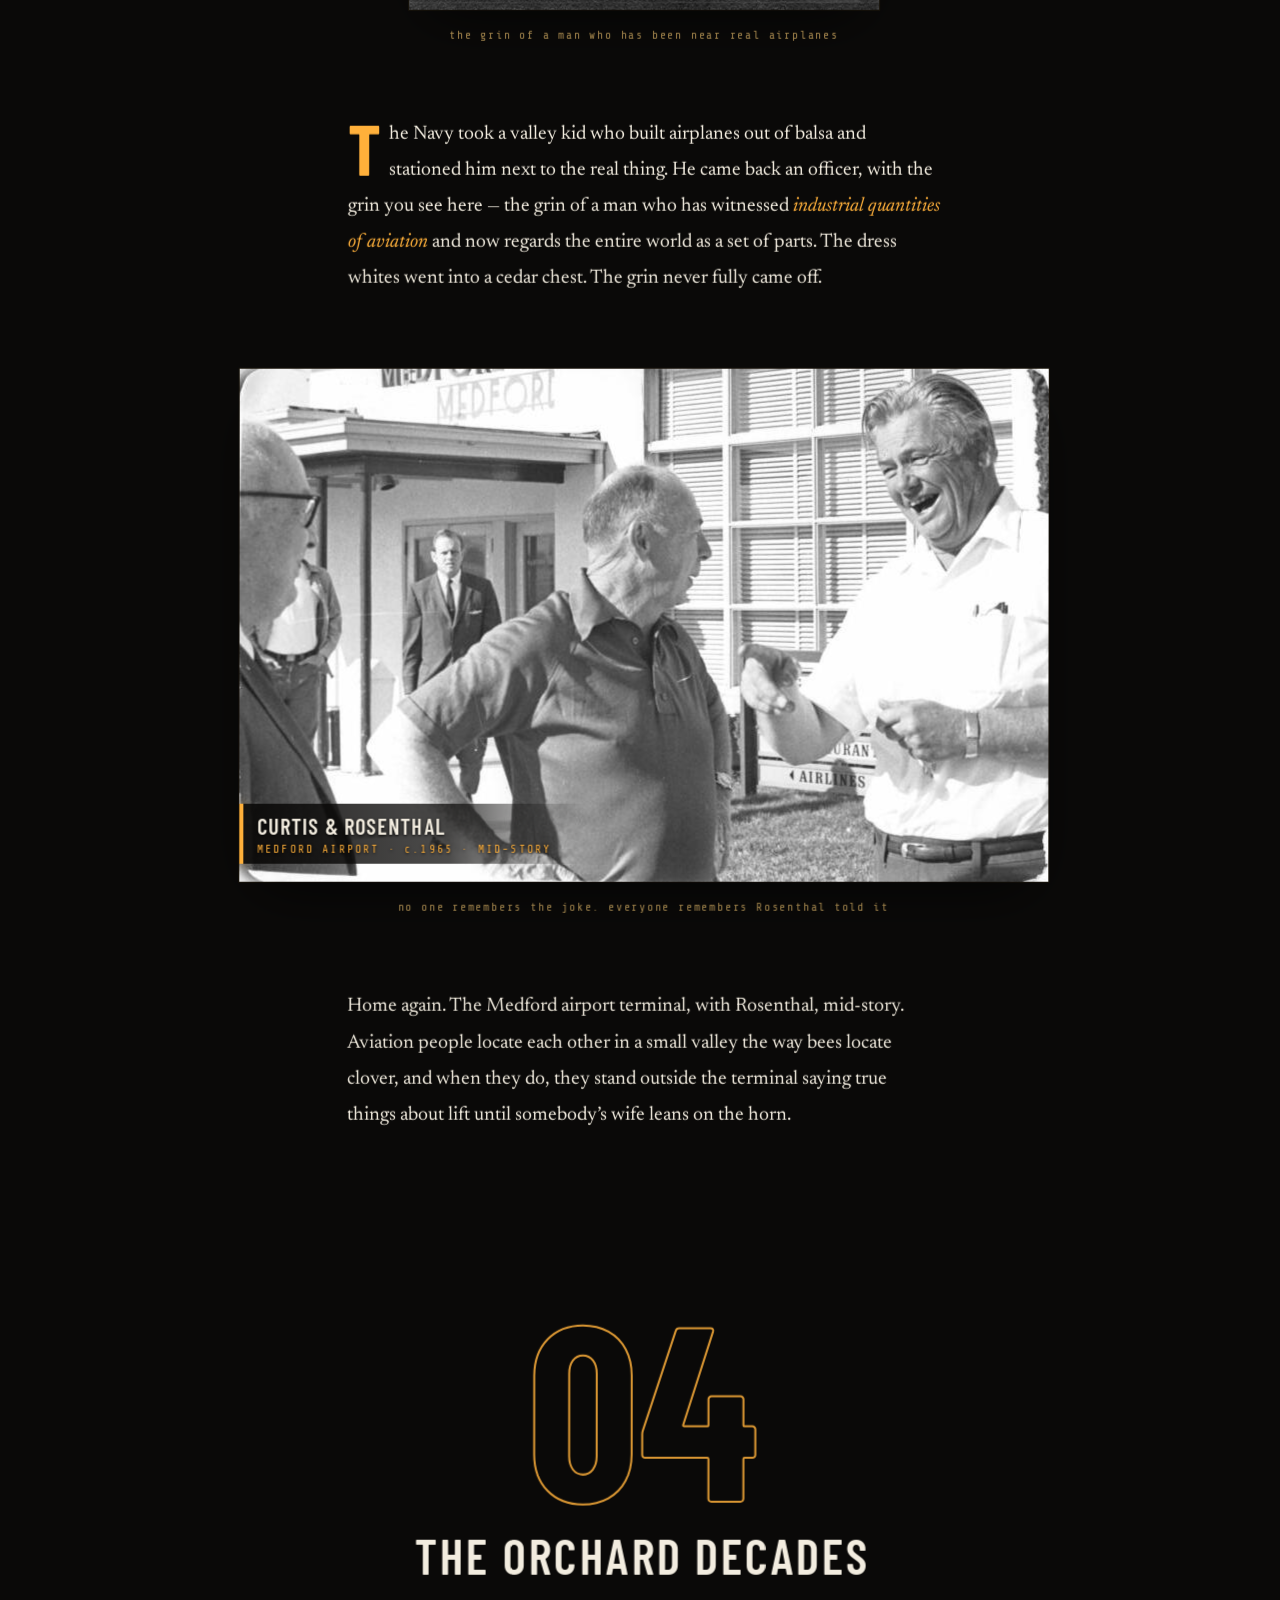
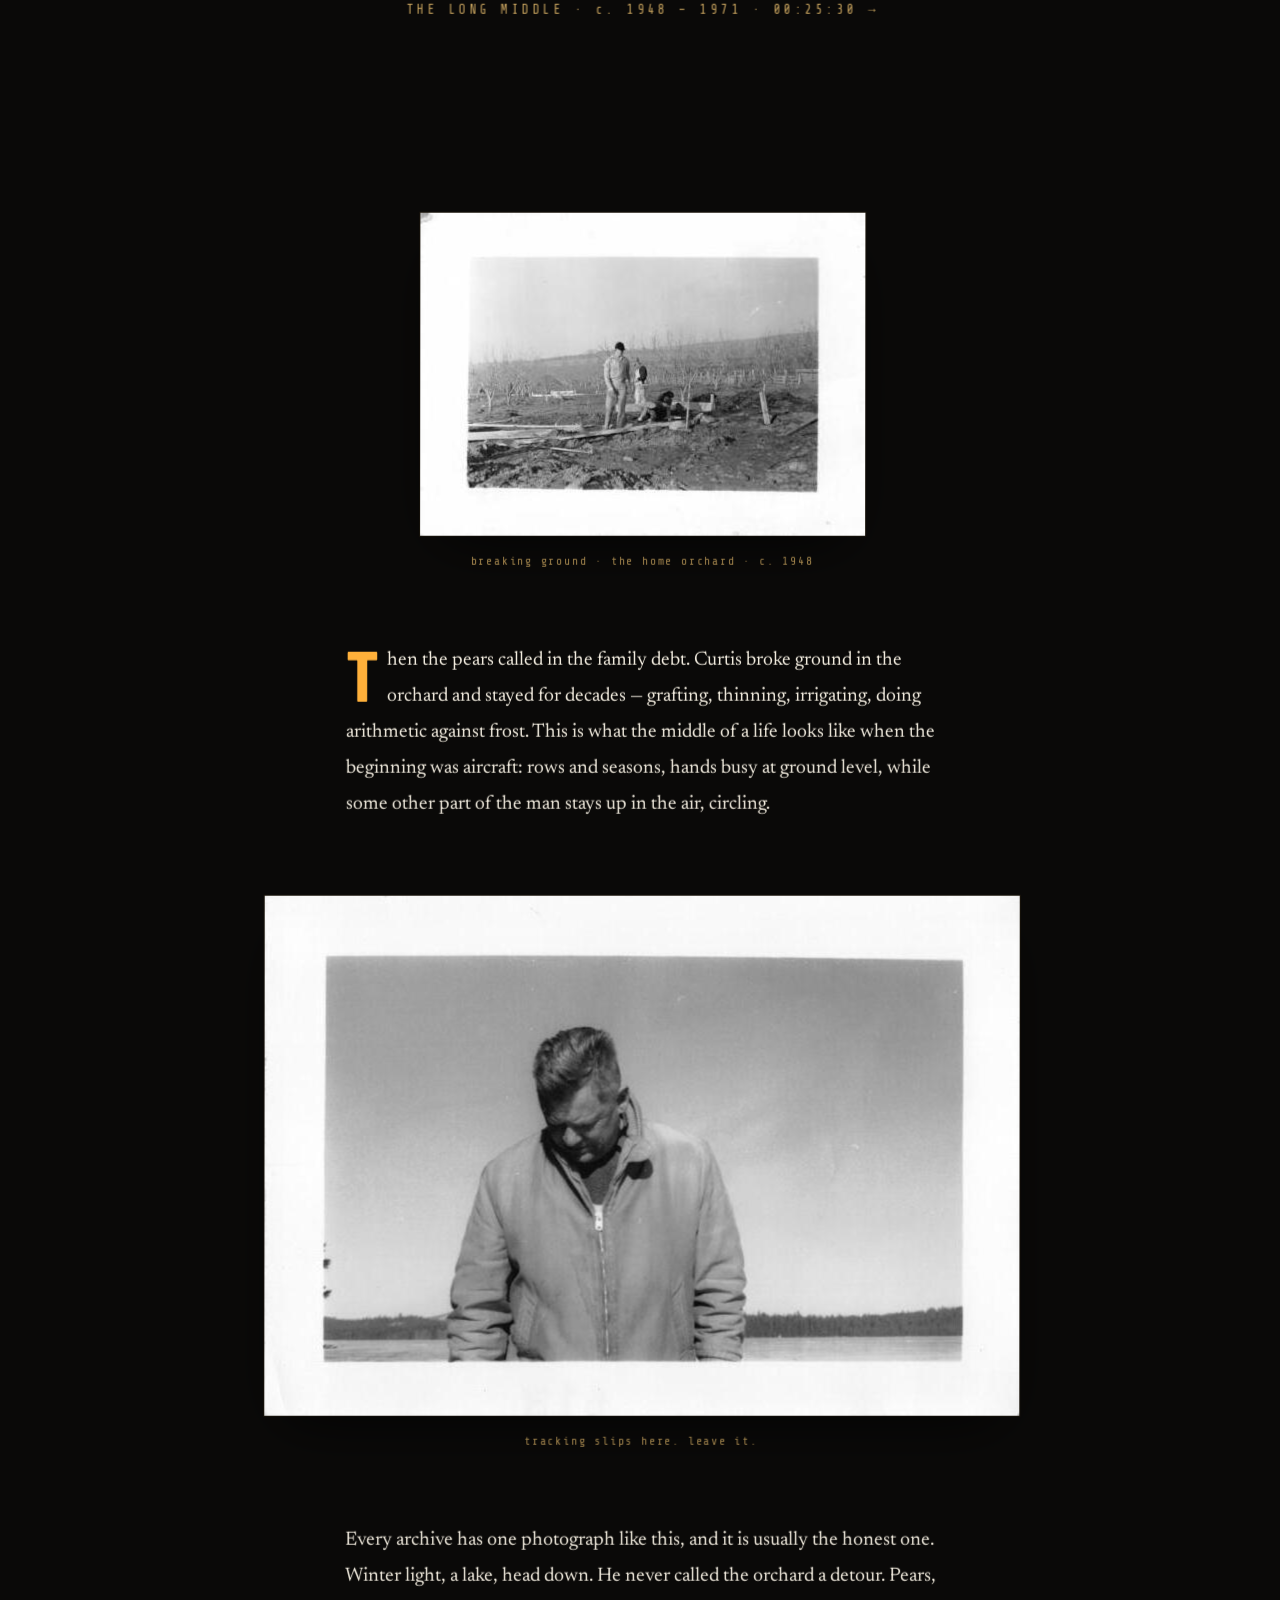
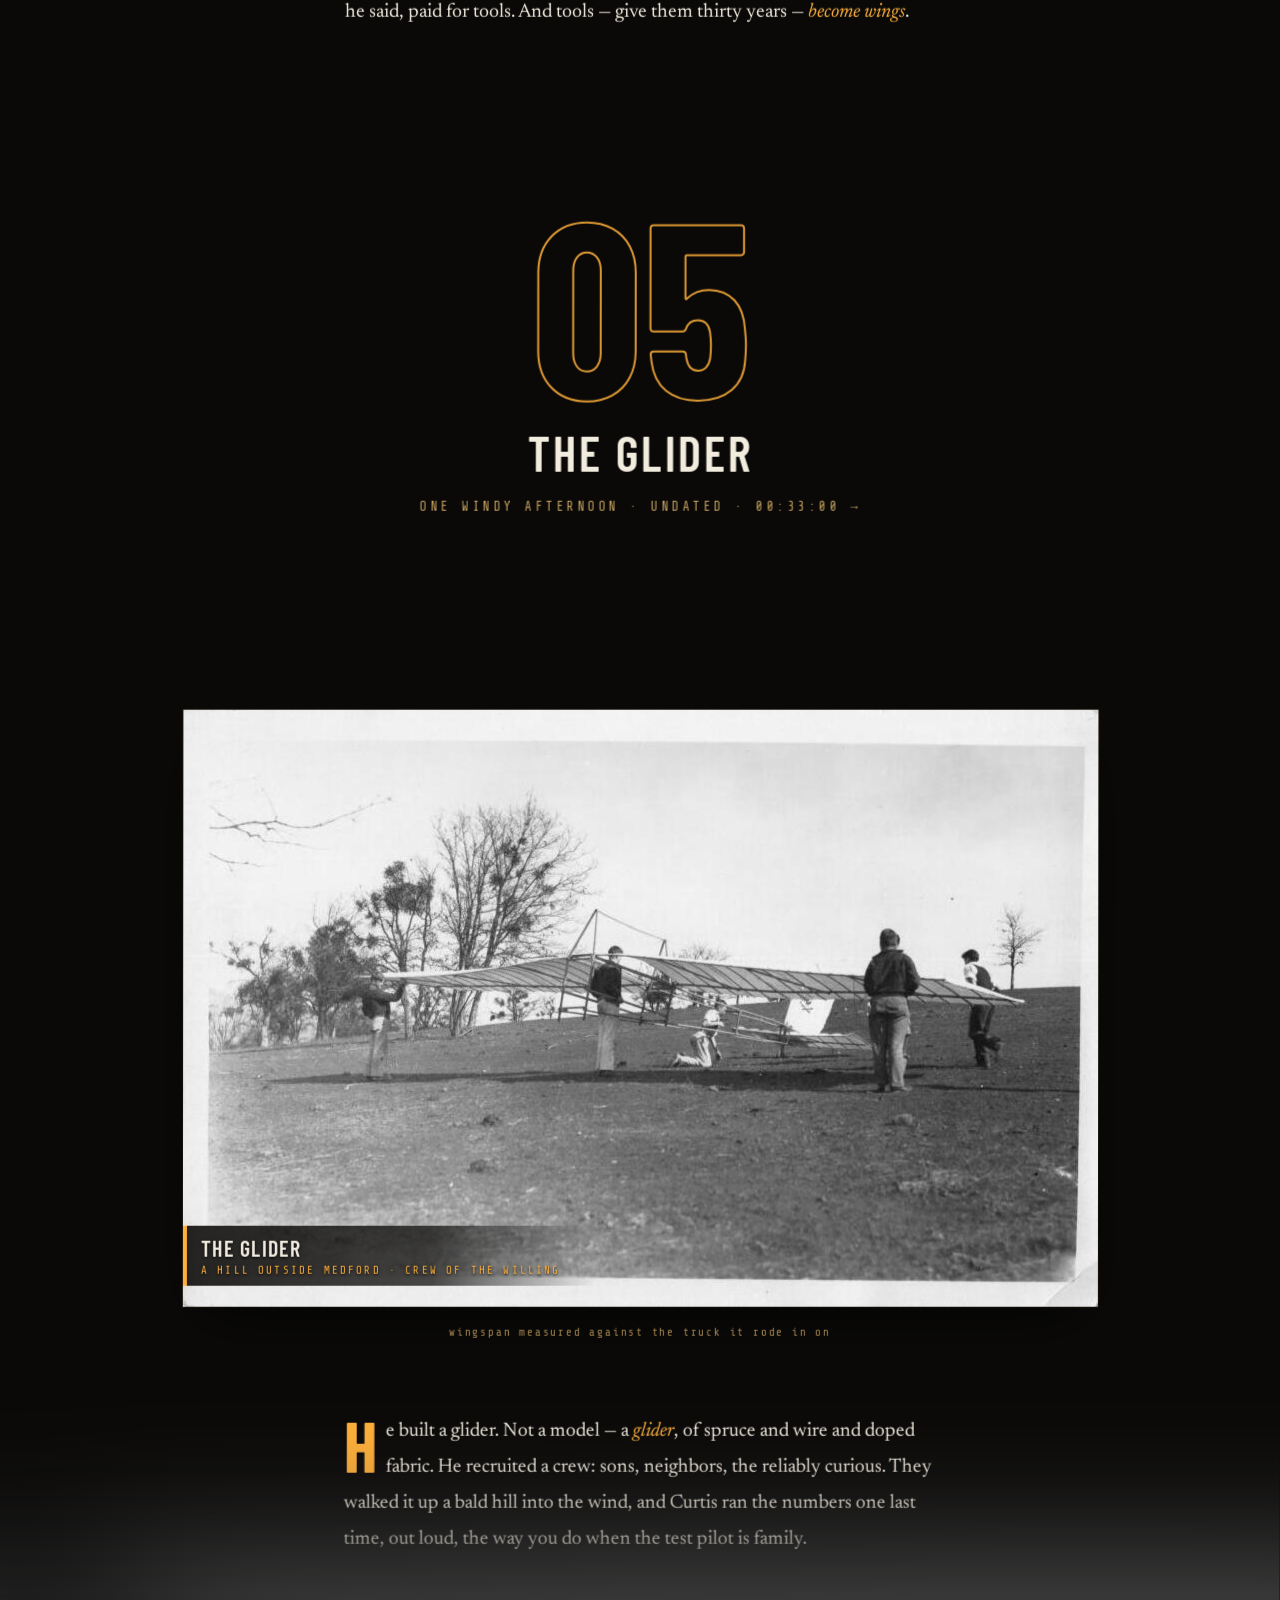
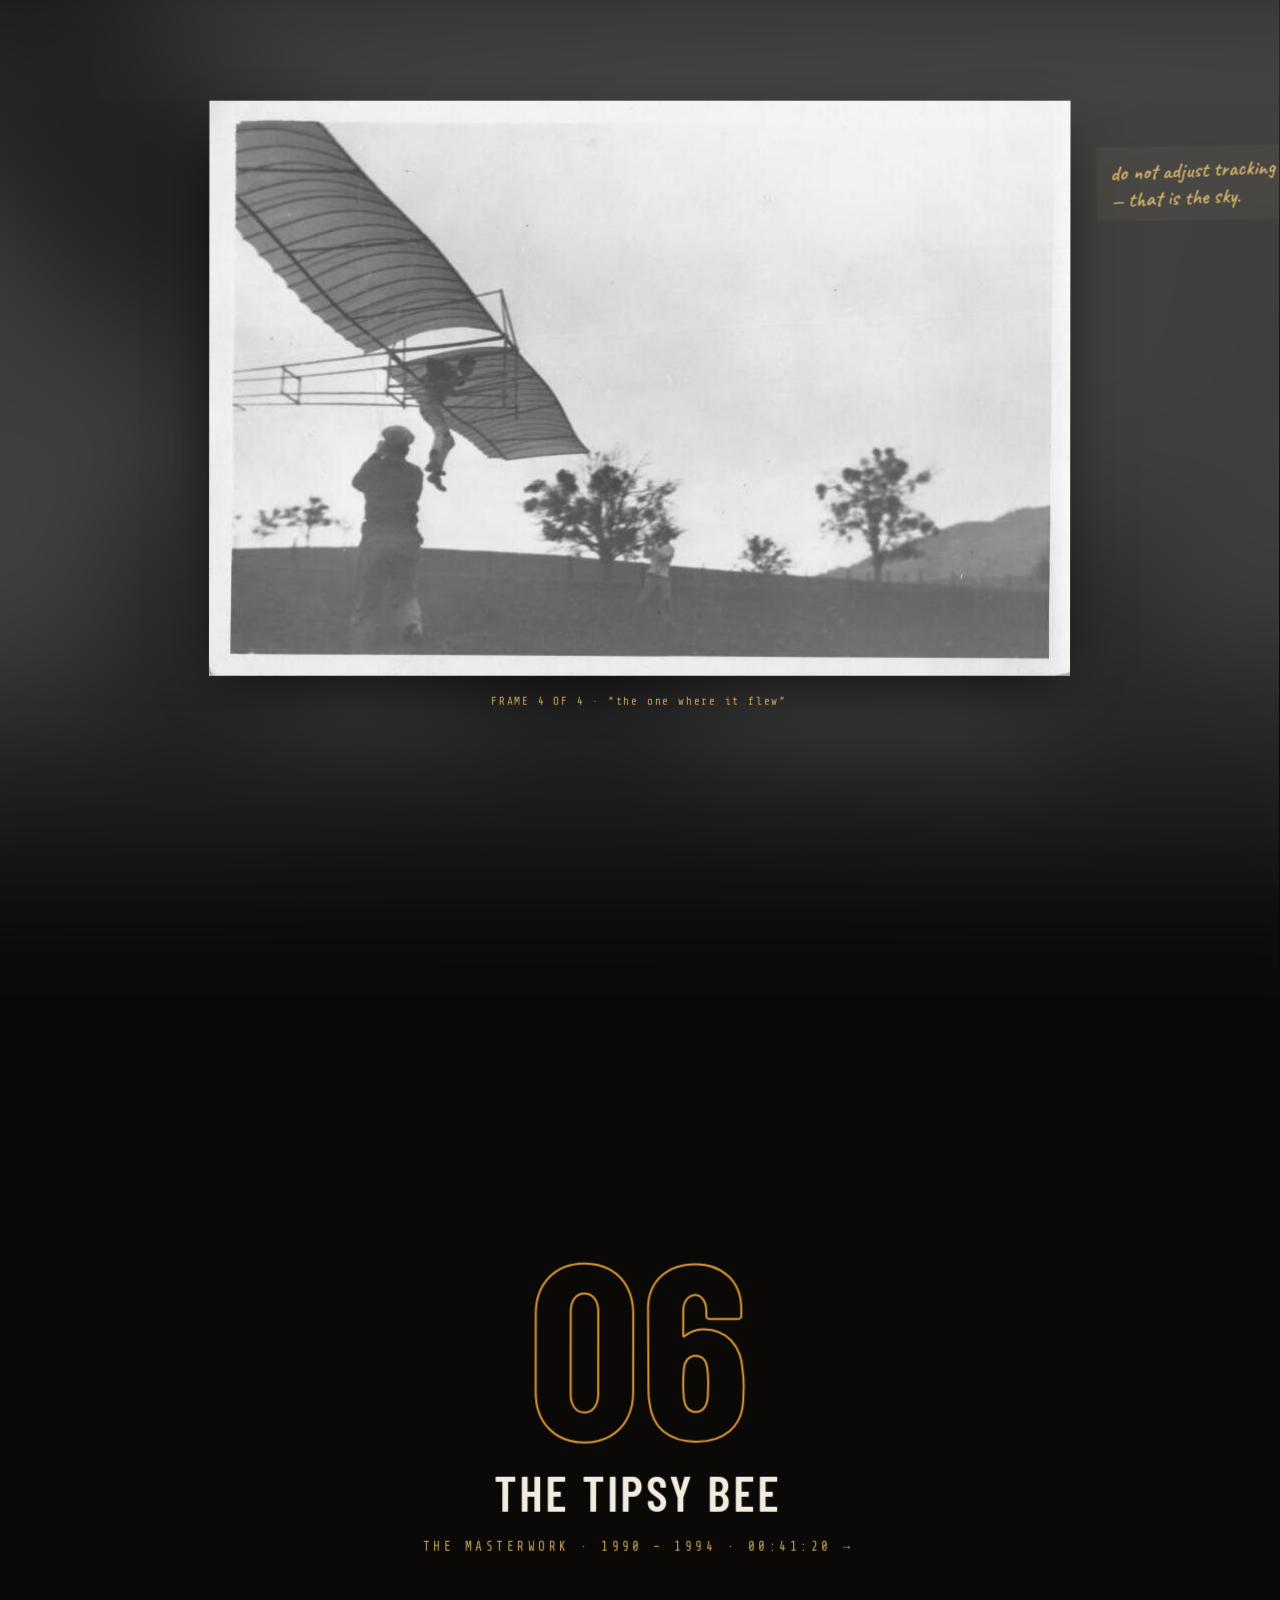
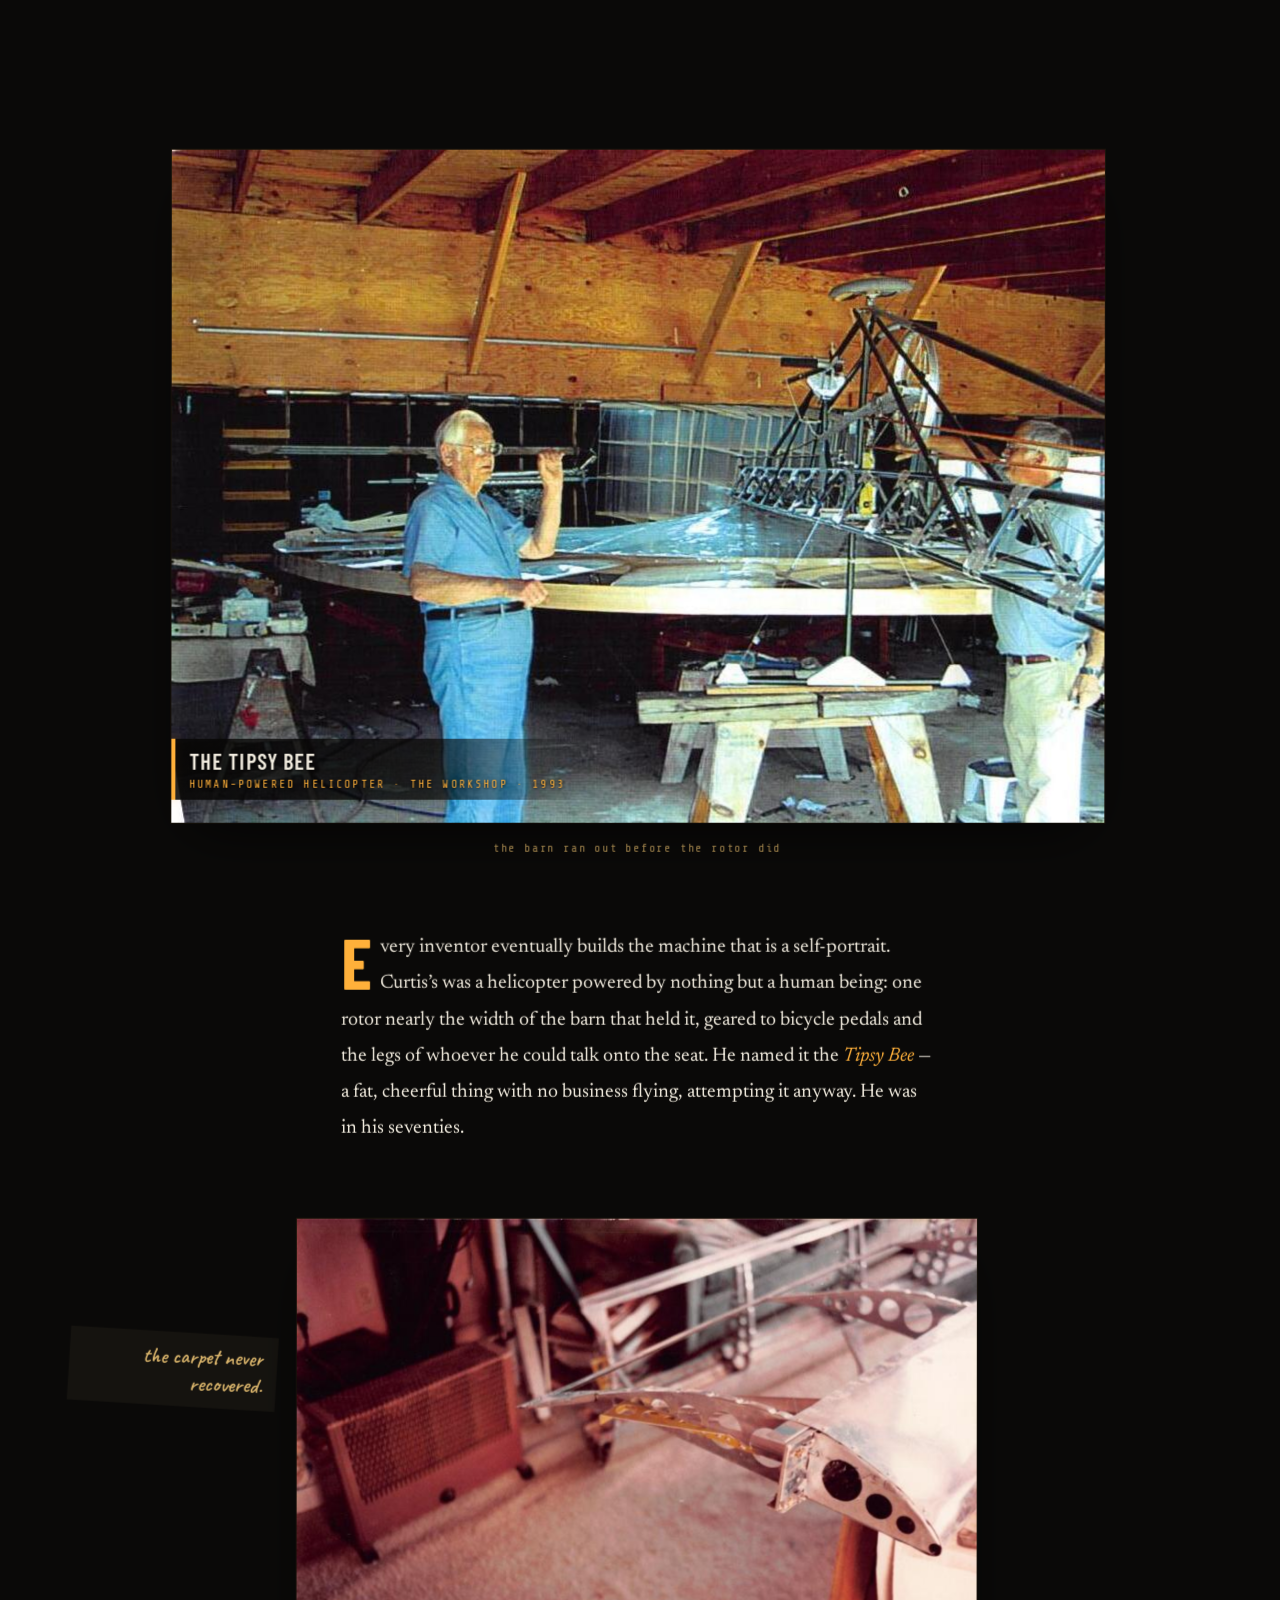
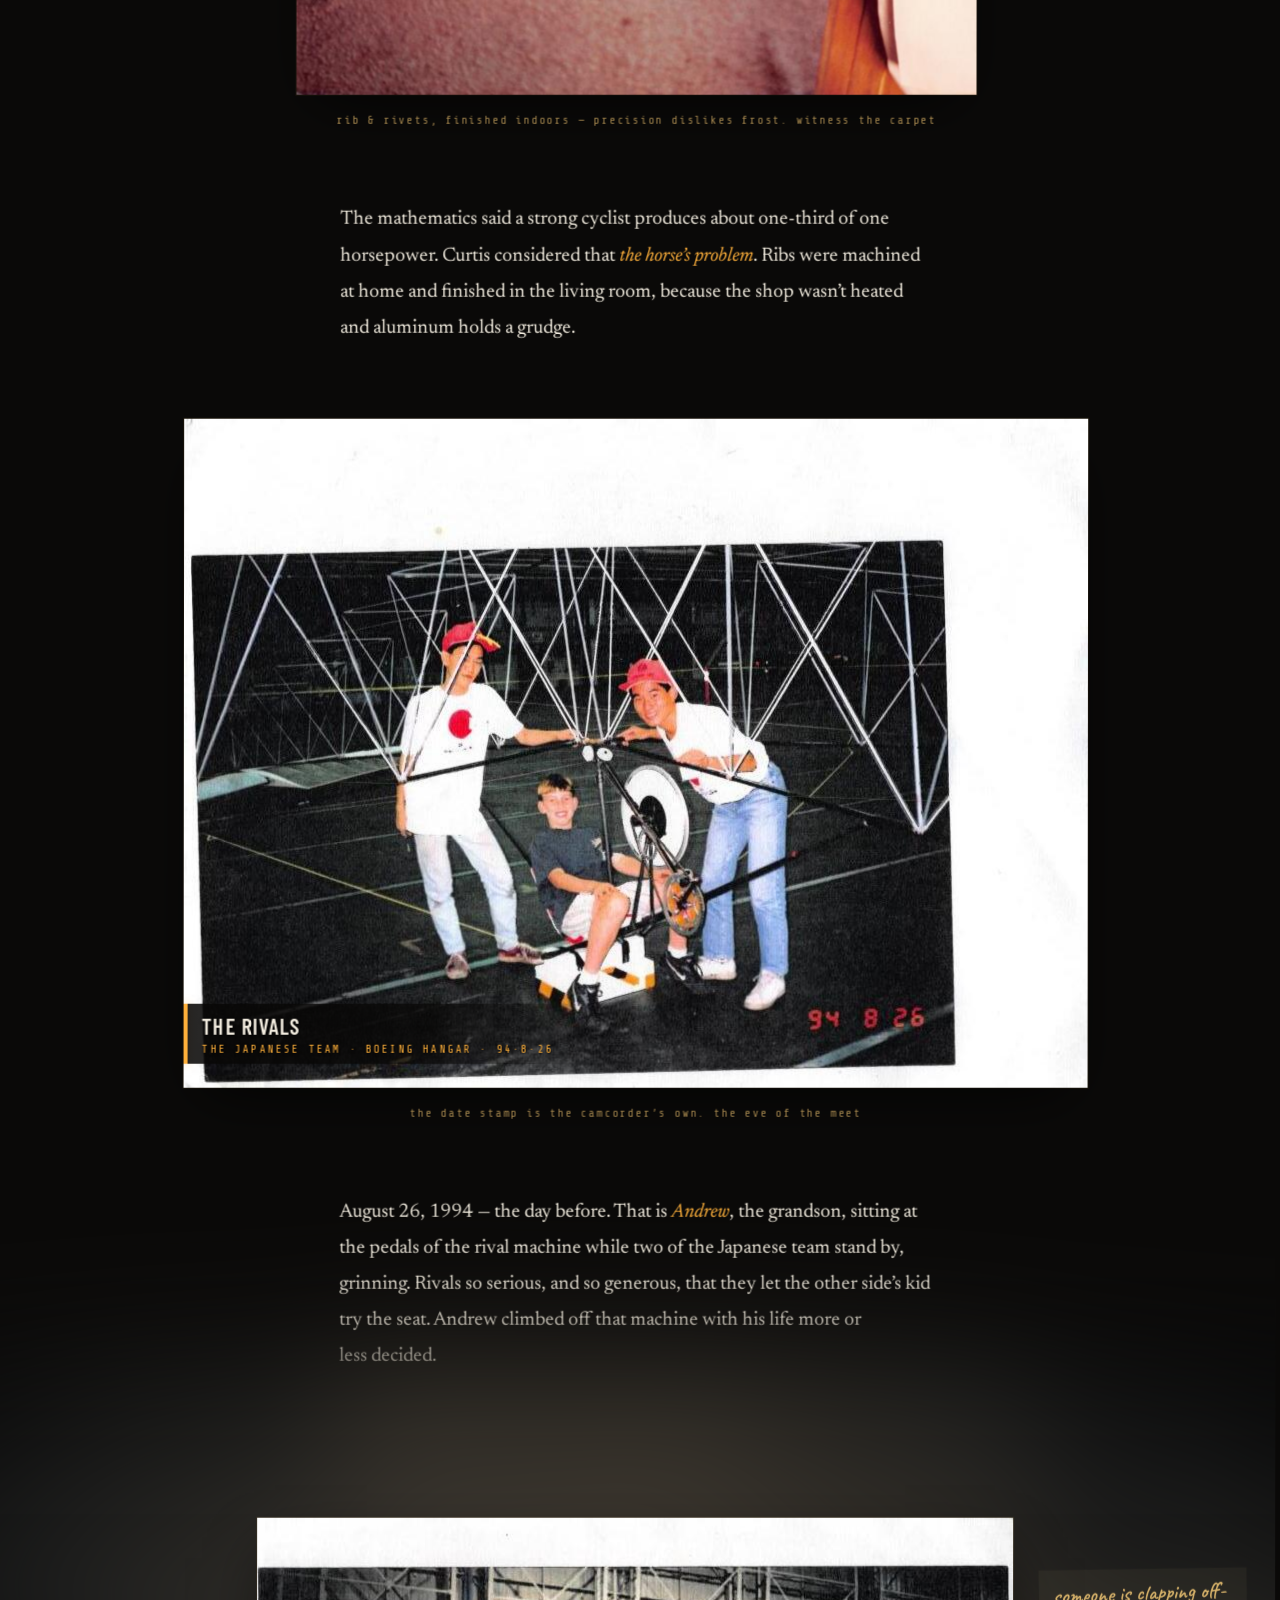
<file: lineage/index.html>
<!DOCTYPE html>
<html lang="en">
<head>
<meta charset="UTF-8">
<meta name="viewport" content="width=device-width, initial-scale=1.0">
<title>An Unauthorized Biography — Tipsy Bee Farms</title>
<meta name="description" content="Four generations of one Rogue Valley family — pears, gliders, one human-powered helicopter, and the bees that got the naming rights. Transferred from VHS.">
<link rel="icon" href="data:image/svg+xml,%3Csvg xmlns='http://www.w3.org/2000/svg' viewBox='0 0 32 32'%3E%3Crect width='32' height='32' fill='%230A0908'/%3E%3Ccircle cx='16' cy='16' r='7' fill='%23FF4B3A'/%3E%3C/svg%3E">
<link rel="preconnect" href="https://fonts.googleapis.com">
<link rel="preconnect" href="https://fonts.gstatic.com" crossorigin>
<link href="https://fonts.googleapis.com/css2?family=Barlow+Condensed:wght@500;600;700&family=Caveat:wght@600&family=Newsreader:ital,opsz,wght@0,6..72,400;0,6..72,500;1,6..72,400;1,6..72,500&family=Share+Tech+Mono&display=swap" rel="stylesheet">
<style>
  :root{
    --black:#0A0908;
    --black2:#14110B;
    --white:#F2ECDF;
    --white-dim:#CFC7B4;
    --amber:#FFB03A;
    --amber-dim:#C9A45E;
    --burn:#FF8A45;
    --rec:#FF4B3A;
    --vel:0;               /* scroll velocity 0..1, set by JS */
    --abpx:0px;            /* chromatic aberration offset, set by JS */
    --ease-out:cubic-bezier(.16,1,.3,1);
    --ease-tape:cubic-bezier(.7,0,.2,1);
    --mono:'Share Tech Mono',ui-monospace,monospace;
    --cond:'Barlow Condensed',Impact,sans-serif;
    --serif:'Newsreader',Georgia,serif;
  }
  *{margin:0;padding:0;box-sizing:border-box}
  html{scroll-behavior:auto}
  html,body{overflow-x:clip}
  body{
    background:var(--black);
    color:var(--white);
    font-family:var(--serif);
    font-size:16px;
    -webkit-font-smoothing:antialiased;
  }
  ::selection{background:var(--amber);color:var(--black)}
  a{color:var(--amber)}
  :focus-visible{outline:2px solid var(--amber);outline-offset:3px;border-radius:1px}

  .skip{
    position:fixed;top:-60px;left:16px;z-index:200;
    background:var(--black);color:var(--amber);
    font-family:var(--mono);font-size:.8rem;letter-spacing:.1em;
    padding:.7em 1.1em;border:1px solid var(--amber);
    transition:top .3s var(--ease-out);
  }
  .skip:focus{top:14px}

  /* ============ THE TAPE (main content wrapper — receives wobble) ============ */
  main{position:relative;z-index:1;overflow-x:clip}

  /* ============ HUD ============ */
  .hud{position:fixed;inset:0;z-index:70;pointer-events:none;
    font-family:var(--mono);font-size:clamp(.68rem,1.5vw,.82rem);
    letter-spacing:.12em;color:var(--white);
    text-shadow:0 0 8px rgba(255,176,58,.35),0 0 2px rgba(0,0,0,.8);
  }
  .hud>div{position:absolute}
  .hud-tl{top:calc(14px + env(safe-area-inset-top,0px));left:18px;display:flex;gap:1em;align-items:center}
  .hud-tr{top:calc(14px + env(safe-area-inset-top,0px));right:18px}
  .hud-bl{bottom:16px;left:18px;color:var(--amber)}
  .hud-br{bottom:16px;right:18px;color:var(--burn);text-shadow:0 0 10px rgba(255,138,69,.55),0 0 2px rgba(0,0,0,.8)}
  .rec-dot{color:var(--rec);animation:blink 1.3s steps(1) infinite;text-shadow:0 0 9px rgba(255,75,58,.8)}
  @keyframes blink{0%,62%{opacity:1}63%,100%{opacity:.12}}
  .hud-bl.flick,.hud-br.flick{animation:flick .34s steps(2)}
  @keyframes flick{0%{opacity:0}40%{opacity:1}60%{opacity:.2}100%{opacity:1}}
  .trk{position:absolute;bottom:16px;left:50%;transform:translateX(-50%);
    color:var(--white);opacity:0;letter-spacing:.3em}
  .trk.on{opacity:1;animation:blink .5s steps(1) infinite}
  @media (max-width:560px){
    .hud-bl{display:none}
    .hud{font-size:.62rem}
  }

  /* letterbox scrims — keep HUD legible over anything */
  .ov-lb::before,.ov-lb::after{content:"";position:fixed;left:0;right:0;z-index:65;pointer-events:none}
  .ov-lb::before{top:0;height:110px;background:linear-gradient(180deg,rgba(6,5,4,.92) 0%,rgba(6,5,4,.55) 45%,transparent 100%)}
  .ov-lb::after{bottom:0;height:88px;background:linear-gradient(0deg,rgba(6,5,4,.92) 0%,rgba(6,5,4,.5) 50%,transparent 100%)}

  .hud-ix,.hud-ps{
    position:fixed;top:calc(40px + env(safe-area-inset-top,0px));right:18px;z-index:72;
    font-family:var(--mono);font-size:.68rem;letter-spacing:.22em;
    color:var(--amber);background:rgba(10,9,8,.85);
    border:1px solid rgba(255,176,58,.55);padding:.5em .9em .45em;
    cursor:pointer;
    transition:background .25s var(--ease-out),color .25s var(--ease-out);
  }
  .hud-ix:hover{background:var(--amber);color:var(--black)}
  .hud-ps{top:calc(76px + env(safe-area-inset-top,0px))}
  .hud-ps:hover{background:var(--amber);color:var(--black)}
  .hud-ps[aria-pressed="true"]{background:var(--amber);color:var(--black)}

  /* ============ PAUSE (freeze-frame) ============ */
  .pause-osd{position:fixed;inset:0;z-index:75;pointer-events:none;display:none;
    align-items:center;justify-content:center;flex-direction:column}
  html.paused .pause-osd{display:flex}
  .pause-plate{background:rgba(6,5,4,.78);padding:1.6rem 2.6rem 1.5rem;text-align:center;
    box-shadow:0 0 60px 30px rgba(6,5,4,.35)}
  .pause-osd .p-big{font-family:var(--mono);font-size:clamp(1.6rem,5vw,2.6rem);
    letter-spacing:.35em;color:var(--white);
    text-shadow:0 0 20px rgba(242,236,223,.4),3px 0 0 rgba(255,70,50,.5),-3px 0 0 rgba(80,215,255,.45)}
  .pause-osd .p-sub{font-family:var(--mono);font-size:.68rem;letter-spacing:.3em;color:var(--amber);
    margin-top:1.1rem;text-shadow:0 1px 4px rgba(0,0,0,.9)}
  .pause-strip{position:fixed;left:-3vw;right:-3vw;height:26px;z-index:74;pointer-events:none;display:none;
    background:repeating-linear-gradient(0deg,rgba(255,255,255,.12) 0 2px,rgba(0,0,0,.4) 2px 4px);
    filter:blur(.5px);mix-blend-mode:screen}
  html.paused .pause-strip{display:block}
  .pause-strip.s1{top:22vh;animation:pjit .34s steps(3) infinite}
  .pause-strip.s2{top:64vh;animation:pjit .27s steps(2) infinite reverse}
  @keyframes pjit{0%{transform:translateX(0) skewX(-4deg)}50%{transform:translateX(9px) skewX(3deg)}100%{transform:translateX(-7px) skewX(-2deg)}}
  html.paused main{animation:framejit .5s steps(2) infinite}
  @keyframes framejit{0%{transform:translateY(0)}50%{transform:translateY(1.5px)}100%{transform:translateY(0)}}
  html.paused .rec-dot{animation:none;opacity:.25}
  html.paused .ov-noise{opacity:.13}

  /* ============ REWIND ============ */
  .rew-osd{position:fixed;top:18vh;left:50%;transform:translateX(-50%);z-index:76;
    pointer-events:none;display:none;font-family:var(--mono);
    font-size:clamp(1.4rem,4vw,2.2rem);letter-spacing:.3em;color:var(--white);
    text-shadow:0 0 18px rgba(242,236,223,.4),3px 0 0 rgba(255,70,50,.5),-3px 0 0 rgba(80,215,255,.45)}
  html.rewinding .rew-osd{display:block;animation:blink .4s steps(1) infinite}
  .rew-osd.play-flash{display:block;animation:none}
  html.rewinding .ov-noise{opacity:.16}
  .rew-btn{display:inline-block;margin:4.5rem auto 0;font-family:var(--mono);
    font-size:.78rem;letter-spacing:.28em;color:var(--amber);
    background:none;border:1px solid rgba(255,176,58,.55);padding:1em 2.2em .95em;
    cursor:pointer;transition:background .3s var(--ease-out),color .3s var(--ease-out),transform .3s var(--ease-out)}
  .rew-btn:hover{background:var(--amber);color:var(--black);transform:translateY(-2px)}
  .rew-hint{font-family:var(--mono);font-size:.6rem;letter-spacing:.24em;
    color:rgba(201,164,94,.6);margin-top:1rem}

  /* ============ OSD INDEX MENU ============ */
  .osd{position:fixed;inset:0;z-index:90;background:rgba(6,5,4,.94);
    display:flex;align-items:center;justify-content:center;
    font-family:var(--mono);
  }
  .osd[hidden]{display:none}
  .osd-box{width:min(92vw,560px);padding:2rem 0}
  .osd-h{color:var(--white);letter-spacing:.5em;font-size:.85rem;text-align:center;margin-bottom:2.2rem}
  .osd-h::before,.osd-h::after{content:"——";color:var(--amber-dim);margin:0 1em;letter-spacing:0}
  .osd-list{list-style:none}
  .osd-list a{
    display:flex;align-items:baseline;gap:1em;
    padding:.85em .8em;color:var(--white);text-decoration:none;
    font-size:clamp(.8rem,2.4vw,.95rem);letter-spacing:.1em;
    border:1px solid transparent;
    transition:border-color .2s var(--ease-out),background .2s var(--ease-out);
  }
  .osd-list a::before{content:"▸";color:transparent;transition:color .15s}
  .osd-list a:hover,.osd-list a:focus-visible{border-color:rgba(255,176,58,.5);background:rgba(255,176,58,.06)}
  .osd-list a:hover::before,.osd-list a:focus-visible::before{color:var(--amber)}
  .osd-list .n{color:var(--amber-dim)}
  .osd-list b{font-weight:400;color:var(--amber)}
  .osd-list .dots{flex:1;overflow:hidden;white-space:nowrap;color:rgba(201,164,94,.35);font-size:.8em}
  .osd-list .d{color:var(--white-dim);font-size:.78em;letter-spacing:.06em;white-space:nowrap}
  .osd-list a[aria-current="page"] b{color:var(--white)}
  .osd-list a[aria-current="page"] .d{color:var(--rec)}
  .osd-close{display:block;margin:2.4rem auto 0;font-family:var(--mono);
    font-size:.7rem;letter-spacing:.25em;color:var(--white-dim);
    background:none;border:1px solid rgba(242,236,223,.35);padding:.7em 1.6em;cursor:pointer;
    transition:color .2s,border-color .2s}
  .osd-close:hover{color:var(--amber);border-color:var(--amber)}
  @media (max-width:560px){ .osd-list .d{display:none} }

  /* ============ OVERLAYS: scanlines, noise, vignette, tracking band ============ */
  .ov-scan{position:fixed;inset:0;z-index:60;pointer-events:none;
    background:repeating-linear-gradient(0deg,rgba(0,0,0,.55) 0 1px,transparent 1px 3px);
    opacity:calc(.10 + var(--vel)*.10);
  }
  .ov-noise{position:fixed;inset:-40px;z-index:60;pointer-events:none;
    background-image:url('data:image/svg+xml,%3Csvg xmlns="http://www.w3.org/2000/svg" width="240" height="240"%3E%3Cfilter id="n"%3E%3CfeTurbulence type="fractalNoise" baseFrequency="0.85" numOctaves="2" stitchTiles="stitch"/%3E%3CfeColorMatrix type="saturate" values="0"/%3E%3C/filter%3E%3Crect width="240" height="240" filter="url(%23n)" opacity="0.5"/%3E%3C/svg%3E');
    opacity:calc(.05 + var(--vel)*.06);
    animation:noisejit .6s steps(6) infinite;
  }
  @keyframes noisejit{
    0%{transform:translate(0,0)}17%{transform:translate(-14px,8px)}
    34%{transform:translate(9px,-16px)}51%{transform:translate(-7px,-9px)}
    68%{transform:translate(15px,11px)}85%{transform:translate(-11px,4px)}
    100%{transform:translate(0,0)}
  }
  .ov-vig{position:fixed;inset:0;z-index:61;pointer-events:none;
    background:radial-gradient(ellipse at center,transparent 52%,rgba(0,0,0,.5) 118%)}
  .band{position:fixed;left:-4vw;right:-4vw;bottom:11vh;height:52px;z-index:62;pointer-events:none;
    background:
      repeating-linear-gradient(0deg,transparent 0 2px,rgba(255,255,255,.10) 2px 3px),
      linear-gradient(0deg,rgba(255,255,255,.02),rgba(255,255,255,.14) 60%,rgba(255,255,255,.03));
    filter:blur(.6px);
    transform:translateY(calc(var(--vel)*-14px)) skewX(calc(var(--vel)*-7deg));
    opacity:calc((var(--vel) - .42)*1.5);
    mix-blend-mode:screen;
  }

  /* ============ COLD OPEN ============ */
  .co{min-height:100vh;min-height:100svh;display:flex;flex-direction:column;
    align-items:center;justify-content:center;text-align:center;
    padding:5rem clamp(1.25rem,5vw,3rem) 4rem;position:relative}
  .co-kick{font-family:var(--mono);font-size:clamp(.65rem,1.8vw,.8rem);
    letter-spacing:.42em;color:var(--amber);margin-bottom:2.6rem}
  @media (max-width:560px){
    .co-kick{letter-spacing:.24em;font-size:.62rem;line-height:2.1}
  }
  .co-title{font-family:var(--cond);font-weight:700;text-transform:uppercase;
    font-size:clamp(3.1rem,11.5vw,8.6rem);line-height:.92;letter-spacing:.015em;
    color:var(--white);
    text-shadow:
      calc((var(--abpx) + .4px)*1.4) 0 0 rgba(255,70,50,.5),
      calc((var(--abpx) + .4px)*-1.4) 0 0 rgba(80,215,255,.45),
      0 0 24px rgba(255,176,58,.14);
  }
  .co-rule{width:min(46vw,300px);height:3px;background:var(--amber);margin:2.4rem 0;
    box-shadow:0 0 12px rgba(255,176,58,.5)}
  .co-deck{max-width:34em;font-size:clamp(1rem,2.4vw,1.22rem);line-height:1.75;
    color:var(--white-dim);font-style:italic}
  .co-deck em{color:var(--amber);font-style:italic}
  .co-osd{position:absolute;bottom:8vh;left:50%;transform:translateX(-50%);
    font-family:var(--mono);font-size:.72rem;letter-spacing:.3em;color:var(--amber-dim);
    animation:blink 2.4s steps(1) infinite;white-space:nowrap}

  /* ============ CHAPTER SLATES ============ */
  .slate{min-height:64vh;min-height:64svh;display:flex;flex-direction:column;
    align-items:center;justify-content:center;text-align:center;
    padding:4.5rem clamp(1.25rem,5vw,3rem) 3.5rem}
  .sl-num{font-family:var(--cond);font-weight:700;line-height:.8;
    font-size:clamp(8rem,23vw,15.5rem);color:transparent;
    -webkit-text-stroke:2px var(--amber);opacity:.85}
  .sl-title{font-family:var(--cond);font-weight:600;text-transform:uppercase;
    font-size:clamp(1.7rem,4.6vw,3.1rem);letter-spacing:.05em;color:var(--white);
    margin-top:1.4rem}
  .sl-sub{font-family:var(--mono);font-size:clamp(.66rem,1.7vw,.78rem);
    letter-spacing:.28em;color:var(--amber-dim);margin-top:1.1rem}

  /* ============ NARRATION ============ */
  .nar{max-width:41rem;margin:0 auto;padding:0 clamp(1.25rem,5vw,2rem)}
  .nar p{font-size:clamp(1.08rem,2.5vw,1.22rem);line-height:1.85;color:var(--white);
    margin:1.6em 0}
  .nar p em{color:var(--amber);font-style:italic}
  .nar .lede::first-letter{
    font-family:var(--cond);font-weight:700;color:var(--amber);
    float:left;font-size:3.6em;line-height:.78;padding:.06em .12em 0 0}
  .aside-line{font-family:var(--mono);font-size:.72rem;letter-spacing:.2em;
    color:var(--amber-dim);margin:2.6em 0;text-align:center}

  /* ============ FIGURES / PRINTS ============ */
  .ph{width:min(calc(100% - 2.5rem),var(--nat));margin:4.5rem auto;position:relative}
  .print{position:relative;overflow:hidden;background:var(--black2);
    box-shadow:0 22px 60px -18px rgba(0,0,0,.85),0 0 0 1px rgba(255,176,58,.07)}
  .pm{position:relative;display:block}
  .pm img{display:block;width:100%;height:auto}
  .pm .ab{position:absolute;inset:0;width:100%;height:auto;display:none;
    opacity:calc(var(--vel)*var(--vel)*.55);pointer-events:none}
  .ph.live .pm .ab{display:block}
  .pm .abr{mix-blend-mode:screen;filter:brightness(.85) sepia(1) saturate(6) hue-rotate(-48deg);
    transform:translateX(var(--abpx))}
  .pm .abc{mix-blend-mode:screen;filter:brightness(.8) sepia(1) saturate(5) hue-rotate(148deg);
    transform:translateX(calc(var(--abpx)*-1))}

  /* chyron lower-third */
  .l3{position:absolute;left:0;bottom:clamp(.9rem,3.5%,1.6rem);max-width:88%;
    display:flex;align-items:stretch;
    opacity:0;transform:translateX(-22px);
    transition:opacity .7s var(--ease-out) .3s,transform .7s var(--ease-out) .3s}
  .rv.on .l3{opacity:1;transform:translateX(0)}
  .l3-bar{width:4px;background:var(--amber);box-shadow:0 0 10px rgba(255,176,58,.6)}
  .l3-t{background:linear-gradient(90deg,rgba(8,7,6,.88) 0%,rgba(8,7,6,.72) 60%,rgba(8,7,6,0) 100%);
    padding:.55em 2.2em .55em .9em}
  .l3-t b{display:block;font-family:var(--cond);font-weight:600;text-transform:uppercase;
    font-size:clamp(.98rem,2.6vw,1.38rem);letter-spacing:.05em;color:var(--white);
    text-shadow:0 1px 3px rgba(0,0,0,.9)}
  .l3-t i{display:block;font-style:normal;font-family:var(--mono);
    font-size:clamp(.55rem,1.6vw,.68rem);letter-spacing:.2em;color:var(--amber);
    margin-top:.35em;text-shadow:0 1px 3px rgba(0,0,0,.9);white-space:nowrap}
  @media (max-width:640px){
    .l3-x{display:none}
    .l3-t i{letter-spacing:.13em}
  }

  /* handwritten tape-label marginalia (desktop only) */
  .marg{display:none;position:absolute;width:180px;
    font-family:'Caveat',cursive;font-weight:600;font-size:1.35rem;line-height:1.25;
    color:#D8B36A;pointer-events:none}
  .marg::before{content:"";position:absolute;inset:-10px -14px;z-index:-1;
    background:rgba(251,231,161,.045);transform:rotate(1.5deg)}
  @media (min-width:1180px){
    .ph .marg{display:block;top:24%;left:calc(100% + 34px);transform:rotate(-2.4deg)}
    .ph .marg.mleft{left:auto;right:calc(100% + 34px);text-align:right;transform:rotate(2deg)}
    .ph.stage .marg{top:16%;left:calc(50% + (var(--nat)/2) + 40px)}
    .ph.stage .marg.mleft{left:auto;right:calc(50% + (var(--nat)/2) + 40px)}
  }

  /* tape label captions */
  .tl{font-family:var(--mono);font-size:.7rem;letter-spacing:.16em;
    color:var(--amber-dim);margin-top:1rem;text-align:center;line-height:1.7}

  /* stage (letterboxed) figures */
  .stage{width:100%;max-width:none;position:relative;padding:clamp(2.5rem,7vh,5rem) 0;margin:5rem 0}
  .stage-bg{position:absolute;inset:0;background-size:cover;background-position:center;
    filter:blur(52px) brightness(.28) saturate(1.25);transform:scale(1.25)}
  .stage .print{position:relative;width:min(92vw,var(--nat));margin:0 auto}
  .stage .tl{position:relative}

  /* ============ REVEAL ============ */
  .rv{opacity:0;transform:translateY(16px);
    transition:opacity .95s var(--ease-out),transform .95s var(--ease-out)}
  .rv.on{opacity:1;transform:none}

  /* ============ CLOSER ============ */
  .closer{text-align:center;padding:9rem 1.5rem 7rem}
  .closer p{font-family:var(--serif);font-style:italic;font-weight:500;
    font-size:clamp(1.5rem,4.2vw,2.3rem);color:var(--amber);
    text-shadow:0 0 26px rgba(255,176,58,.25)}

  /* ============ CREDITS / END OF TAPE ============ */
  .credits{padding:10vh clamp(1.25rem,5vw,3rem) 12vh;text-align:center}
  .stop-osd{font-family:var(--mono);font-size:clamp(1.6rem,6vw,3rem);
    letter-spacing:.3em;color:var(--white);
    text-shadow:0 0 18px rgba(242,236,223,.3)}
  .roll{margin:4.5rem auto 0;max-width:34rem;font-family:var(--mono);
    font-size:clamp(.66rem,1.9vw,.8rem);letter-spacing:.14em;color:var(--white-dim);
    text-align:left;line-height:2.3}
  .roll div{display:flex;gap:1em;align-items:baseline}
  .roll dt{color:var(--amber-dim);white-space:nowrap}
  .roll .dots{flex:1;border-bottom:1px dotted rgba(201,164,94,.3);transform:translateY(-4px)}
  .roll dd{text-align:right}

  .shelf{margin:7rem auto 0;max-width:44rem;text-align:left}
  .shelf-h{font-family:var(--mono);font-size:.75rem;letter-spacing:.4em;
    color:var(--amber);text-align:center;margin-bottom:2.4rem}
  .spine{display:flex;align-items:center;gap:1.1em;text-decoration:none;
    background:var(--black2);border:1px solid rgba(255,176,58,.16);
    border-left:6px solid var(--amber-dim);
    padding:1em 1.2em;margin-bottom:.7rem;
    transition:transform .45s var(--ease-out),border-color .45s var(--ease-out),background .45s var(--ease-out)}
  .spine:hover,.spine:focus-visible{transform:translateX(10px);border-color:rgba(255,176,58,.55);background:#1A1509}
  .spine .t-n{font-family:var(--mono);font-size:.65rem;letter-spacing:.15em;color:var(--amber-dim);white-space:nowrap}
  .spine b{font-family:var(--cond);font-weight:600;text-transform:uppercase;
    font-size:1.25rem;letter-spacing:.09em;color:var(--white)}
  .spine i{font-style:italic;font-family:var(--serif);font-size:.92rem;color:var(--white-dim);
    margin-left:auto;text-align:right}
  .spine[aria-current="page"]{border-left-color:var(--rec);background:#1C0F0A}
  .spine[aria-current="page"] .t-n{color:var(--rec)}
  .now{font-family:var(--mono);font-size:.6rem;letter-spacing:.2em;color:var(--rec);
    margin-left:auto;white-space:nowrap;animation:blink 1.3s steps(1) infinite}
  .spine[aria-current="page"] i{display:none}
  @media (max-width:560px){
    .spine i{display:none}
    .spine{gap:.8em}
  }

  .colophon{margin-top:7rem;font-family:var(--mono);font-size:.62rem;
    letter-spacing:.24em;color:rgba(201,164,94,.55);line-height:2.2}

  /* ============ REDUCED MOTION ============ */
  @media (prefers-reduced-motion: reduce){
    *,*::before,*::after{animation-duration:.001s !important;animation-iteration-count:1 !important;transition-duration:.001s !important}
    .rv{opacity:1;transform:none}
    .l3{opacity:1;transform:none}
    .pm .ab{display:none !important}
    .band{display:none}
    .rec-dot{animation:none}
    .co-osd,.now{animation:none}
  }
</style>
</head>
<body>
<a class="skip" href="#main">Skip to the story</a>

<!-- ============ HUD (decorative broadcast furniture) ============ -->
<div class="hud" aria-hidden="true">
  <div class="hud-tl"><span class="rec-dot">●</span><span>REC</span><span>SP</span></div>
  <div class="hud-tr">TC <span id="tc">00:00:00;00</span></div>
  <div class="hud-bl" id="hud-ch">OPENING TITLES</div>
  <div class="hud-br" id="hud-st">SP · T-60</div>
  <div class="trk" id="trk">▚ TRACKING</div>
</div>
<button class="hud-ix" id="ixBtn" aria-haspopup="dialog" aria-expanded="false">INDEX ≡</button>
<button class="hud-ps" id="psBtn" aria-pressed="false" title="Pause the tape (P)">⏸ PAUSE</button>

<!-- pause freeze-frame OSD -->
<div class="pause-osd" aria-hidden="true">
  <div class="pause-plate">
    <p class="p-big">⏸ PAUSE</p>
    <p class="p-sub">PRESS P TO RESUME · TAPE WILL NOT WEAR</p>
  </div>
</div>
<div class="pause-strip s1" aria-hidden="true"></div>
<div class="pause-strip s2" aria-hidden="true"></div>
<div class="rew-osd" id="rewOsd" aria-hidden="true">◀◀ REW</div>
<div class="ov-lb" aria-hidden="true"></div>

<!-- ============ OSD INDEX MENU ============ -->
<div class="osd" id="osd" role="dialog" aria-modal="true" aria-label="Tape index — the five Tipsy Bee sites" hidden>
  <nav class="osd-box" aria-label="Tipsy Bee sites">
    <p class="osd-h">INDEX</p>
    <ul class="osd-list">
      <li><a href="../hive/"><span class="n">01</span><b>HIVE</b><span class="dots">···················</span><span class="d">the living swarm</span></a></li>
      <li><a href="../orchard/"><span class="n">02</span><b>ORCHARD</b><span class="dots">···················</span><span class="d">a tree draws itself</span></a></li>
      <li><a href="./" aria-current="page"><span class="n">03</span><b>LINEAGE</b><span class="dots">···················</span><span class="d">● NOW PLAYING</span></a></li>
      <li><a href="../cellar/"><span class="n">04</span><b>CELLAR</b><span class="dots">···················</span><span class="d">the provisions, in print</span></a></li>
      <li><a href="../arcade/"><span class="n">05</span><b>ARCADE</b><span class="dots">···················</span><span class="d">pedal the Tipsy Bee</span></a></li>
    </ul>
    <button class="osd-close" id="osdClose">CLOSE</button>
  </nav>
</div>

<!-- ============ CRT OVERLAYS ============ -->
<div class="ov-scan" aria-hidden="true"></div>
<div class="ov-noise" aria-hidden="true"></div>
<div class="ov-vig" aria-hidden="true"></div>
<div class="band" aria-hidden="true"></div>

<main id="main">

  <!-- ============ COLD OPEN ============ -->
  <section class="co chapter" data-ch="OPENING TITLES" data-stamp="SP · T-60" aria-label="Opening titles">
    <p class="co-kick">TIPSY BEE FARMS · HOME MOVIE ARCHIVE · TAPE 1 OF 1</p>
    <h1 class="co-title">An Unauthorized<br>Biography</h1>
    <div class="co-rule" aria-hidden="true"></div>
    <p class="co-deck">Four generations of Rogue Valley stubbornness — pears, gliders,
      one <em>human-powered helicopter</em>, and the bees that ended up with the naming
      rights. Transferred from VHS. Tracking not guaranteed.</p>
    <p class="co-osd" aria-hidden="true">▼ SCROLL TO PLAY · P TO PAUSE</p>
  </section>

  <!-- ============ CH.01 ============ -->
  <section class="chapter" id="ch1" data-ch="CH.01 · A MOUNTAIN MADE OF PEARS" data-stamp="c.1931" aria-labelledby="h-ch1">
    <header class="slate rv">
      <p class="sl-num" aria-hidden="true">01</p>
      <h2 class="sl-title" id="h-ch1">A Mountain Made of Pears</h2>
      <p class="sl-sub">ROGUE VALLEY, OREGON · c. 1931 · 00:02:10 →</p>
    </header>

    <figure class="ph rv" style="--nat:704px">
      <div class="print">
        <div class="pm">
          <img src="../assets/photos/pear-mountain.jpg" alt="A man in a hat sits half-buried in an enormous mound of Comice pears covering a field, a bald hill rising behind him. Sepia photograph, about 1931." width="704" height="513" loading="eager">
          <img class="ab abr" src="../assets/photos/pear-mountain.jpg" alt="" aria-hidden="true" loading="lazy">
          <img class="ab abc" src="../assets/photos/pear-mountain.jpg" alt="" aria-hidden="true" loading="lazy">
        </div>
        <div class="l3"><span class="l3-bar"></span>
          <div class="l3-t"><b>The Great-Grandfather</b><i><span class="l3-x">COMICE HARVEST · </span>ROGUE VALLEY · c.1931</i></div>
        </div>
      </div>
      <span class="marg" aria-hidden="true">rewound 47 times. the counter gave up.</span>
      <figcaption class="tl">REEL 1 · “the crop, and him in it” · undated, c. 1931</figcaption>
    </figure>

    <div class="nar">
      <p class="rv lede">Begin with the pears, because this family begins with pears.
      The man sitting inside the harvest is the great-grandfather, and that is not a
      gravel pile behind him — that is the bald hill, and the mountain he has chosen as
      furniture is <em>Comice pears</em>: the most difficult, most delicate,
      most expensive-to-ship pear on earth, which the Rogue Valley grew better than
      anywhere else and which he grew by the literal ton.</p>
      <p class="rv">Notice that he did not stand <em>next to</em> the pears. He sat down
      in them, in a hat, and waited for the camera. Every generation of this family will
      repeat this exact move with a different machine.</p>
    </div>
  </section>

  <!-- ============ CH.02 ============ -->
  <section class="chapter" id="ch2" data-ch="CH.02 · BOWS, THEN AIRPLANES" data-stamp="c.1925" aria-labelledby="h-ch2">
    <header class="slate rv">
      <p class="sl-num" aria-hidden="true">02</p>
      <h2 class="sl-title" id="h-ch2">Bows, Then Airplanes</h2>
      <p class="sl-sub">MEDFORD, OREGON · c. 1925 – 1934 · 00:09:40 →</p>
    </header>

    <figure class="ph rv" style="--nat:460px">
      <div class="print">
        <div class="pm">
          <img src="../assets/photos/curtis-charles-boys.jpg" alt="Studio portrait of two young brothers in dark coats and enormous ribbon bows, standing side by side on patterned carpet, unsmiling. About 1925." width="508" height="810" loading="lazy">
          <img class="ab abr" src="../assets/photos/curtis-charles-boys.jpg" alt="" aria-hidden="true" loading="lazy">
          <img class="ab abc" src="../assets/photos/curtis-charles-boys.jpg" alt="" aria-hidden="true" loading="lazy">
        </div>
      </div>
      <figcaption class="tl">REEL 1 · Curtis &amp; Charles · the bows were not their idea</figcaption>
    </figure>

    <div class="nar">
      <p class="rv lede">Curtis and his brother Charles, in velvet bows that were
      somebody else’s idea. The photographer got one frame and no smiles. Family
      consensus holds that Curtis is the one already redesigning the studio’s light
      fixtures in his head. Family consensus cannot agree on which one is Curtis.</p>
    </div>

    <figure class="ph rv" style="--nat:855px">
      <div class="print">
        <div class="pm">
          <img src="../assets/photos/curtis-model-planes.jpg" alt="Eight boys and a young man in a suit pose with handmade model gliders outside a workshop window. About 1934." width="855" height="515" loading="lazy">
          <img class="ab abr" src="../assets/photos/curtis-model-planes.jpg" alt="" aria-hidden="true" loading="lazy">
          <img class="ab abc" src="../assets/photos/curtis-model-planes.jpg" alt="" aria-hidden="true" loading="lazy">
        </div>
        <div class="l3"><span class="l3-bar"></span>
          <div class="l3-t"><b>The Model Airplane Club</b><i>MEDFORD · c.1934<span class="l3-x"> · A SEASON’S OUTPUT</span></i></div>
        </div>
      </div>
      <figcaption class="tl">somebody wrote “the club” on the back, and nothing else</figcaption>
    </figure>

    <div class="nar">
      <p class="rv">Ten years later the bows are gone and the airplanes have arrived.
      The model airplane club: eight boys, one necktie, and a summer’s worth of balsa
      and tissue held up like livestock at the county fair. These are not toys — you can
      tell because nobody is playing. Curtis had found the two loves of his life within
      a mile of each other: pear country, and the air above it.</p>
    </div>
  </section>

  <!-- ============ CH.03 ============ -->
  <section class="chapter" id="ch3" data-ch="CH.03 · THE NAVY, THEN HOME" data-stamp="1944" aria-labelledby="h-ch3">
    <header class="slate rv">
      <p class="sl-num" aria-hidden="true">03</p>
      <h2 class="sl-title" id="h-ch3">The Navy, Then Home</h2>
      <p class="sl-sub">1944 – c. 1965 · 00:17:05 →</p>
    </header>

    <figure class="ph rv" style="--nat:470px">
      <div class="print">
        <div class="pm">
          <img src="../assets/photos/curtis-navy.jpg" alt="Formal portrait of Curtis as a young Navy officer in dress whites and a peaked cap, grinning broadly. 1944." width="520" height="738" loading="lazy">
          <img class="ab abr" src="../assets/photos/curtis-navy.jpg" alt="" aria-hidden="true" loading="lazy">
          <img class="ab abc" src="../assets/photos/curtis-navy.jpg" alt="" aria-hidden="true" loading="lazy">
        </div>
        <div class="l3"><span class="l3-bar"></span>
          <div class="l3-t"><b>Curtis</b><i>U.S. NAVY<span class="l3-x"> · DRESS WHITES</span> · 1944</i></div>
        </div>
      </div>
      <span class="marg mleft" aria-hidden="true">Gram kept this one on the piano.</span>
      <figcaption class="tl">the grin of a man who has been near real airplanes</figcaption>
    </figure>

    <div class="nar">
      <p class="rv lede">The Navy took a valley kid who built airplanes out of balsa and
      stationed him next to the real thing. He came back an officer, with the grin you
      see here — the grin of a man who has witnessed <em>industrial quantities of
      aviation</em> and now regards the entire world as a set of parts. The dress whites
      went into a cedar chest. The grin never fully came off.</p>
    </div>

    <figure class="ph rv" style="--nat:809px">
      <div class="print">
        <div class="pm">
          <img src="../assets/photos/medford-airport.jpg" alt="Three men laughing hard outside the Medford airport terminal; an Airlines sign points behind them. About 1965." width="809" height="513" loading="lazy">
          <img class="ab abr" src="../assets/photos/medford-airport.jpg" alt="" aria-hidden="true" loading="lazy">
          <img class="ab abc" src="../assets/photos/medford-airport.jpg" alt="" aria-hidden="true" loading="lazy">
        </div>
        <div class="l3"><span class="l3-bar"></span>
          <div class="l3-t"><b>Curtis &amp; Rosenthal</b><i>MEDFORD AIRPORT · c.1965<span class="l3-x"> · MID-STORY</span></i></div>
        </div>
      </div>
      <figcaption class="tl">no one remembers the joke. everyone remembers Rosenthal told it</figcaption>
    </figure>

    <div class="nar">
      <p class="rv">Home again. The Medford airport terminal, with Rosenthal, mid-story.
      Aviation people locate each other in a small valley the way bees locate clover,
      and when they do, they stand outside the terminal saying true things about lift
      until somebody’s wife leans on the horn.</p>
    </div>
  </section>

  <!-- ============ CH.04 ============ -->
  <section class="chapter" id="ch4" data-ch="CH.04 · THE ORCHARD DECADES" data-stamp="c.1948" aria-labelledby="h-ch4">
    <header class="slate rv">
      <p class="sl-num" aria-hidden="true">04</p>
      <h2 class="sl-title" id="h-ch4">The Orchard Decades</h2>
      <p class="sl-sub">THE LONG MIDDLE · c. 1948 – 1971 · 00:25:30 →</p>
    </header>

    <figure class="ph rv" style="--nat:445px">
      <div class="print">
        <div class="pm">
          <img src="../assets/photos/curtis-orchard.jpg" alt="Curtis stands on a plank walkway in a bare, newly worked orchard while another man crouches at an irrigation box. About 1948." width="445" height="323" loading="lazy">
          <img class="ab abr" src="../assets/photos/curtis-orchard.jpg" alt="" aria-hidden="true" loading="lazy">
          <img class="ab abc" src="../assets/photos/curtis-orchard.jpg" alt="" aria-hidden="true" loading="lazy">
        </div>
      </div>
      <figcaption class="tl">breaking ground · the home orchard · c. 1948</figcaption>
    </figure>

    <div class="nar">
      <p class="rv lede">Then the pears called in the family debt. Curtis broke ground
      in the orchard and stayed for decades — grafting, thinning, irrigating, doing
      arithmetic against frost. This is what the middle of a life looks like when the
      beginning was aircraft: rows and seasons, hands busy at ground level, while some
      other part of the man stays up in the air, circling.</p>
    </div>

    <figure class="ph rv" style="--nat:755px">
      <div class="print">
        <div class="pm">
          <img src="../assets/photos/curtis-middle-age.jpg" alt="Curtis in a light zip jacket beside a lake in winter, head bowed, his face in shadow. Undated." width="755" height="520" loading="lazy">
          <img class="ab abr" src="../assets/photos/curtis-middle-age.jpg" alt="" aria-hidden="true" loading="lazy">
          <img class="ab abc" src="../assets/photos/curtis-middle-age.jpg" alt="" aria-hidden="true" loading="lazy">
        </div>
      </div>
      <figcaption class="tl">tracking slips here. leave it.</figcaption>
    </figure>

    <div class="nar">
      <p class="rv">Every archive has one photograph like this, and it is usually the
      honest one. Winter light, a lake, head down. He never called the orchard a detour.
      Pears, he said, paid for tools. And tools — give them thirty years —
      <em>become&nbsp;wings</em>.</p>
    </div>
  </section>

  <!-- ============ CH.05 ============ -->
  <section class="chapter" id="ch5" data-ch="CH.05 · THE GLIDER" data-stamp="undated" aria-labelledby="h-ch5">
    <header class="slate rv">
      <p class="sl-num" aria-hidden="true">05</p>
      <h2 class="sl-title" id="h-ch5">The Glider</h2>
      <p class="sl-sub">ONE WINDY AFTERNOON · UNDATED · 00:33:00 →</p>
    </header>

    <figure class="ph rv" style="--nat:915px">
      <div class="print">
        <div class="pm">
          <img src="../assets/photos/glider-field.jpg" alt="A crew of five carries and steadies a large open-frame glider on a bare hillside, winter trees behind them." width="915" height="597" loading="lazy">
          <img class="ab abr" src="../assets/photos/glider-field.jpg" alt="" aria-hidden="true" loading="lazy">
          <img class="ab abc" src="../assets/photos/glider-field.jpg" alt="" aria-hidden="true" loading="lazy">
        </div>
        <div class="l3"><span class="l3-bar"></span>
          <div class="l3-t"><b>The Glider</b><i>A HILL OUTSIDE MEDFORD<span class="l3-x"> · CREW OF THE WILLING</span></i></div>
        </div>
      </div>
      <figcaption class="tl">wingspan measured against the truck it rode in on</figcaption>
    </figure>

    <div class="nar">
      <p class="rv lede">He built a glider. Not a model — a <em>glider</em>, of spruce
      and wire and doped fabric. He recruited a crew: sons, neighbors, the reliably
      curious. They walked it up a bald hill into the wind, and Curtis ran the numbers
      one last time, out loud, the way you do when the test pilot is family.</p>
    </div>

    <figure class="ph stage rv" style="--nat:861px">
      <div class="stage-bg" style="background-image:url('../assets/photos/glider-flight.jpg')" aria-hidden="true"></div>
      <div class="print">
        <div class="pm">
          <img src="../assets/photos/glider-flight.jpg" alt="The glider airborne against a white sky, a man hanging beneath its wing, while two people watch from the darkening field below." width="861" height="575" loading="lazy">
          <img class="ab abr" src="../assets/photos/glider-flight.jpg" alt="" aria-hidden="true" loading="lazy">
          <img class="ab abc" src="../assets/photos/glider-flight.jpg" alt="" aria-hidden="true" loading="lazy">
        </div>
      </div>
      <span class="marg" aria-hidden="true">do not adjust tracking — that is the sky.</span>
      <figcaption class="tl">FRAME 4 OF 4 · “the one where it flew”</figcaption>
    </figure>

    <div class="nar">
      <p class="rv">Then it flew. The framing is crooked because the photographer was
      running. A man is hanging under a wing that was built in a barn, high enough for
      the word <em>incident</em> to change departments — from farming to aviation.
      Nobody in the frame is standing casually. The negatives carry no date and the
      family offers three. On one point every account agrees: it flew, and Curtis never
      entirely came down.</p>
    </div>
  </section>

  <!-- ============ CH.06 ============ -->
  <section class="chapter" id="ch6" data-ch="CH.06 · THE TIPSY BEE" data-stamp="94· 8·27" aria-labelledby="h-ch6">
    <header class="slate rv">
      <p class="sl-num" aria-hidden="true">06</p>
      <h2 class="sl-title" id="h-ch6">The Tipsy Bee</h2>
      <p class="sl-sub">THE MASTERWORK · 1990 – 1994 · 00:41:20 →</p>
    </header>

    <figure class="ph rv" style="--nat:933px">
      <div class="print">
        <div class="pm">
          <img src="../assets/photos/helicopter-workshop.jpg" alt="An elderly Curtis in a barn workshop beside the Tipsy Bee: a film-covered rotor nearly the width of the room, with the pedal frame rising at its center. Another man works across the rotor." width="933" height="673" loading="lazy">
          <img class="ab abr" src="../assets/photos/helicopter-workshop.jpg" alt="" aria-hidden="true" loading="lazy">
          <img class="ab abc" src="../assets/photos/helicopter-workshop.jpg" alt="" aria-hidden="true" loading="lazy">
        </div>
        <div class="l3"><span class="l3-bar"></span>
          <div class="l3-t"><b>The Tipsy Bee</b><i>HUMAN-POWERED HELICOPTER<span class="l3-x"> · THE WORKSHOP</span> · 1993</i></div>
        </div>
      </div>
      <figcaption class="tl">the barn ran out before the rotor did</figcaption>
    </figure>

    <div class="nar">
      <p class="rv lede">Every inventor eventually builds the machine that is a
      self-portrait. Curtis’s was a helicopter powered by nothing but a human being: one
      rotor nearly the width of the barn that held it, geared to bicycle pedals and the
      legs of whoever he could talk onto the seat. He named it the
      <em>Tipsy Bee</em> — a fat, cheerful thing with no business flying, attempting it
      anyway. He was in his seventies.</p>
    </div>

    <figure class="ph rv" style="--nat:680px">
      <div class="print">
        <div class="pm">
          <img src="../assets/photos/helicopter-blade.jpg" alt="Close-up of a riveted aluminum rotor rib drilled with lightening holes, resting on living-room carpet, an electric heater in the background." width="742" height="520" loading="lazy">
          <img class="ab abr" src="../assets/photos/helicopter-blade.jpg" alt="" aria-hidden="true" loading="lazy">
          <img class="ab abc" src="../assets/photos/helicopter-blade.jpg" alt="" aria-hidden="true" loading="lazy">
        </div>
      </div>
      <span class="marg mleft" aria-hidden="true">the carpet never recovered.</span>
      <figcaption class="tl">rib &amp; rivets, finished indoors — precision dislikes frost. witness the carpet</figcaption>
    </figure>

    <div class="nar">
      <p class="rv">The mathematics said a strong cyclist produces about one-third of
      one horsepower. Curtis considered that <em>the horse’s problem</em>. Ribs were
      machined at home and finished in the living room, because the shop wasn’t heated
      and aluminum holds a grudge.</p>
    </div>

    <figure class="ph rv" style="--nat:904px">
      <div class="print">
        <div class="pm">
          <img src="../assets/photos/japan-helicopter.jpg" alt="Inside the Boeing hangar, two members of the Japanese team in red caps pose with young Andrew, who sits at the pedals of their truss-framed helicopter. The camcorder date stamp reads 94 8 26." width="904" height="669" loading="lazy">
          <img class="ab abr" src="../assets/photos/japan-helicopter.jpg" alt="" aria-hidden="true" loading="lazy">
          <img class="ab abc" src="../assets/photos/japan-helicopter.jpg" alt="" aria-hidden="true" loading="lazy">
        </div>
        <div class="l3"><span class="l3-bar"></span>
          <div class="l3-t"><b>The Rivals</b><i>THE JAPANESE TEAM<span class="l3-x"> · BOEING HANGAR</span> · 94·8·26</i></div>
        </div>
      </div>
      <figcaption class="tl">the date stamp is the camcorder’s own. the eve of the meet</figcaption>
    </figure>

    <div class="nar">
      <p class="rv">August 26, 1994 — the day before. That is <em>Andrew</em>, the
      grandson, sitting at the pedals of the rival machine while two of the Japanese
      team stand by, grinning. Rivals so serious, and so generous, that they let the
      other side’s kid try the seat. Andrew climbed off that machine with his life more
      or less&nbsp;decided.</p>
    </div>

    <figure class="ph stage rv" style="--nat:756px">
      <div class="stage-bg" style="background-image:url('../assets/photos/tipsy-bee-boeing.jpg')" aria-hidden="true"></div>
      <div class="print">
        <div class="pm">
          <img src="../assets/photos/tipsy-bee-boeing.jpg" alt="The Tipsy Bee on the Boeing hangar floor, its white rotor blades laid out like a compass rose, a pedaler upright at the center, officials and family watching from the walls. The camcorder date stamp reads 94 8 27." width="756" height="613" loading="lazy">
          <img class="ab abr" src="../assets/photos/tipsy-bee-boeing.jpg" alt="" aria-hidden="true" loading="lazy">
          <img class="ab abc" src="../assets/photos/tipsy-bee-boeing.jpg" alt="" aria-hidden="true" loading="lazy">
        </div>
        <div class="l3"><span class="l3-bar"></span>
          <div class="l3-t"><b>Competition Day</b><i><span class="l3-x">INTL. HUMAN-POWERED HELICOPTER MEET · </span>94·8·27</i></div>
        </div>
      </div>
      <span class="marg" aria-hidden="true">someone is clapping off-frame. it’s Gram.</span>
      <figcaption class="tl">a pear farmer’s helicopter, indoors at Boeing, with its name painted on</figcaption>
    </figure>

    <div class="nar">
      <p class="rv">August 27, 1994. The Tipsy Bee on the hangar floor, rotor laid out
      like a compass rose, a pedaler aboard, family on folding chairs. It did not set
      the record that day. It did something rarer — <em>it existed</em>: a helicopter
      from a pear farm, indoors at Boeing, with its inventor watching from a metal chair
      with his arms crossed, satisfied.</p>
    </div>

    <figure class="ph rv" style="--nat:560px">
      <div class="print">
        <div class="pm">
          <img src="../assets/photos/andrew-pedaling.jpg" alt="Andrew in a helmet pedals the family machine on the hangar floor, the rotor ring stretching across the frame, while a man strides past in the foreground." width="605" height="753" loading="lazy">
          <img class="ab abr" src="../assets/photos/andrew-pedaling.jpg" alt="" aria-hidden="true" loading="lazy">
          <img class="ab abc" src="../assets/photos/andrew-pedaling.jpg" alt="" aria-hidden="true" loading="lazy">
        </div>
      </div>
      <figcaption class="tl">Andrew, at Boeing Field, applying one-third of one horsepower</figcaption>
    </figure>

    <div class="nar">
      <p class="rv">And this is Andrew on the family machine, pedaling with everything a
      boy has — which the math rates at a third of a horsepower, and the family rates
      considerably higher. Look at the rotor: that is the same span you saw filling the
      barn. Some families hand down a watch.</p>
    </div>
  </section>

  <!-- ============ CH.07 ============ -->
  <section class="chapter" id="ch7" data-ch="CH.07 · THE LAST PEAR TREE" data-stamp="PRESENT DAY" aria-labelledby="h-ch7">
    <header class="slate rv">
      <p class="sl-num" aria-hidden="true">07</p>
      <h2 class="sl-title" id="h-ch7">The Last Pear Tree</h2>
      <p class="sl-sub">GOLDEN HOUR · PRESENT DAY · 00:52:45 →</p>
    </header>

    <figure class="ph stage rv" style="--nat:1049px">
      <div class="stage-bg" style="background-image:url('../assets/photos/last-pear-tree.jpg')" aria-hidden="true"></div>
      <div class="print">
        <div class="pm">
          <img src="../assets/photos/last-pear-tree.jpg" alt="Branches of the last pear tree heavy with fruit at golden hour, a sunlit field and low hills glowing behind." width="1049" height="743" loading="lazy">
          <img class="ab abr" src="../assets/photos/last-pear-tree.jpg" alt="" aria-hidden="true" loading="lazy">
          <img class="ab abc" src="../assets/photos/last-pear-tree.jpg" alt="" aria-hidden="true" loading="lazy">
        </div>
        <div class="l3"><span class="l3-bar"></span>
          <div class="l3-t"><b>The Last Pear Tree</b><i>THE HOME PLACE · GOLDEN HOUR<span class="l3-x"> · KODAK GOLD</span></i></div>
        </div>
      </div>
      <span class="marg mleft" aria-hidden="true">taped over a wedding for this. worth it.</span>
      <figcaption class="tl">kept for the same reason as this tape: proof</figcaption>
    </figure>

    <div class="nar">
      <p class="rv lede">The orchard is mostly memory now — economics, time, the usual
      weather. One pear tree still stands, and at golden hour it does this. The family
      kept it for the same reason they kept the tape you are watching.</p>
      <p class="rv">The farm itself refused to end; it pivoted. Bees instead of
      propellers, brine instead of dope-and-fabric; <em>honey, mead, and pickles</em>
      where the packing crates used to stack. Andrew runs it now. And the name on every
      jar is the Tipsy Bee — a machine that tried to fly on the strength of a single
      human being. Which is, if you think about it, a fair description of a family
      farm.</p>
    </div>

    <div class="closer rv">
      <p>End of tape. The bees continue.</p>
    </div>
  </section>

  <!-- ============ CREDITS / END OF TAPE ============ -->
  <section class="credits chapter" data-ch="END OF TAPE" data-stamp="■ STOP" aria-label="Credits and site index">
    <p class="stop-osd rv" aria-hidden="true">■ STOP</p>

    <dl class="roll rv">
      <div><dt>SHOT ON</dt><span class="dots"></span><dd>various cameras, none level</dd></div>
      <div><dt>TRANSFERRED FROM</dt><span class="dots"></span><dd>VHS · SP mode · one sitting</dd></div>
      <div><dt>PEARS</dt><span class="dots"></span><dd>the great-grandfather</dd></div>
      <div><dt>ALTITUDE</dt><span class="dots"></span><dd>Curtis</dd></div>
      <div><dt>LEGS</dt><span class="dots"></span><dd>Andrew</dd></div>
      <div><dt>ARCHIVE</dt><span class="dots"></span><dd>Tipsy Bee Farms · Medford, Ore.</dd></div>
    </dl>

    <nav class="shelf rv" aria-label="The five Tipsy Bee sites">
      <h2 class="shelf-h">ALSO ON THIS SHELF</h2>
      <a class="spine" href="../hive/"><span class="t-n">T-01</span><b>Hive</b><i>the front door — a living swarm</i></a>
      <a class="spine" href="../orchard/"><span class="t-n">T-02</span><b>Orchard</b><i>a pear tree draws itself</i></a>
      <a class="spine" href="./" aria-current="page"><span class="t-n">T-03</span><b>Lineage</b><i>this tape</i><span class="now">● NOW PLAYING</span></a>
      <a class="spine" href="../cellar/"><span class="t-n">T-04</span><b>Cellar</b><i>the provisions, in print</i></a>
      <a class="spine" href="../arcade/"><span class="t-n">T-05</span><b>Arcade</b><i>pedal the Tipsy Bee yourself</i></a>
    </nav>

    <button class="rew-btn" id="rewBtn">⏪ REWIND TAPE</button>
    <p class="rew-hint" aria-hidden="true">BE KIND — OR PRESS R ANYWHERE</p>

    <p class="colophon">TIPSY BEE FARMS · ROGUE VALLEY · MEDFORD, OREGON<br>
      HONEY · MEAD · PICKLES — EST. SOMEWHERE BETWEEN THE PEARS AND THE HELICOPTER</p>
  </section>
</main>

<script>
(function(){
  'use strict';
  var reduced = window.matchMedia('(prefers-reduced-motion: reduce)').matches;
  var R = document.documentElement;
  var main = document.getElementById('main');
  var tcEl = document.getElementById('tc');
  var hudCh = document.getElementById('hud-ch');
  var hudSt = document.getElementById('hud-st');
  var trk = document.getElementById('trk');

  /* ---------- scroll velocity + tape effects ---------- */
  var lastY = window.scrollY, vel = 0, t = 0, docH = 0;
  function measure(){ docH = R.scrollHeight - window.innerHeight; }
  window.addEventListener('resize', measure);
  window.addEventListener('load', measure);
  measure();

  var TAPE_SECONDS = 3599; /* a T-60, SP mode */
  function pad(n){ return (n<10?'0':'')+n; }

  var liveFigs = [];

  var paused = false, forcedVel = -1;

  function frame(){
    if (paused){ requestAnimationFrame(frame); return; }
    var y = window.scrollY;
    var dy = y - lastY; lastY = y;
    var target = Math.min(Math.abs(dy)/38, 1);
    vel += (target > vel ? 0.28 : 0.055) * (target - vel);
    if (vel < 0.001) vel = 0;
    if (forcedVel >= 0) vel = forcedVel;

    if(!reduced){
      R.style.setProperty('--vel', vel.toFixed(3));
      R.style.setProperty('--abpx', (vel*vel*3.4).toFixed(2)+'px');
      t += 0.016;
      if (vel > 0.02){
        var n = Math.sin(t*13.7)*0.6 + Math.sin(t*7.3+1.7)*0.4;
        var wy = (n * vel * 2.8).toFixed(2);
        var sk = (Math.sin(t*9.1) * vel * 0.15).toFixed(3);
        main.style.transform = 'translate3d(0,'+wy+'px,0) skewX('+sk+'deg)';
      } else if (main.style.transform){
        main.style.transform = '';
      }
      trk.classList.toggle('on', vel > 0.55);
      /* gentle parallax on live prints */
      var vh = window.innerHeight;
      for (var i=0;i<liveFigs.length;i++){
        var pm = liveFigs[i];
        var r = pm.getBoundingClientRect();
        var off = ((r.top + r.height/2) - vh/2) / vh; /* -1..1 */
        pm.style.transform = 'translate3d(0,'+(off*-9).toFixed(2)+'px,0)';
      }
    }

    /* timecode tied to tape position */
    if (docH > 0){
      var p = Math.min(Math.max(y/docH, 0), 1);
      var secs = p * TAPE_SECONDS;
      var mm = Math.floor(secs/60), ss = Math.floor(secs%60), ff = Math.floor((secs%1)*30);
      var out = '00:'+pad(mm)+':'+pad(ss)+';'+pad(ff);
      if (tcEl.textContent !== out) tcEl.textContent = out;
    }
    requestAnimationFrame(frame);
  }
  requestAnimationFrame(frame);

  /* ---------- reveal on intersect ---------- */
  var revIO = new IntersectionObserver(function(es){
    es.forEach(function(e){
      if(e.isIntersecting){ e.target.classList.add('on'); revIO.unobserve(e.target); }
    });
  }, {threshold: 0.14});
  document.querySelectorAll('.rv').forEach(function(el){ revIO.observe(el); });

  /* ---------- HUD chapter + date-stamp updates ---------- */
  var chIO = new IntersectionObserver(function(es){
    es.forEach(function(e){
      if(e.isIntersecting){
        var s = e.target;
        if (hudCh.textContent !== s.dataset.ch){
          hudCh.textContent = s.dataset.ch;
          hudSt.textContent = s.dataset.stamp;
          [hudCh, hudSt].forEach(function(el){
            el.classList.remove('flick'); void el.offsetWidth; el.classList.add('flick');
          });
        }
      }
    });
  }, {rootMargin: '-46% 0px -46% 0px'});
  document.querySelectorAll('.chapter').forEach(function(s){ chIO.observe(s); });

  /* ---------- live figures (aberration layers + parallax) ---------- */
  var liveIO = new IntersectionObserver(function(es){
    es.forEach(function(e){
      var fig = e.target, pm = fig.querySelector('.pm');
      if (e.isIntersecting){
        fig.classList.add('live');
        if (liveFigs.indexOf(pm) < 0) liveFigs.push(pm);
      } else {
        fig.classList.remove('live');
        var ix = liveFigs.indexOf(pm);
        if (ix >= 0){ pm.style.transform=''; liveFigs.splice(ix,1); }
      }
    });
  }, {rootMargin: '18% 0px 18% 0px'});
  document.querySelectorAll('.ph').forEach(function(f){ liveIO.observe(f); });

  /* ---------- OSD index menu ---------- */
  var osd = document.getElementById('osd');
  var ixBtn = document.getElementById('ixBtn');
  var osdClose = document.getElementById('osdClose');
  function openOsd(){
    osd.hidden = false;
    ixBtn.setAttribute('aria-expanded','true');
    var first = osd.querySelector('a'); if (first) first.focus();
  }
  function closeOsd(){
    osd.hidden = true;
    ixBtn.setAttribute('aria-expanded','false');
    ixBtn.focus();
  }
  ixBtn.addEventListener('click', function(){ osd.hidden ? openOsd() : closeOsd(); });
  osdClose.addEventListener('click', closeOsd);
  osd.addEventListener('click', function(e){ if (e.target === osd) closeOsd(); });
  document.addEventListener('keydown', function(e){
    if (osd.hidden) return;
    if (e.key === 'Escape'){ closeOsd(); return; }
    if (e.key === 'Tab'){
      var f = osd.querySelectorAll('a,button');
      var first = f[0], last = f[f.length-1];
      if (e.shiftKey && document.activeElement === first){ last.focus(); e.preventDefault(); }
      else if (!e.shiftKey && document.activeElement === last){ first.focus(); e.preventDefault(); }
    }
  });

  /* ---------- PAUSE: freeze-frame ---------- */
  var psBtn = document.getElementById('psBtn');
  function setPaused(on){
    paused = on;
    document.documentElement.classList.toggle('paused', on);
    document.body.style.overflow = on ? 'hidden' : '';
    psBtn.setAttribute('aria-pressed', String(on));
    psBtn.textContent = on ? '▶ PLAY' : '⏸ PAUSE';
    if (!on){ lastY = window.scrollY; }
  }
  psBtn.addEventListener('click', function(){ setPaused(!paused); });

  /* ---------- REWIND: back to the head of the tape ---------- */
  var rewBtn = document.getElementById('rewBtn');
  var rewOsd = document.getElementById('rewOsd');
  var rewinding = false;
  function easeInOutQuint(t){ return t < .5 ? 16*t*t*t*t*t : 1 - Math.pow(-2*t+2,5)/2; }
  function rewind(){
    if (rewinding) return;
    if (paused) setPaused(false);
    if (reduced){ window.scrollTo(0,0); lastY = 0; return; }
    rewinding = true;
    forcedVel = 1;
    document.documentElement.classList.add('rewinding');
    rewOsd.textContent = '◀◀ REW';
    var from = window.scrollY;
    var dur = Math.min(2600, 900 + from/14);
    var t0 = performance.now();
    (function step(now){
      var p = Math.min((now - t0)/dur, 1);
      window.scrollTo(0, Math.round(from * (1 - easeInOutQuint(p))));
      if (p < 1){ requestAnimationFrame(step); return; }
      lastY = 0;
      forcedVel = -1;
      rewinding = false;
      document.documentElement.classList.remove('rewinding');
      rewOsd.textContent = '▶ PLAY';
      rewOsd.classList.add('play-flash');
      setTimeout(function(){ rewOsd.classList.remove('play-flash'); }, 900);
    })(t0);
  }
  rewBtn.addEventListener('click', rewind);

  document.addEventListener('keydown', function(e){
    var tag = (document.activeElement && document.activeElement.tagName) || '';
    if (tag === 'INPUT' || tag === 'TEXTAREA') return;
    if (!osd.hidden) return;
    if (e.key === 'p' || e.key === 'P'){ setPaused(!paused); }
    else if (e.key === 'r' || e.key === 'R'){ rewind(); }
  });
})();
</script>
</body>
</html>
</file>
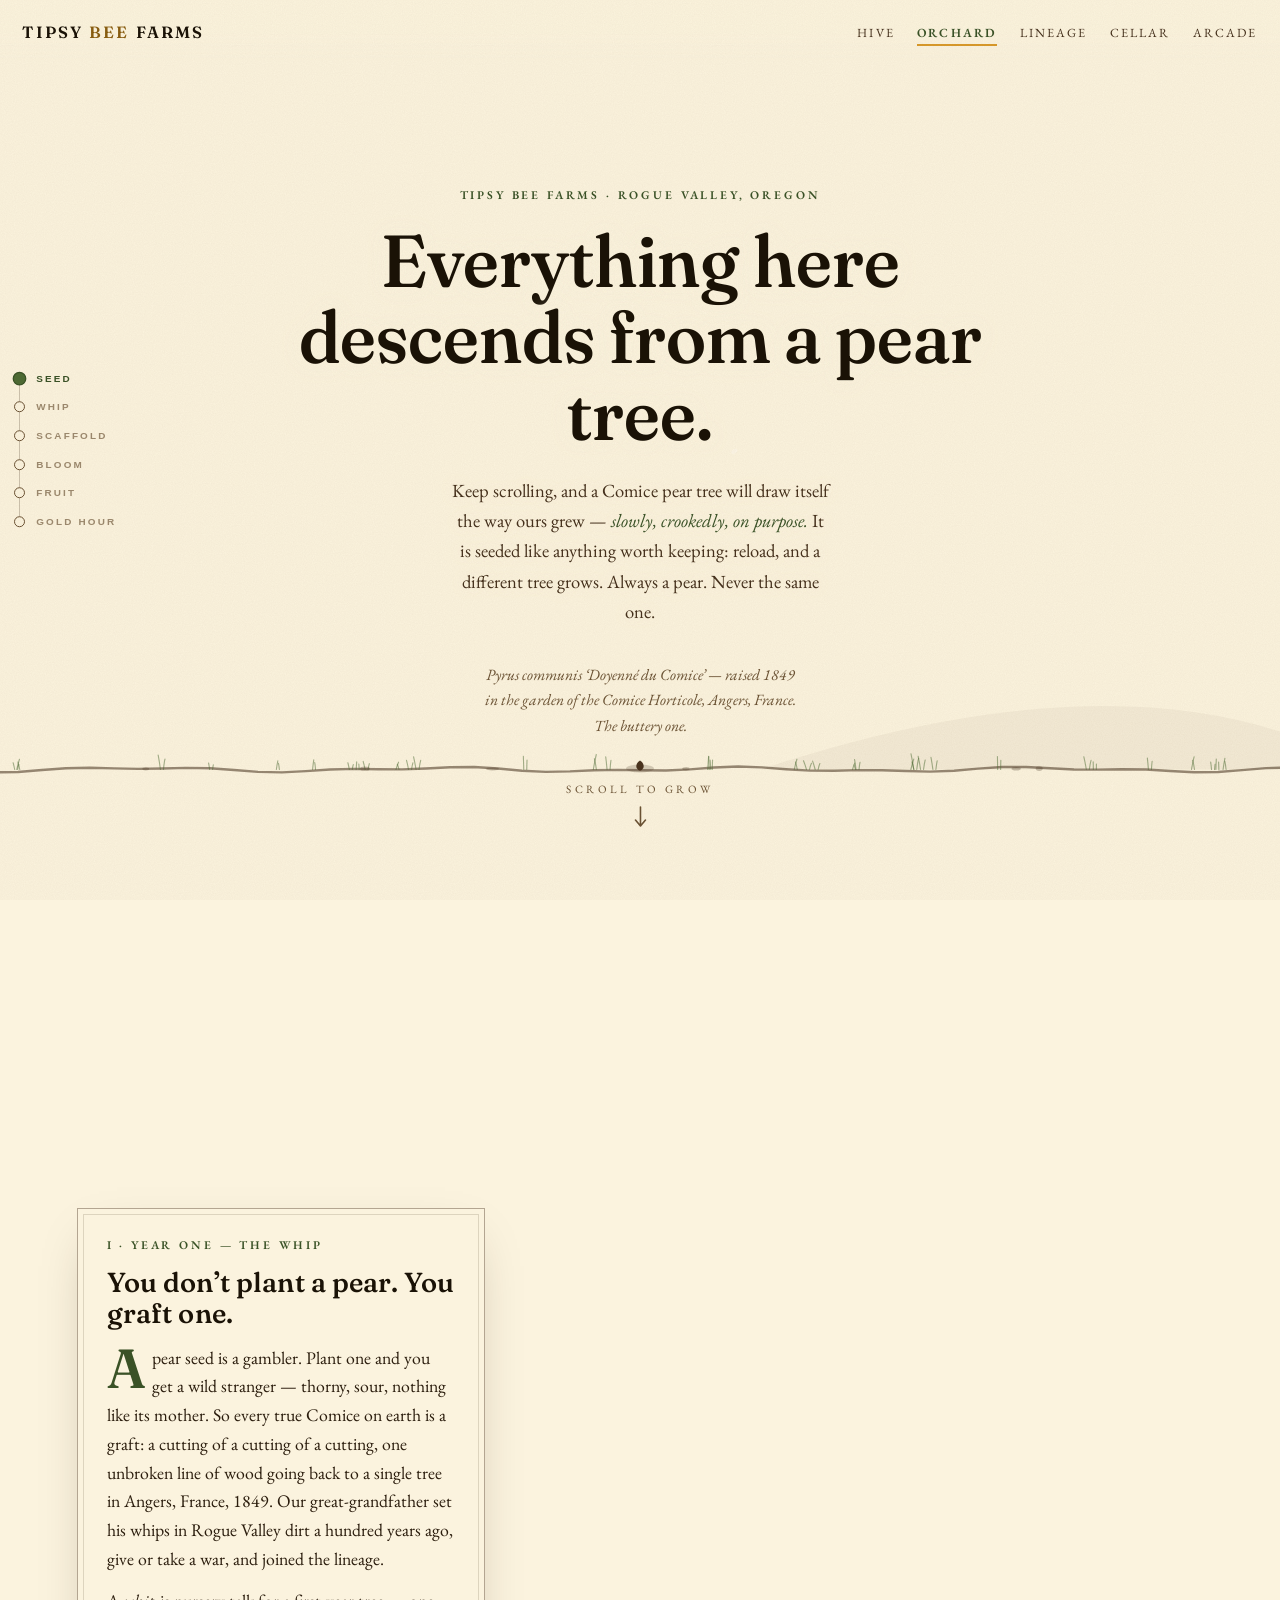
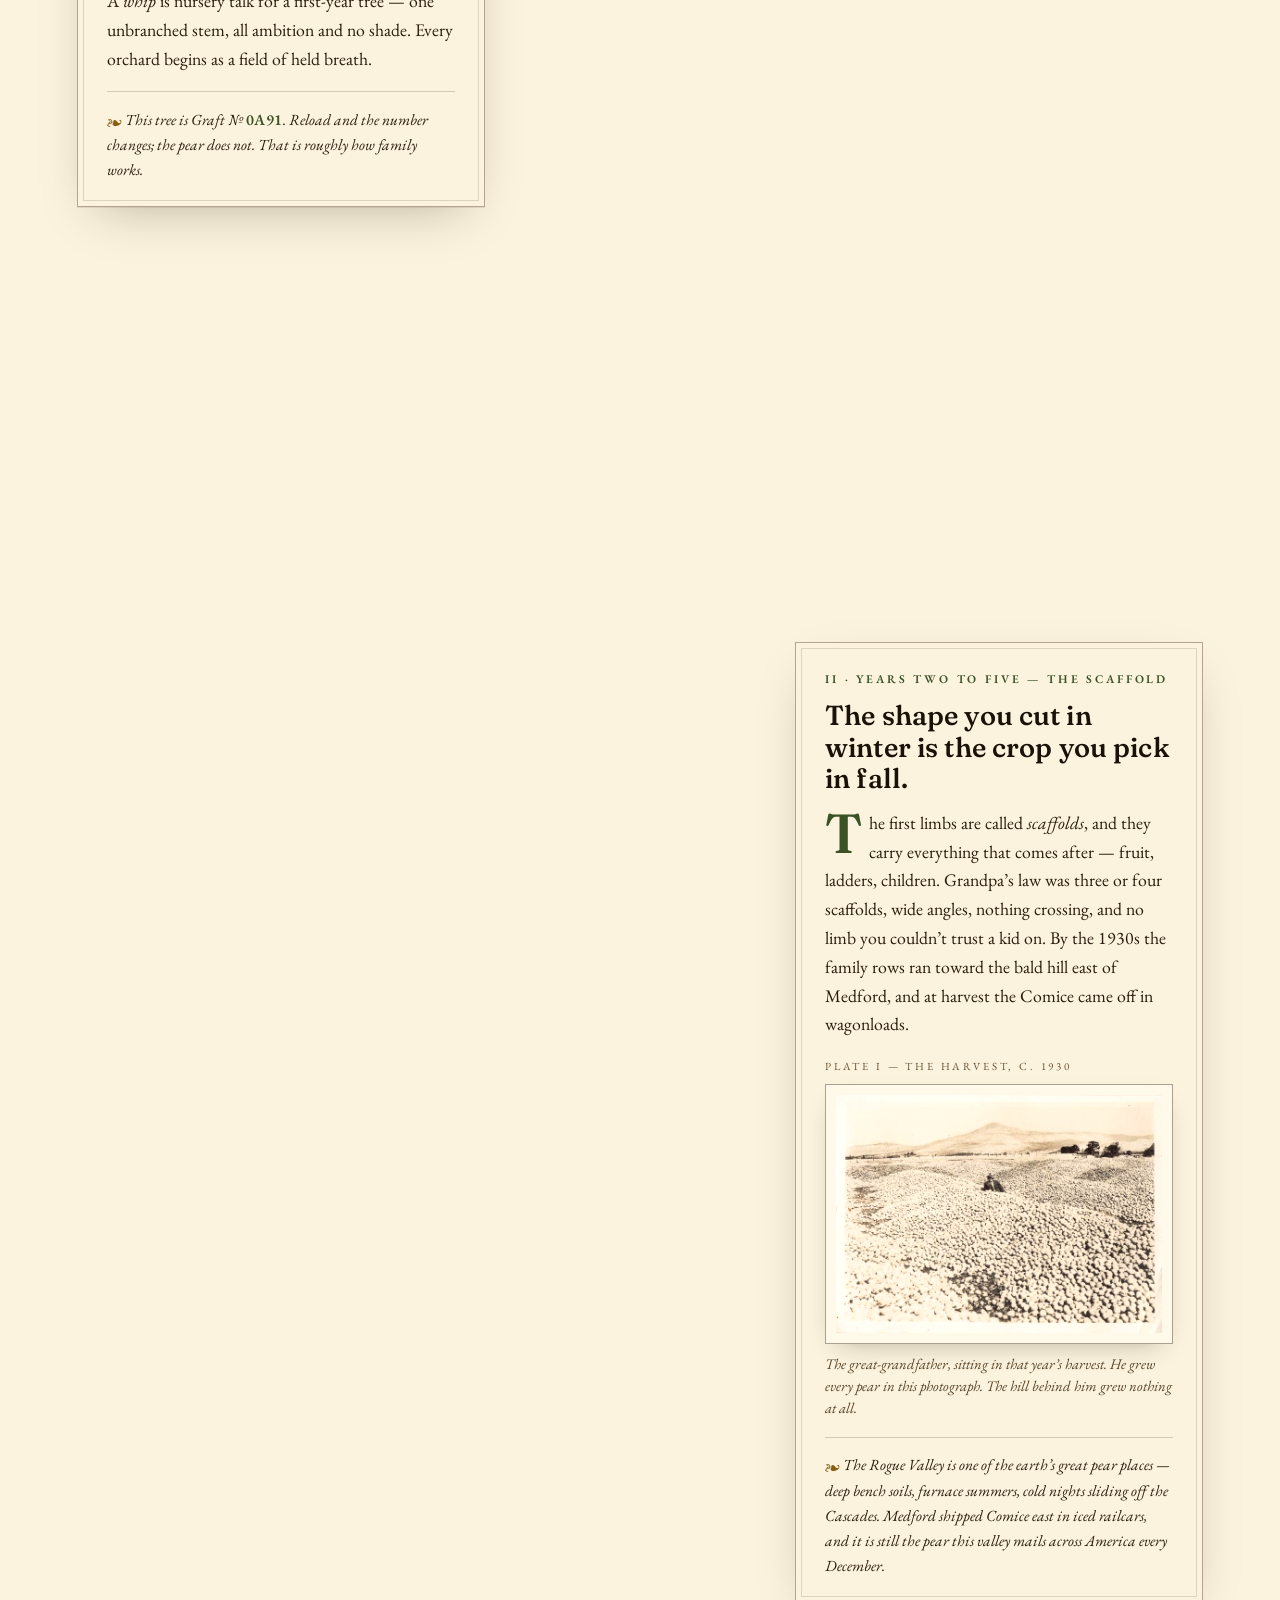
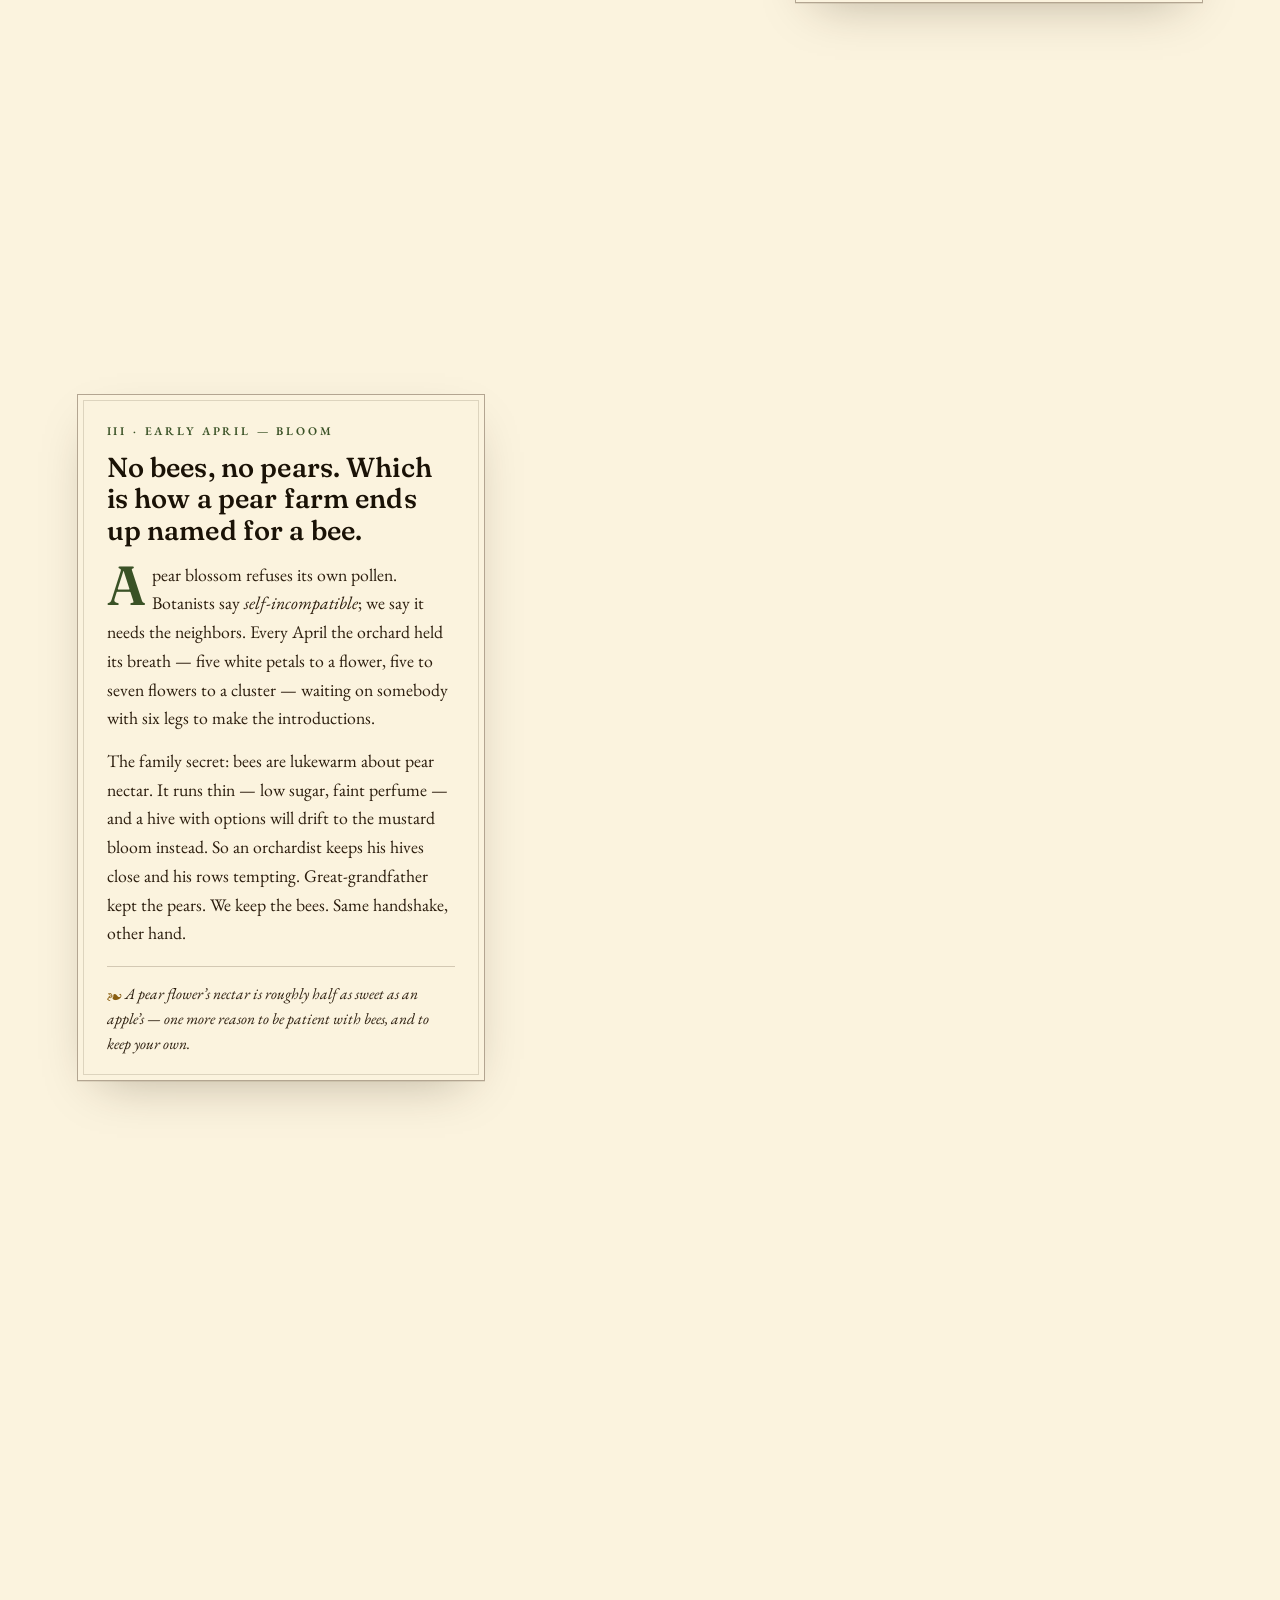
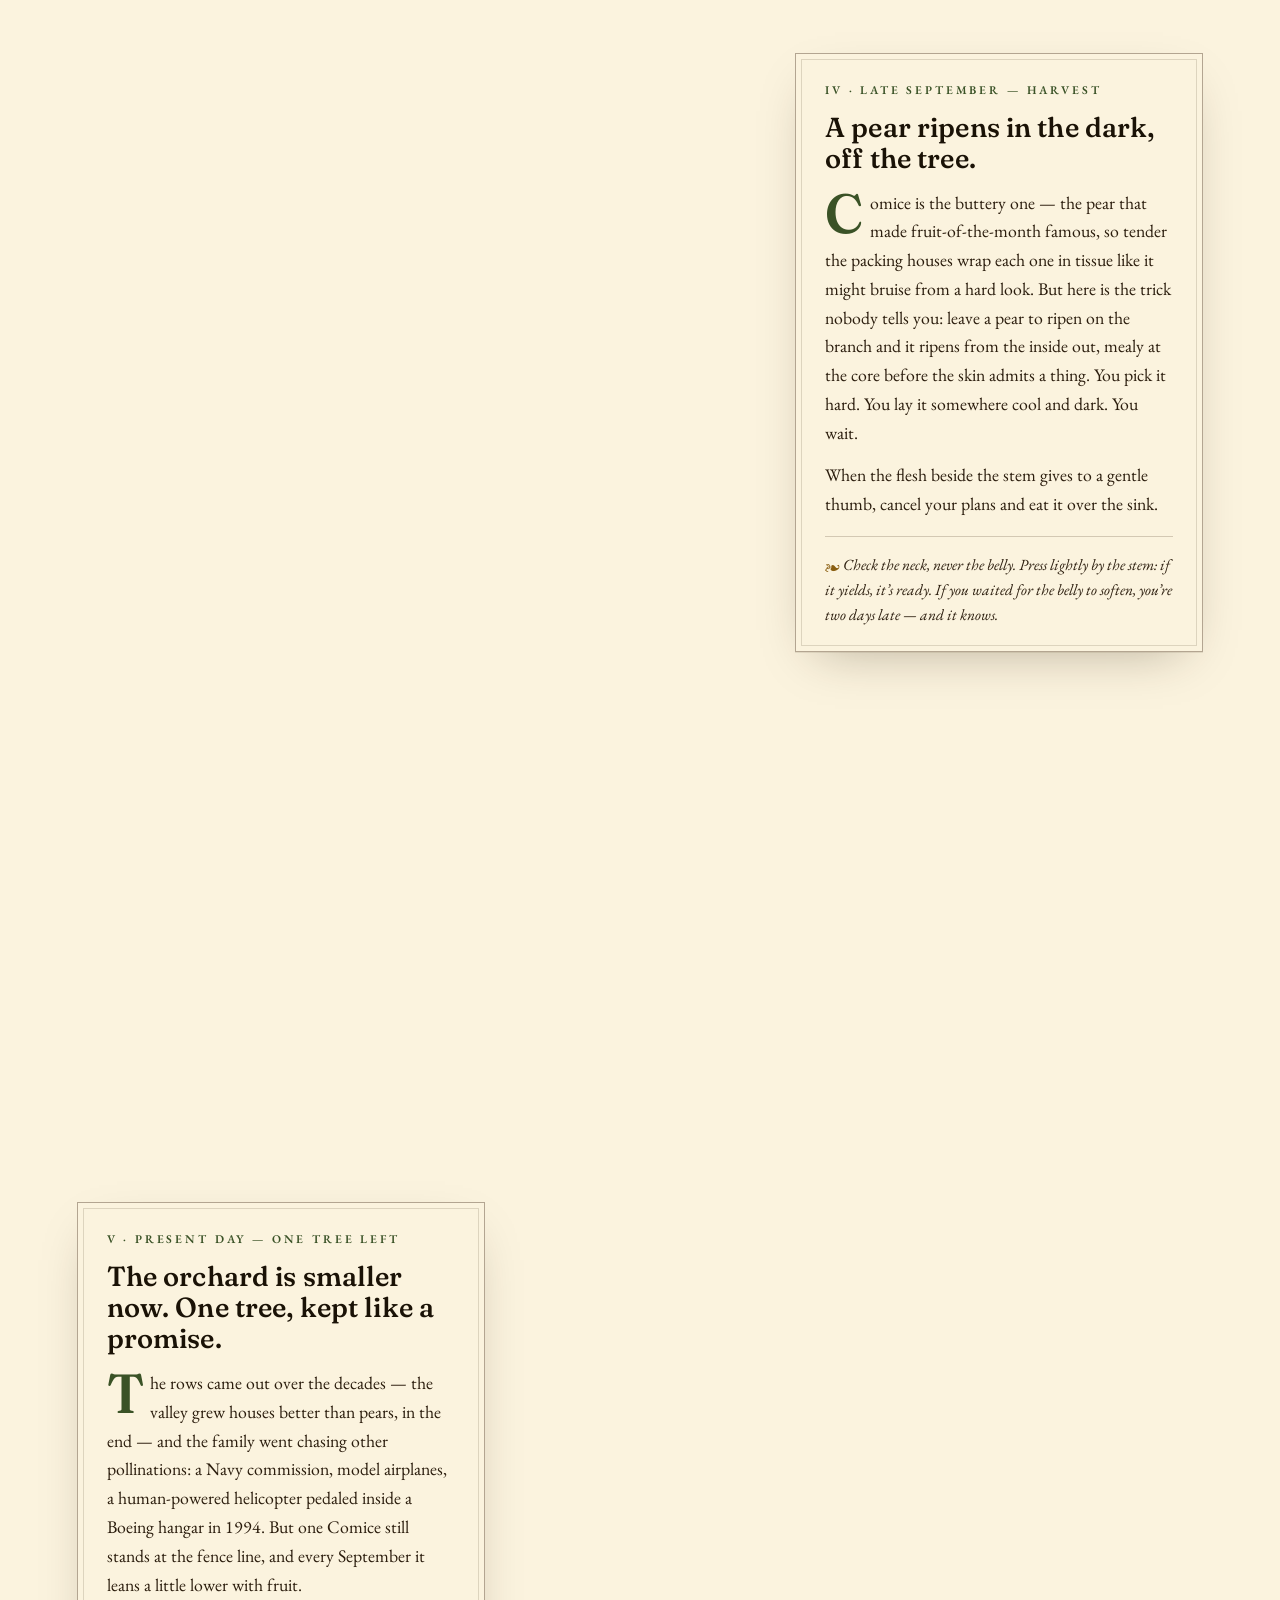
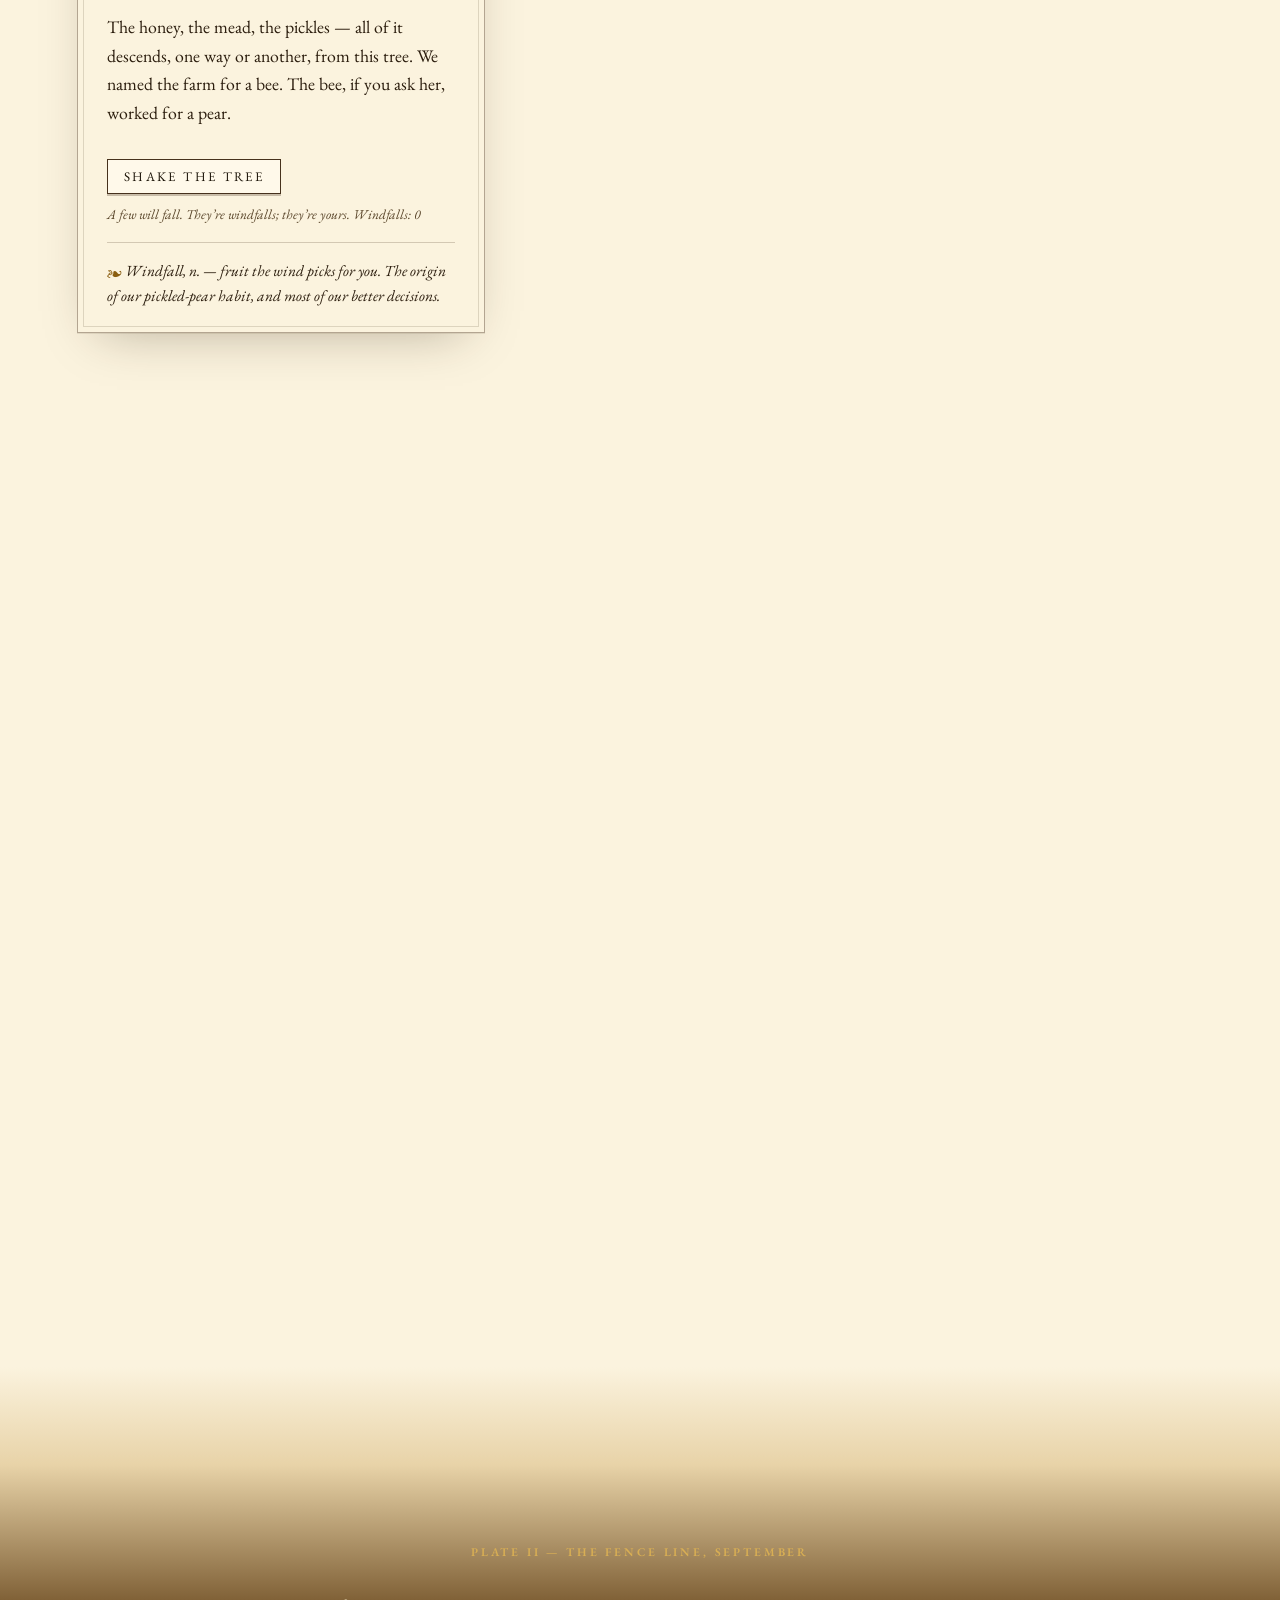
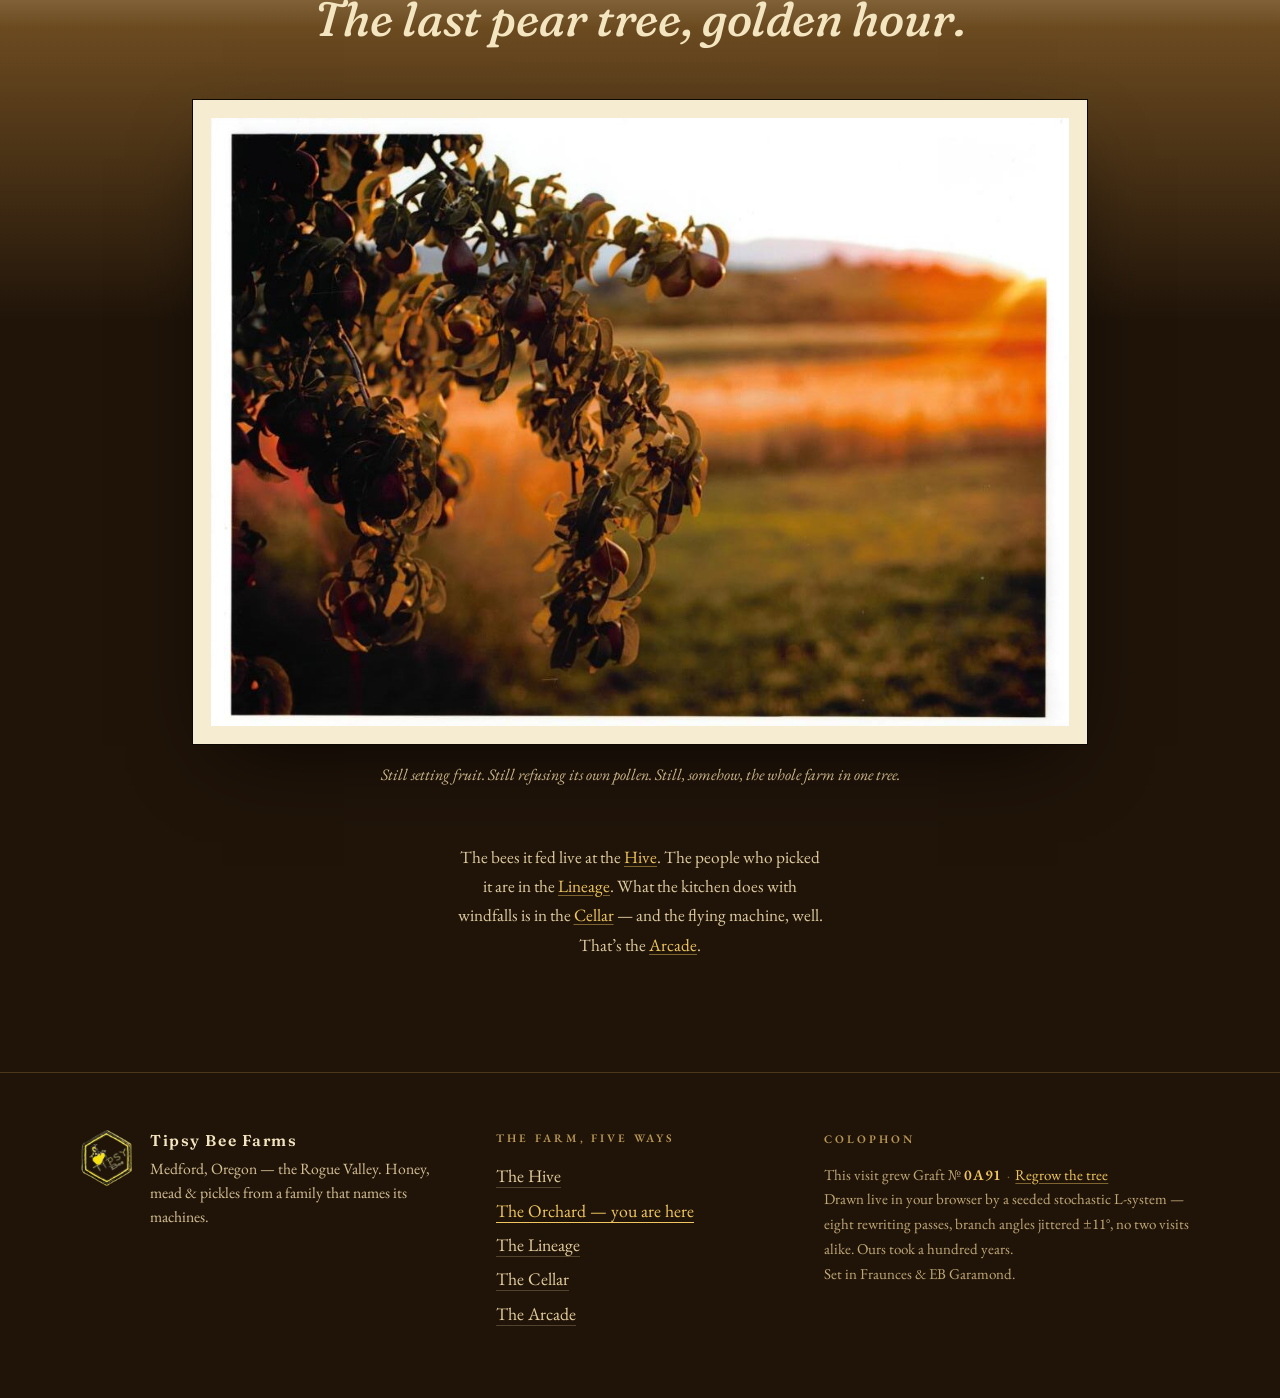
<file: orchard/index.html>
<!doctype html>
<html lang="en">
<head>
<meta charset="utf-8">
<meta name="viewport" content="width=device-width, initial-scale=1">
<title>The Orchard — Tipsy Bee Farms</title>
<meta name="description" content="Everything at Tipsy Bee Farms descends from a Comice pear tree. Scroll, and one grows — seeded, stochastic, never the same tree twice. Rogue Valley, Medford, Oregon.">
<meta name="theme-color" content="#FBF3DE">
<link rel="icon" href="data:image/svg+xml,%3Csvg xmlns='http://www.w3.org/2000/svg' viewBox='0 0 32 32'%3E%3Cpath d='M16 4c1 3-2 5-2 8 0 1-4 2-4 9 0 4 3 7 6 7s6-3 6-7c0-7-4-8-4-9 0-3 3-5 2-8z' fill='%234E6B34'/%3E%3C/svg%3E">
<link rel="preconnect" href="https://fonts.googleapis.com">
<link rel="preconnect" href="https://fonts.gstatic.com" crossorigin>
<link href="https://fonts.googleapis.com/css2?family=Fraunces:ital,opsz,wght@0,9..144,300..700;1,9..144,300..700&family=EB+Garamond:ital,wght@0,400..700;1,400..700&display=swap" rel="stylesheet">
<style>
:root{
  --paper:#FBF3DE; --paper-hi:#FFF9EA; --ink:#1A1206; --sepia:#46311C; --sepia-soft:#6B5233;
  --green:#4E6B34; --green-deep:#3A5226; --gold:#D99A2B; --gold-deep:#8A5E10;
  --dusk:#201409; --dusk-cream:#EFDFBB;
  --ease-swell:cubic-bezier(.22,.9,.28,1);
  --ease-pop:cubic-bezier(.34,1.42,.44,1);
  --ease-settle:cubic-bezier(.45,.02,.18,1);
  --serif:"EB Garamond",Georgia,serif;
  --display:"Fraunces",Georgia,serif;
}
*{margin:0;padding:0;box-sizing:border-box}
html{background:var(--paper)}
@media (prefers-reduced-motion: no-preference){ html{scroll-behavior:smooth} }
body{
  font-family:var(--serif); color:var(--ink); background:var(--paper);
  font-size:1.11rem; line-height:1.62; overflow-x:clip;
  -webkit-font-smoothing:antialiased;
}
::selection{background:#F5B426;color:#1A1206}
:focus-visible{outline:2px solid var(--green);outline-offset:3px;border-radius:1px}
img{max-width:100%;height:auto;display:block}

/* paper grain over everything */
body::after{
  content:""; position:fixed; inset:0; z-index:60; pointer-events:none;
  background-image:url("data:image/svg+xml,%3Csvg xmlns='http://www.w3.org/2000/svg' width='240' height='240'%3E%3Cfilter id='n'%3E%3CfeTurbulence type='fractalNoise' baseFrequency='0.9' numOctaves='2' stitchTiles='stitch'/%3E%3CfeColorMatrix values='0 0 0 0 0.32 0 0 0 0 0.24 0 0 0 0 0.13 0 0 0 0.5 0'/%3E%3C/filter%3E%3Crect width='240' height='240' filter='url(%23n)'/%3E%3C/svg%3E");
  opacity:.16; mix-blend-mode:multiply;
}

.skip{
  position:absolute; left:1rem; top:-4rem; z-index:80; background:var(--paper-hi);
  border:1px solid var(--sepia); padding:.5em 1em; font-size:.85rem;
  letter-spacing:.08em; text-transform:uppercase; color:var(--ink); text-decoration:none;
  transition:top .3s var(--ease-pop);
}
.skip:focus{top:1rem}

/* ---------- header ---------- */
.site-head{
  position:absolute; top:0; left:0; right:0; z-index:20;
  padding:1.1rem 1.4rem .9rem;
  background:linear-gradient(to bottom, rgba(251,243,222,.94) 55%, rgba(251,243,222,0));
}
.site-head nav{display:flex; flex-wrap:wrap; align-items:baseline; justify-content:space-between; gap:.4rem 1.5rem; max-width:82rem; margin:0 auto}
.wordmark{
  font-family:var(--display); font-weight:600; font-size:1.02rem; letter-spacing:.13em;
  text-transform:uppercase; color:var(--ink); white-space:nowrap;
}
.wordmark .bee{color:var(--gold-deep)}
.site-head ul{display:flex; flex-wrap:wrap; gap:.1rem 1.4rem; list-style:none}
.site-head a{
  font-size:.78rem; letter-spacing:.17em; text-transform:uppercase; text-decoration:none;
  color:var(--sepia); padding:.2em 0; border-bottom:2px solid transparent;
  transition:color .3s var(--ease-settle), border-color .3s var(--ease-settle);
}
.site-head a:hover{color:var(--green-deep); border-color:var(--gold)}
.site-head a[aria-current="page"]{color:var(--green-deep); border-color:var(--gold); font-weight:600}

/* ---------- the growing tree ---------- */
.tree-scroll{position:relative}
.stage{
  position:sticky; top:0; height:100vh; height:100svh;
  margin-bottom:-100vh; margin-bottom:-100svh;
  z-index:0; overflow:hidden;
}
.stage canvas{display:block; width:100%; height:100%}
.overlays{position:relative; z-index:2}

.chapter{
  min-height:135vh; display:flex; align-items:center; padding:0 6vw;
}
.chapter.right{justify-content:flex-end}
.chapter.left{justify-content:flex-start}

.hero{
  min-height:100vh; min-height:100svh; flex-direction:column; justify-content:center;
  align-items:center; text-align:center; padding:5.5rem 1.4rem 4rem; position:relative;
}
.kicker{
  font-size:.74rem; letter-spacing:.24em; text-transform:uppercase; color:var(--green-deep);
  font-weight:600; display:block; margin-bottom:1.1rem;
}
.hero h1{
  font-family:var(--display); font-weight:560; font-variation-settings:"SOFT" 40,"WONK" 1;
  font-size:clamp(2.5rem, 6.2vw, 4.6rem); line-height:1.04; max-width:17ch;
  text-shadow:0 1px 0 var(--paper), 0 0 22px rgba(251,243,222,.95), 0 0 8px rgba(251,243,222,.9);
}
.hero .lede{
  max-width:42ch; margin-top:1.5rem; font-size:1.16rem; color:var(--sepia);
  text-shadow:0 1px 0 rgba(251,243,222,.9), 0 0 14px rgba(251,243,222,.85);
}
.hero .lede em{color:var(--green-deep)}
.hero-note{
  margin-top:2.2rem; font-style:italic; font-size:.98rem; color:var(--sepia-soft); max-width:40ch;
  text-shadow:0 1px 0 rgba(251,243,222,.9);
}
.cue{
  position:absolute; bottom:4.5rem; left:50%; transform:translateX(-50%);
  font-size:.7rem; letter-spacing:.3em; text-transform:uppercase; color:var(--sepia-soft);
  display:flex; flex-direction:column; align-items:center; gap:.5rem;
}
.cue svg{width:14px;height:22px}
@media (prefers-reduced-motion: no-preference){
  .cue svg{animation:bob 2.6s var(--ease-settle) infinite}
  @keyframes bob{0%,100%{transform:translateY(0)}55%{transform:translateY(7px)}}
}

.card{
  max-width:25.5rem; background:rgba(251,243,222,.965);
  border:1px solid rgba(70,49,28,.4); padding:1.7rem 1.8rem 1.5rem; position:relative;
  box-shadow:0 1px 0 rgba(70,49,28,.1), 0 18px 50px -22px rgba(46,31,14,.35);
}
.card::before{content:""; position:absolute; inset:5px; border:1px solid rgba(70,49,28,.16); pointer-events:none}
.card .kicker{margin-bottom:.7rem}
.card h2{
  font-family:var(--display); font-weight:540; font-variation-settings:"SOFT" 45,"WONK" 1;
  font-size:1.72rem; line-height:1.14; margin-bottom:.9rem; letter-spacing:.005em;
}
.card p{margin-bottom:.85rem; color:#2B1D0D}
.card p:last-of-type{margin-bottom:0}
.card > p:first-of-type::first-letter{
  font-family:var(--display); font-weight:600; font-size:3.1em; float:left;
  line-height:.82; padding:.04em .12em 0 0; color:var(--green-deep);
}
.note{
  font-style:italic; font-size:.97rem; color:#584428; margin-top:1.1rem; padding-top:.9rem;
  border-top:1px solid rgba(70,49,28,.22);
}
.note::before{content:"❧ "; font-style:normal; color:var(--gold-deep)}
.note .graft{font-style:normal; font-variant-numeric:tabular-nums; color:var(--green-deep); font-weight:600; letter-spacing:.04em}

.plate{margin:1.2rem 0 .2rem}
.plate-label{
  font-size:.68rem; letter-spacing:.26em; text-transform:uppercase; color:var(--sepia-soft);
  display:block; margin-bottom:.5rem;
}
.plate .mat{background:var(--paper-hi); padding:10px; border:1px solid rgba(70,49,28,.45); box-shadow:0 10px 26px -14px rgba(46,31,14,.4)}
.plate .mat img{filter:sepia(.14) contrast(1.02)}
.plate figcaption{font-style:italic; font-size:.92rem; color:#584428; margin-top:.6rem; line-height:1.5}

.btn{
  font-family:var(--serif); font-size:.82rem; letter-spacing:.18em; text-transform:uppercase;
  color:var(--ink); background:var(--paper-hi); border:1px solid var(--sepia);
  padding:.6em 1.25em; cursor:pointer; margin-top:1.1rem;
  box-shadow:0 2px 0 rgba(70,49,28,.28);
  transition:transform .3s var(--ease-pop), box-shadow .3s var(--ease-pop), background .3s var(--ease-settle);
}
.btn:hover{transform:translateY(-2px); box-shadow:0 4px 0 rgba(70,49,28,.28); background:#FFFDF4}
.btn:active{transform:translateY(1px); box-shadow:0 0 0 rgba(70,49,28,.28)}
.btn-hint{display:block; font-size:.85rem; font-style:italic; color:#584428; margin-top:.55rem}
.windfalls{font-variant-numeric:tabular-nums}

.tail{height:88vh}

/* ---------- growth rail ---------- */
.rail{
  position:fixed; left:14px; top:50%; transform:translateY(-50%); z-index:30;
  display:flex; flex-direction:column; gap:0; opacity:1;
  transition:opacity .6s var(--ease-settle);
}
.rail.gone{opacity:0; pointer-events:none}
.rail .line{position:absolute; left:5px; top:10px; bottom:10px; width:1px; background:rgba(70,49,28,.25)}
.rail .fill{position:absolute; left:5px; top:10px; width:1px; height:0; background:var(--green); transition:height .25s var(--ease-settle)}
.rail button{
  position:relative; display:flex; align-items:center; gap:.7rem; background:none; border:0;
  padding:.55rem 0; cursor:pointer; color:var(--sepia-soft); z-index:1;
}
.rail .dot{
  width:11px;height:11px;border-radius:50%; border:1px solid var(--sepia-soft);
  background:var(--paper); transition:background .35s var(--ease-pop), border-color .35s, transform .35s var(--ease-pop);
  flex:none;
}
.rail .lbl{
  font-size:.62rem; letter-spacing:.22em; text-transform:uppercase; font-weight:600;
  opacity:.65; transition:opacity .3s, color .3s;
}
.rail button:hover .dot{border-color:var(--green)}
.rail button.on .dot{background:var(--green); border-color:var(--green-deep); transform:scale(1.25)}
.rail button.on .lbl{opacity:1; color:var(--green-deep)}

/* ---------- plate II / dusk ---------- */
.dusk-wrap{position:relative; z-index:2; background:linear-gradient(to bottom, var(--paper) 0, #E8D3A8 6%, #6B4A20 16%, var(--dusk) 34%, var(--dusk) 100%)}
.plate2{
  padding:11rem 1.4rem 7rem; color:var(--dusk-cream); text-align:center;
}
.plate2 .kicker{color:#D8AE54}
.plate2 h2{
  font-family:var(--display); font-weight:480; font-style:italic; font-variation-settings:"SOFT" 60,"WONK" 0;
  font-size:clamp(1.9rem,4vw,3rem); margin-bottom:2.6rem; color:#F3E5C0;
}
.plate2 figure{max-width:56rem; margin:0 auto}
.plate2 .mat{background:#F6ECD2; padding:clamp(10px,1.6vw,18px); border:1px solid #0D0803; box-shadow:0 30px 80px -30px rgba(0,0,0,.8)}
.plate2 figcaption{font-style:italic; color:#CDB88B; margin-top:1.1rem; font-size:1rem}
.plate2 .after{max-width:46ch; margin:3.4rem auto 0; font-size:1.08rem; color:#DECBA0; line-height:1.7}
.plate2 .after a{color:#F0C75E; text-decoration:underline; text-decoration-color:rgba(240,199,94,.45); text-underline-offset:3px; transition:text-decoration-color .3s}
.plate2 .after a:hover{text-decoration-color:#F0C75E}
.plate2 .after a:focus-visible{outline-color:#F0C75E}

/* ---------- footer ---------- */
.site-foot{
  background:var(--dusk); color:var(--dusk-cream); padding:3.5rem 1.4rem 4rem;
  border-top:1px solid rgba(240,199,94,.2);
}
.foot-grid{max-width:70rem; margin:0 auto; display:grid; grid-template-columns:1.3fr 1fr 1.3fr; gap:2.5rem}
.foot-grid h3{
  font-size:.72rem; letter-spacing:.26em; text-transform:uppercase; color:#B99755;
  margin-bottom:.9rem; font-weight:600;
}
.foot-brand{display:flex; gap:1rem; align-items:flex-start}
.foot-brand img{width:54px;height:auto}
.foot-brand p{font-size:.98rem; color:#D5C094; line-height:1.55}
.foot-brand strong{font-family:var(--display); letter-spacing:.1em; font-weight:600; color:#F3E5C0; display:block; margin-bottom:.2rem}
.site-foot ul{list-style:none}
.site-foot li{margin-bottom:.35rem}
.site-foot a{color:#E4CE9D; text-decoration:none; border-bottom:1px solid rgba(228,206,157,.25); transition:color .3s, border-color .3s}
.site-foot a:hover{color:#F0C75E; border-color:#F0C75E}
.site-foot a[aria-current="page"]{color:#F0C75E; border-color:#F0C75E}
.site-foot a:focus-visible{outline-color:#F0C75E}
.colophon{font-size:.94rem; color:#C0A876; line-height:1.65}
.colophon .graft{color:#F0C75E; font-weight:600; letter-spacing:.04em; font-variant-numeric:tabular-nums}
.colophon button{
  font:inherit; font-size:.94rem; color:#F0C75E; background:none; border:0; padding:0; cursor:pointer;
  text-decoration:underline; text-decoration-color:rgba(240,199,94,.45); text-underline-offset:3px;
  transition:text-decoration-color .3s;
}
.colophon button:hover{text-decoration-color:#F0C75E}
.colophon button:focus-visible{outline-color:#F0C75E}
.colophon .sep{color:#7A6238; padding:0 .35em}

noscript div{max-width:38rem; margin:8rem auto; padding:2rem; border:1px solid var(--sepia); font-style:italic; text-align:center}

/* ---------- responsive ---------- */
@media (max-width:900px){
  .foot-grid{grid-template-columns:1fr; gap:2.2rem}
  .rail .lbl{display:none}
  .rail{left:9px}
}
@media (max-width:640px){
  body{font-size:1.03rem}
  .site-head{padding:.9rem 1rem .7rem}
  .site-head nav{justify-content:center; text-align:center}
  .site-head ul{gap:.1rem 1rem; justify-content:center}
  .site-head a{font-size:.7rem; letter-spacing:.13em}
  .chapter{padding:0 1.1rem; min-height:128vh; justify-content:center !important}
  .card{max-width:100%; padding:1.4rem 1.3rem 1.2rem}
  .card h2{font-size:1.5rem}
  .hero{padding-bottom:9rem}
  .hero h1{font-size:2.35rem}
  .hero .lede{font-size:1.05rem}
  .hero-note{margin-top:1.6rem}
  .cue{bottom:1.1rem}
  .plate2{padding:8rem 1rem 5rem}
  .tail{height:70vh}
}
</style>
</head>
<body>
<a class="skip" href="#story">Skip to the story</a>

<header class="site-head">
  <nav aria-label="Tipsy Bee Farms sites">
    <span class="wordmark">Tipsy <span class="bee">Bee</span> Farms</span>
    <ul>
      <li><a href="../hive/">Hive</a></li>
      <li><a href="../orchard/" aria-current="page">Orchard</a></li>
      <li><a href="../lineage/">Lineage</a></li>
      <li><a href="../cellar/">Cellar</a></li>
      <li><a href="../arcade/">Arcade</a></li>
    </ul>
  </nav>
</header>

<main>
  <section class="tree-scroll" id="grove" aria-label="A Comice pear tree that grows as you scroll">
    <div class="stage">
      <canvas id="tree" role="img" aria-label="A Comice pear tree drawn in sepia ink, growing as the page scrolls: first a seed, then a single whip, then scaffold branches, white blossom clusters, hanging pears, and finally golden-hour light across the Rogue Valley."></canvas>
    </div>

    <div class="overlays">
      <article class="chapter hero">
        <span class="kicker">Tipsy Bee Farms · Rogue Valley, Oregon</span>
        <h1>Everything here descends from a pear tree.</h1>
        <p class="lede">Keep scrolling, and a Comice pear tree will draw itself the way ours grew — <em>slowly, crookedly, on purpose.</em> It is seeded like anything worth keeping: reload, and a different tree grows. Always a pear. Never the same one.</p>
        <p class="hero-note"><i>Pyrus communis</i> ‘Doyenné du Comice’ — raised 1849 in the garden of the Comice Horticole, Angers, France. The buttery one.</p>
        <div class="cue" aria-hidden="true">
          <span>Scroll to grow</span>
          <svg viewBox="0 0 14 22" fill="none"><path d="M7 1v18M2 14l5 6 5-6" stroke="#6B5233" stroke-width="1.6" stroke-linecap="round" stroke-linejoin="round"/></svg>
        </div>
      </article>

      <article class="chapter left" id="story" aria-labelledby="h-whip">
        <div class="card">
          <span class="kicker">I · Year one — the whip</span>
          <h2 id="h-whip">You don’t plant a pear. You graft one.</h2>
          <p>A pear seed is a gambler. Plant one and you get a wild stranger — thorny, sour, nothing like its mother. So every true Comice on earth is a graft: a cutting of a cutting of a cutting, one unbroken line of wood going back to a single tree in Angers, France, 1849. Our great-grandfather set his whips in Rogue Valley dirt a hundred years ago, give or take a war, and joined the lineage.</p>
          <p>A <em>whip</em> is nursery talk for a first-year tree — one unbranched stem, all ambition and no shade. Every orchard begins as a field of held breath.</p>
          <p class="note">This tree is Graft № <span class="graft">····</span>. Reload and the number changes; the pear does not. That is roughly how family works.</p>
        </div>
      </article>

      <article class="chapter right" aria-labelledby="h-scaffold">
        <div class="card">
          <span class="kicker">II · Years two to five — the scaffold</span>
          <h2 id="h-scaffold">The shape you cut in winter is the crop you pick in fall.</h2>
          <p>The first limbs are called <em>scaffolds</em>, and they carry everything that comes after — fruit, ladders, children. Grandpa’s law was three or four scaffolds, wide angles, nothing crossing, and no limb you couldn’t trust a kid on. By the 1930s the family rows ran toward the bald hill east of Medford, and at harvest the Comice came off in wagonloads.</p>
          <figure class="plate">
            <span class="plate-label">Plate I — the harvest, c. 1930</span>
            <div class="mat">
              <img src="../assets/photos/pear-mountain.jpg" width="731" height="533" loading="lazy" decoding="async"
                   alt="Sepia photograph from around 1930: the great-grandfather sits half-buried in an enormous mountain of harvested pears, orchard flats and a bald hill behind him.">
            </div>
            <figcaption>The great-grandfather, sitting in that year’s harvest. He grew every pear in this photograph. The hill behind him grew nothing at all.</figcaption>
          </figure>
          <p class="note">The Rogue Valley is one of the earth’s great pear places — deep bench soils, furnace summers, cold nights sliding off the Cascades. Medford shipped Comice east in iced railcars, and it is still the pear this valley mails across America every December.</p>
        </div>
      </article>

      <article class="chapter left" aria-labelledby="h-bloom">
        <div class="card">
          <span class="kicker">III · Early April — bloom</span>
          <h2 id="h-bloom">No bees, no pears. Which is how a pear farm ends up named for a bee.</h2>
          <p>A pear blossom refuses its own pollen. Botanists say <em>self-incompatible</em>; we say it needs the neighbors. Every April the orchard held its breath — five white petals to a flower, five to seven flowers to a cluster — waiting on somebody with six legs to make the introductions.</p>
          <p>The family secret: bees are lukewarm about pear nectar. It runs thin — low sugar, faint perfume — and a hive with options will drift to the mustard bloom instead. So an orchardist keeps his hives close and his rows tempting. Great-grandfather kept the pears. We keep the bees. Same handshake, other hand.</p>
          <p class="note">A pear flower’s nectar is roughly half as sweet as an apple’s — one more reason to be patient with bees, and to keep your own.</p>
        </div>
      </article>

      <article class="chapter right" aria-labelledby="h-fruit">
        <div class="card">
          <span class="kicker">IV · Late September — harvest</span>
          <h2 id="h-fruit">A pear ripens in the dark, off the tree.</h2>
          <p>Comice is the buttery one — the pear that made fruit-of-the-month famous, so tender the packing houses wrap each one in tissue like it might bruise from a hard look. But here is the trick nobody tells you: leave a pear to ripen on the branch and it ripens from the inside out, mealy at the core before the skin admits a thing. You pick it hard. You lay it somewhere cool and dark. You wait.</p>
          <p>When the flesh beside the stem gives to a gentle thumb, cancel your plans and eat it over the sink.</p>
          <p class="note">Check the neck, never the belly. Press lightly by the stem: if it yields, it’s ready. If you waited for the belly to soften, you’re two days late — and it knows.</p>
        </div>
      </article>

      <article class="chapter left" aria-labelledby="h-gold">
        <div class="card">
          <span class="kicker">V · Present day — one tree left</span>
          <h2 id="h-gold">The orchard is smaller now. One tree, kept like a promise.</h2>
          <p>The rows came out over the decades — the valley grew houses better than pears, in the end — and the family went chasing other pollinations: a Navy commission, model airplanes, a human-powered helicopter pedaled inside a Boeing hangar in 1994. But one Comice still stands at the fence line, and every September it leans a little lower with fruit.</p>
          <p>The honey, the mead, the pickles — all of it descends, one way or another, from this tree. We named the farm for a bee. The bee, if you ask her, worked for a pear.</p>
          <button class="btn" id="shake" type="button">Shake the tree</button>
          <span class="btn-hint">A few will fall. They’re windfalls; they’re yours. <span class="windfalls" aria-live="polite">Windfalls: <span id="windfall-count">0</span></span></span>
          <p class="note"><em>Windfall</em>, n. — fruit the wind picks for you. The origin of our pickled-pear habit, and most of our better decisions.</p>
        </div>
      </article>

      <div class="tail" aria-hidden="true"></div>
    </div>
  </section>

  <div class="dusk-wrap">
    <section class="plate2" aria-labelledby="h-plate2">
      <span class="kicker">Plate II — the fence line, September</span>
      <h2 id="h-plate2">The last pear tree, golden hour.</h2>
      <figure>
        <div class="mat">
          <img src="../assets/photos/last-pear-tree.jpg" width="1043" height="736" loading="lazy" decoding="async"
               alt="The family’s last Comice pear tree at golden hour: dark leaves and hanging pears in the foreground, the sun flaring low over dry September grass in the Rogue Valley.">
        </div>
        <figcaption>Still setting fruit. Still refusing its own pollen. Still, somehow, the whole farm in one tree.</figcaption>
      </figure>
      <p class="after">The bees it fed live at the <a href="../hive/">Hive</a>. The people who picked it are in the <a href="../lineage/">Lineage</a>. What the kitchen does with windfalls is in the <a href="../cellar/">Cellar</a> — and the flying machine, well. That’s the <a href="../arcade/">Arcade</a>.</p>
    </section>

    <footer class="site-foot">
      <div class="foot-grid">
        <div class="foot-brand">
          <img src="../assets/brand/logo.png" alt="Tipsy Bee Farms badge: a hexagon with a cartoon bee and the word TIPSY." width="54" height="62">
          <p><strong>Tipsy Bee Farms</strong>Medford, Oregon — the Rogue Valley. Honey, mead &amp; pickles from a family that names its machines.</p>
        </div>
        <nav aria-label="Tipsy Bee Farms sites (footer)">
          <h3>The farm, five ways</h3>
          <ul>
            <li><a href="../hive/">The Hive</a></li>
            <li><a href="../orchard/" aria-current="page">The Orchard — you are here</a></li>
            <li><a href="../lineage/">The Lineage</a></li>
            <li><a href="../cellar/">The Cellar</a></li>
            <li><a href="../arcade/">The Arcade</a></li>
          </ul>
        </nav>
        <div class="colophon">
          <h3>Colophon</h3>
          <p>This visit grew Graft № <span class="graft">····</span><span class="sep">·</span><button type="button" id="regrow">Regrow the tree</button></p>
          <p>Drawn live in your browser by a seeded stochastic L-system — eight rewriting passes, branch angles jittered ±11°, no two visits alike. Ours took a hundred years.</p>
          <p>Set in Fraunces &amp; EB Garamond.</p>
        </div>
      </div>
    </footer>
  </div>
</main>

<nav class="rail" id="rail" aria-label="Growth stages">
  <span class="line" aria-hidden="true"></span><span class="fill" id="rail-fill" aria-hidden="true"></span>
  <button type="button" data-p="0"><span class="dot" aria-hidden="true"></span><span class="lbl">Seed</span></button>
  <button type="button" data-p="0.155"><span class="dot" aria-hidden="true"></span><span class="lbl">Whip</span></button>
  <button type="button" data-p="0.33"><span class="dot" aria-hidden="true"></span><span class="lbl">Scaffold</span></button>
  <button type="button" data-p="0.51"><span class="dot" aria-hidden="true"></span><span class="lbl">Bloom</span></button>
  <button type="button" data-p="0.68"><span class="dot" aria-hidden="true"></span><span class="lbl">Fruit</span></button>
  <button type="button" data-p="0.88"><span class="dot" aria-hidden="true"></span><span class="lbl">Gold hour</span></button>
</nav>

<noscript><div>The tree needs JavaScript to grow — but the story above still reads top to bottom, and the last tree is still standing at the fence line.</div></noscript>

<script src="orchard.js" defer></script>
</body>
</html>
</file>
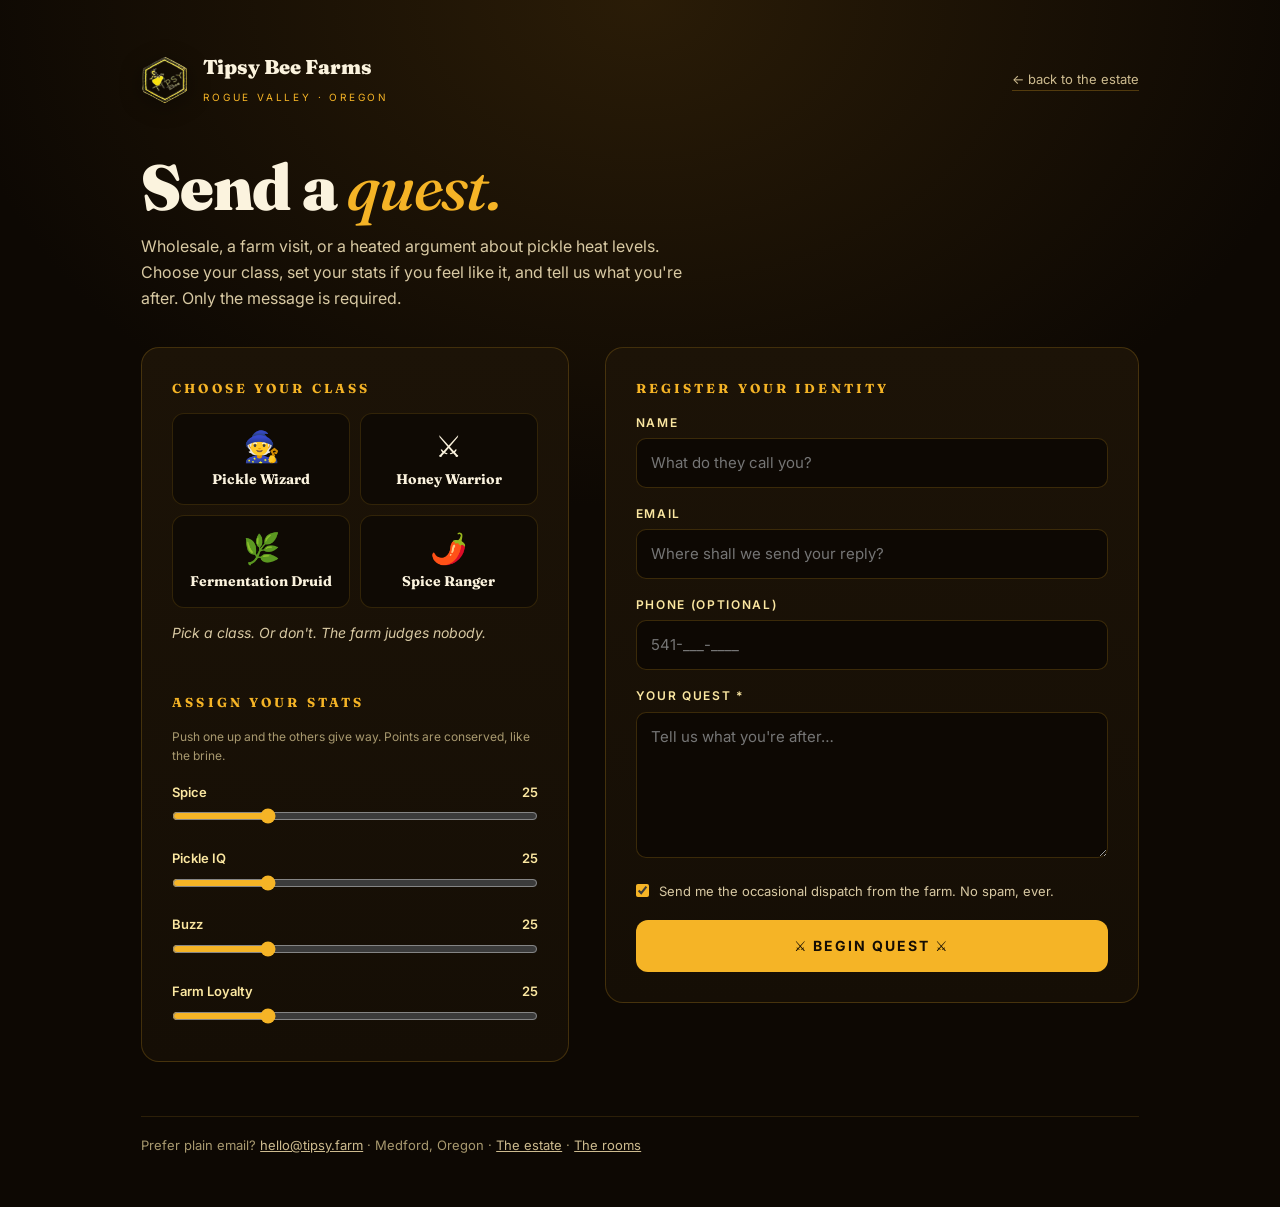
<file: quest/index.html>
<!doctype html>
<html lang="en">
<meta charset="utf-8" />
<meta name="viewport" content="width=device-width, initial-scale=1, viewport-fit=cover" />
<title>Send a Quest — Tipsy Bee Farms</title>
<meta name="description" content="Write the farm. Choose your class, set your stats, send a quest — wholesale, farm visits, or arguments about pickle heat." />
<link rel="icon" href="../assets/brand/logo.png" />
<link rel="preconnect" href="https://fonts.googleapis.com" />
<link rel="preconnect" href="https://fonts.gstatic.com" crossorigin />
<link href="https://fonts.googleapis.com/css2?family=Fraunces:ital,opsz,wght@0,9..144,500;0,9..144,700;0,9..144,900;1,9..144,500&family=Inter:wght@400;500;600&display=swap" rel="stylesheet" />
<style>
  :root{--honey:#f5b426;--amber:#b8730e;--wax:#fbe7a1;--ink:#140d04;--cream:#fbf3de;--green:#4e6b34;--coral:#e0574c;--violet:#7a5cc4;--ease:cubic-bezier(.16,1,.3,1)}
  *{box-sizing:border-box;margin:0;padding:0}
  body{background:radial-gradient(90% 70% at 50% 0%,#2a1c07 0%,transparent 60%),#0d0803;color:var(--cream);
    font-family:"Inter",system-ui,sans-serif;line-height:1.6;min-height:100svh;-webkit-font-smoothing:antialiased;overflow-x:hidden}
  a{color:inherit}
  ::selection{background:var(--honey);color:var(--ink)}
  .wrap{max-width:1100px;margin:0 auto;padding:clamp(20px,4vw,52px)}
  header{display:flex;align-items:center;gap:14px;margin-bottom:clamp(28px,5vh,56px)}
  header a.b{display:flex;align-items:center;gap:14px;text-decoration:none;margin-right:auto}
  header img{width:48px;height:48px;filter:drop-shadow(0 4px 10px #000a)}
  header b{font-family:"Fraunces",serif;font-weight:900;font-size:20px;display:block}
  header small{font-size:10px;letter-spacing:.28em;text-transform:uppercase;color:var(--honey)}
  header .back{font-size:13px;color:#cdbb8f;text-decoration:none;border-bottom:1px solid #f5b42644}
  header .back:hover,header .back:focus-visible{color:var(--honey);border-color:var(--honey)}
  h1{font-family:"Fraunces",serif;font-weight:900;font-size:clamp(34px,6vw,64px);line-height:1.04;letter-spacing:-.02em}
  h1 em{color:var(--honey);font-weight:500}
  .lede{max-width:56ch;color:#d8c9a3;margin:14px 0 clamp(26px,4vh,44px)}
  .grid{display:grid;grid-template-columns:1fr 1.25fr;gap:clamp(18px,3vw,36px);align-items:start}
  @media(max-width:860px){.grid{grid-template-columns:1fr}}
  .card{background:linear-gradient(180deg,#1c1307,#150e05);border:1px solid #f5b42633;border-radius:18px;padding:clamp(18px,2.6vw,30px)}
  .card h2{font-family:"Fraunces",serif;font-size:13px;letter-spacing:.24em;text-transform:uppercase;color:var(--honey);font-weight:700;margin-bottom:14px}
  .classes{display:grid;grid-template-columns:1fr 1fr;gap:10px}
  .cls{all:unset;box-sizing:border-box;cursor:pointer;text-align:center;padding:14px 8px;border-radius:12px;border:1px solid #f5b42626;
    background:#0f0a04;transition:border-color .3s,background .3s,transform .3s var(--ease)}
  .cls:hover,.cls:focus-visible{border-color:var(--honey);transform:translateY(-2px)}
  .cls[aria-pressed="true"]{border-color:var(--honey);background:#2a1c07;box-shadow:0 0 0 1px var(--honey) inset}
  .cls .ic{font-size:30px;display:block;line-height:1.2}
  .cls b{font-family:"Fraunces",serif;font-size:14px;display:block;margin-top:4px}
  #desc{margin-top:14px;min-height:3.2em;font-size:14px;color:#d8c9a3;font-style:italic}
  .stat{margin-top:16px}
  .stat label{display:flex;justify-content:space-between;font-size:13px;font-weight:600;color:var(--wax)}
  input[type=range]{width:100%;accent-color:var(--honey);margin-top:6px}
  .field{margin-bottom:16px}
  .field label{display:block;font-size:12px;letter-spacing:.14em;text-transform:uppercase;color:var(--wax);margin-bottom:6px;font-weight:600}
  .field input,.field textarea{width:100%;background:#0d0803;border:1px solid #f5b42633;border-radius:10px;color:var(--cream);
    padding:12px 14px;font:inherit;font-size:15px}
  .field input:focus,.field textarea:focus{outline:2px solid var(--honey);outline-offset:1px}
  .check{display:flex;gap:10px;align-items:flex-start;font-size:13px;color:#d8c9a3;margin-bottom:18px}
  .check input{margin-top:3px;accent-color:var(--honey)}
  .hp{position:absolute;left:-9999px;width:1px;height:1px;overflow:hidden}
  button.go{all:unset;box-sizing:border-box;cursor:pointer;width:100%;text-align:center;background:var(--honey);color:var(--ink);font-weight:700;
    letter-spacing:.14em;text-transform:uppercase;font-size:14px;padding:15px;border-radius:12px;transition:transform .3s var(--ease),background .3s}
  button.go:hover,button.go:focus-visible{background:#ffc94a;transform:translateY(-2px)}
  button.go[disabled]{opacity:.6;cursor:wait}
  .msg{margin-top:14px;font-size:14px;padding:12px 14px;border-radius:10px}
  .msg.err{background:#3a1410;border:1px solid var(--coral)}
  .msg.ok{background:#1b2a12;border:1px solid var(--green)}
  [hidden]{display:none!important}
  dialog{margin:auto;border:1px solid var(--honey);border-radius:16px;background:#1c1307;color:var(--cream);padding:26px;max-width:min(92vw,420px)}
  dialog::backdrop{background:#000a}
  dialog h3{font-family:"Fraunces",serif;margin-bottom:8px}
  dialog .row{display:flex;gap:10px;margin-top:18px}
  dialog button{all:unset;box-sizing:border-box;cursor:pointer;flex:1;text-align:center;padding:11px;border-radius:10px;border:1px solid var(--honey);font-weight:600;font-size:14px}
  dialog button.p{background:var(--honey);color:var(--ink)}
  footer{margin-top:clamp(36px,6vh,64px);font-size:13px;color:#a8996f;border-top:1px solid #f5b42622;padding-top:18px}
  footer a{color:#cdbb8f}
  @media(prefers-reduced-motion:reduce){*{transition:none!important}}
</style>

<div class="wrap">
  <header>
    <a class="b" href="../"><img src="../assets/brand/logo.png" alt="Tipsy Bee Farms hexagonal bee badge" /><span><b>Tipsy Bee Farms</b><small>Rogue Valley · Oregon</small></span></a>
    <a class="back" href="../#visit">← back to the estate</a>
  </header>

  <main>
    <h1>Send a <em>quest.</em></h1>
    <p class="lede">Wholesale, a farm visit, or a heated argument about pickle heat levels. Choose your class, set your stats if you feel like it, and tell us what you're after. Only the message is required.</p>

    <div class="grid">
      <section class="card" aria-labelledby="h-class">
        <h2 id="h-class">Choose your class</h2>
        <div class="classes" role="group" aria-label="Class">
          <button type="button" class="cls" data-c="Pickle Wizard" aria-pressed="false"><span class="ic" aria-hidden="true">🧙</span><b>Pickle Wizard</b></button>
          <button type="button" class="cls" data-c="Honey Warrior" aria-pressed="false"><span class="ic" aria-hidden="true">⚔️</span><b>Honey Warrior</b></button>
          <button type="button" class="cls" data-c="Fermentation Druid" aria-pressed="false"><span class="ic" aria-hidden="true">🌿</span><b>Fermentation Druid</b></button>
          <button type="button" class="cls" data-c="Spice Ranger" aria-pressed="false"><span class="ic" aria-hidden="true">🌶️</span><b>Spice Ranger</b></button>
        </div>
        <p id="desc" aria-live="polite">Pick a class. Or don't. The farm judges nobody.</p>

        <h2 style="margin-top:26px">Assign your stats</h2>
        <p style="font-size:12px;color:#a8996f">Push one up and the others give way. Points are conserved, like the brine.</p>
        <div id="stats"></div>
      </section>

      <section class="card" aria-labelledby="h-form">
        <h2 id="h-form">Register your identity</h2>
        <form id="f" novalidate>
          <div class="field"><label for="name">Name</label><input id="name" name="name" autocomplete="name" maxlength="60" placeholder="What do they call you?" /></div>
          <div class="field"><label for="email">Email</label><input id="email" name="email" type="email" autocomplete="email" maxlength="120" placeholder="Where shall we send your reply?" /></div>
          <div class="field"><label for="phone">Phone (optional)</label><input id="phone" name="phone" type="tel" autocomplete="tel" maxlength="30" placeholder="541-___-____" /></div>
          <div class="field"><label for="message">Your quest <span aria-hidden="true">*</span></label><textarea id="message" name="message" rows="5" maxlength="1000" required placeholder="Tell us what you're after…"></textarea></div>
          <div class="hp" aria-hidden="true"><label>Leave empty <input id="website" tabindex="-1" autocomplete="off" /></label></div>
          <label class="check"><input type="checkbox" id="news" checked /> <span>Send me the occasional dispatch from the farm. No spam, ever.</span></label>
          <button class="go" id="send" type="submit">⚔ Begin quest ⚔</button>
          <div id="out" role="status" aria-live="polite"></div>
        </form>
      </section>
    </div>
  </main>

  <footer>Prefer plain email? <a href="mailto:hello@tipsy.farm">hello@tipsy.farm</a> · Medford, Oregon · <a href="../">The estate</a> · <a href="../rooms/">The rooms</a></footer>
</div>

<dialog id="anon">
  <h3>Anonymous dispatch</h3>
  <p style="font-size:14px;color:#d8c9a3">No name or email — we won't be able to write back. Send it anyway?</p>
  <div class="row"><button type="button" id="anon-no">Add my info</button><button type="button" class="p" id="anon-yes">Send anonymously</button></div>
</dialog>

<script>
(() => {
  // Google Apps Script web app (logs to a Sheet + emails the farm). If it ever fails the page offers mailto instead.
  const ENDPOINT = 'https://script.google.com/macros/s/AKfycbyw03CxSAitvRG5AwB5Ga4Dexpfze4KIbG_fAGgscD435ELQvDh1zigbE2c-v7Vnc6E/exec';
  const DESCS = {
    'Pickle Wizard': 'Brine is just spellcraft with salt. You want the recipe; we will say no, kindly.',
    'Honey Warrior': 'You fight for the good stuff: raw, wildflower, and never cut with syrup.',
    'Fermentation Druid': 'You hear the jars burp and call it music. You and the crock are going to get along.',
    'Spice Ranger': 'You read the Kraken label and thought, "only?" Welcome.'
  };
  const STATS = ['Spice', 'Pickle IQ', 'Buzz', 'Farm Loyalty'];
  const $ = id => document.getElementById(id);
  let cls = '';
  const vals = STATS.map(() => 25);

  // class picker
  document.querySelectorAll('.cls').forEach(b => b.addEventListener('click', () => {
    cls = b.dataset.c;
    document.querySelectorAll('.cls').forEach(x => x.setAttribute('aria-pressed', String(x === b)));
    $('desc').textContent = DESCS[cls];
  }));

  // stat sliders: total stays 100, others redistribute proportionally
  const host = $('stats'), rngs = [], outs = [];
  STATS.forEach((s, i) => {
    const d = document.createElement('div'); d.className = 'stat';
    d.innerHTML = `<label for="s${i}">${s}<span id="o${i}">25</span></label><input type="range" id="s${i}" min="0" max="100" value="25" />`;
    host.appendChild(d);
    rngs.push(d.querySelector('input')); outs.push(d.querySelector('span'));
    rngs[i].addEventListener('input', () => set(i, +rngs[i].value));
  });
  function set(i, v) {
    const rest = vals.reduce((a, x, j) => j === i ? a : a + x, 0), target = 100 - v;
    vals[i] = v;
    vals.forEach((x, j) => { if (j !== i) vals[j] = rest ? Math.round(x * target / rest) : Math.round(target / 3); });
    const drift = 100 - vals.reduce((a, b) => a + b, 0);
    if (drift) { const k = vals.findIndex((_, j) => j !== i && vals[j] + drift >= 0); if (k >= 0) vals[k] += drift; }
    vals.forEach((x, j) => { rngs[j].value = x; outs[j].textContent = x; });
  }

  // submit
  let pending = false;
  async function send() {
    if (pending) return; pending = true;
    const btn = $('send'), out = $('out'); btn.disabled = true; out.innerHTML = '';
    const payload = {
      name: $('name').value.trim(), email: $('email').value.trim(), phone: $('phone').value.trim(),
      message: $('message').value.trim(), class: cls || 'None selected',
      spice: vals[0], pickle: vals[1], buzz: vals[2], loyalty: vals[3],
      newsletter: $('news').checked, _subject: 'New Quest — Tipsy Bee Farms'
    };
    try {
      await fetch(ENDPOINT, { method: 'POST', mode: 'no-cors', headers: { 'Content-Type': 'text/plain;charset=utf-8' }, body: JSON.stringify(payload) });
      out.innerHTML = '<p class="msg ok"><b>Quest accepted.</b> The farm will get back to you — pickles permitting.</p>';
      $('f').reset(); cls = ''; document.querySelectorAll('.cls').forEach(x => x.setAttribute('aria-pressed', 'false'));
      $('desc').textContent = 'Pick a class. Or don’t. The farm judges nobody.'; set(0, 25);
    } catch (e) {
      const body = encodeURIComponent(payload.message + '\n\n— ' + (payload.name || 'anonymous') + ' ' + payload.email);
      out.innerHTML = '<p class="msg err">The raven got lost. Email us directly: <a href="mailto:hello@tipsy.farm?subject=Quest&body=' + body + '">hello@tipsy.farm</a></p>';
    } finally { btn.disabled = false; pending = false; }
  }
  $('f').addEventListener('submit', e => {
    e.preventDefault();
    if ($('website').value) return;                       // honeypot
    const out = $('out');
    if (!$('message').value.trim()) { out.innerHTML = '<p class="msg err">A quest needs a message. Tell us what you’re after.</p>'; $('message').focus(); return; }
    const em = $('email').value.trim();
    if (em && !/^[^@\s]+@[^@\s]+\.[^@\s]+$/.test(em)) { out.innerHTML = '<p class="msg err">That email doesn’t look right.</p>'; $('email').focus(); return; }
    if (!$('name').value.trim() && !em) { $('anon').showModal(); return; }
    send();
  });
  $('anon-no').onclick = () => { $('anon').close(); $('name').focus(); };
  $('anon-yes').onclick = () => { $('anon').close(); send(); };
})();
</script>
</file>
<file: arcade/style.css>
/* ============================================================
   PEDAL, CURTIS, PEDAL! — Tipsy Bee Farms arcade cabinet
   Palette: pixel-sunset (violet → coral → honey) + brand ink/cream
   Type: Press Start 2P (display) + Outfit (readable sans)
   ============================================================ */

:root{
  --honey:#F5B426;
  --amber:#B8730E;
  --wax:#FBE7A1;
  --ink:#1A1206;
  --cream:#FBF3DE;
  --green:#4E6B34;
  --violet:#7A5CC4;
  --coral:#E0574C;

  --night:#120B1E;        /* page ground */
  --cab:#2A1B3F;          /* cabinet body */
  --cab-hi:#3B2A57;
  --cab-lo:#1C1128;
  --bezel:#0C0814;

  --px:"Press Start 2P", monospace;
  --sans:"Outfit", system-ui, sans-serif;

  /* custom easing — bees are quick, honey is heavy */
  --ease-bee:cubic-bezier(.2,1.6,.35,1);
  --ease-honey:cubic-bezier(.65,0,.12,1);
}

*,*::before,*::after{box-sizing:border-box}
html,body{margin:0;padding:0}
html{overflow-x:clip}

body{
  background:
    radial-gradient(120% 80% at 50% -10%, rgba(122,92,196,.16), transparent 60%),
    url("data:image/svg+xml,%3Csvg xmlns='http://www.w3.org/2000/svg' width='56' height='64'%3E%3Cpath d='M28 2 52 16v32L28 62 4 48V16z' fill='none' stroke='%23F5B426' stroke-opacity='.045' stroke-width='2'/%3E%3C/svg%3E"),
    var(--night);
  color:var(--cream);
  font-family:var(--sans);
  font-size:16px;
  line-height:1.6;
  overflow-x:clip;
}

::selection{background:var(--honey);color:var(--ink)}

:focus-visible{
  outline:3px solid var(--honey);
  outline-offset:3px;
  border-radius:4px;
}

.skip{
  position:absolute;left:-999px;top:8px;z-index:99;
  background:var(--honey);color:var(--ink);
  font-family:var(--px);font-size:10px;
  padding:10px 14px;border-radius:4px;text-decoration:none;
}
.skip:focus{left:8px}

/* ---------- site header ---------- */
.site-head{
  max-width:1060px;margin:0 auto;
  padding:20px 18px 8px;
  display:flex;justify-content:space-between;align-items:baseline;gap:12px;flex-wrap:wrap;
}
.site-head a{
  color:var(--wax);text-decoration:none;
  font-family:var(--px);font-size:11px;letter-spacing:1px;
  transition:color .2s var(--ease-honey);
}
.site-head a:hover{color:var(--honey)}
.site-head .meta{
  font-size:12px;letter-spacing:.18em;text-transform:uppercase;
  color:rgba(251,231,161,.62);
}

/* ---------- cabinet ---------- */
.cab-wrap{
  position:relative;
  padding:26px 12px 8px;
}
.cab-wrap::before{
  content:"";position:absolute;inset:0;
  background:radial-gradient(56% 46% at 50% 38%, rgba(224,87,76,.10), transparent 70%);
  pointer-events:none;
}

.cabinet{
  position:relative;
  width:min(780px,100%);
  margin:0 auto;
  background:linear-gradient(180deg,var(--cab-hi),var(--cab) 30%,var(--cab-lo));
  border:4px solid #0A0612;
  border-radius:18px 18px 10px 10px;
  box-shadow:
    0 0 0 2px rgba(245,180,38,.12),
    0 34px 70px rgba(0,0,0,.55),
    inset 0 2px 0 rgba(255,255,255,.06);
  overflow:hidden;
}
/* t-molding side rails */
.cabinet::before,.cabinet::after{
  content:"";position:absolute;top:0;bottom:0;width:10px;z-index:2;
  background:linear-gradient(180deg,var(--coral),#8e3730);
  opacity:.85;
}
.cabinet::before{left:0;border-radius:14px 0 0 8px}
.cabinet::after{right:0;border-radius:0 14px 8px 0}

/* ---------- marquee ---------- */
.marquee{
  position:relative;
  margin:14px 22px 0;
  padding:18px 16px 15px;
  text-align:center;
  background:linear-gradient(120deg,var(--violet) 0%,var(--coral) 46%,var(--honey) 100%);
  border:4px solid #0A0612;
  border-radius:10px;
  box-shadow:
    inset 0 0 34px rgba(255,243,201,.35),
    0 0 38px rgba(245,180,38,.28);
}
.marquee .bulbs{
  position:absolute;left:10px;right:10px;top:4px;height:4px;
  background:repeating-linear-gradient(to right,rgba(255,246,214,.9) 0 4px,transparent 4px 18px);
  border-radius:2px;
}
.marquee h1{
  margin:6px 0 4px;
  font-family:var(--px);
  font-size:clamp(15px,3.4vw,27px);
  letter-spacing:1px;
  color:var(--ink);
  text-shadow:0 1px 0 rgba(255,255,255,.35),0 0 14px rgba(255,243,201,.55);
}
.marquee .tag{
  margin:0;
  font-family:var(--px);
  font-size:clamp(7px,1.2vw,9px);
  letter-spacing:2px;
  color:rgba(26,18,6,.82);
}
.marquee img{
  position:absolute;left:14px;top:50%;
  width:52px;height:auto;translate:0 -50%;
  image-rendering:pixelated;
  filter:drop-shadow(0 2px 4px rgba(26,18,6,.45));
}

/* ---------- screen & bezel ---------- */
.bezel{
  margin:18px 22px 0;
  padding:clamp(14px,3vw,26px);
  background:linear-gradient(180deg,#191026,#120B1C);
  border:4px solid #0A0612;
  border-radius:16px;
  box-shadow:inset 0 3px 0 rgba(255,255,255,.05), inset 0 -6px 18px rgba(0,0,0,.5);
}
.screen{
  position:relative;
  aspect-ratio:4/3;
  background:#050309;
  border-radius:12px;
  display:grid;place-items:center;
  overflow:hidden;
  box-shadow:inset 0 0 48px rgba(0,0,0,.85);
}
.screen canvas{
  display:block;
  image-rendering:pixelated;
  image-rendering:crisp-edges;
  touch-action:manipulation;
}
.fx{position:absolute;inset:0;pointer-events:none;border-radius:inherit}
.fx-scan{
  background:repeating-linear-gradient(to bottom,rgba(4,2,8,.22) 0 1px,transparent 1px 3px);
  mix-blend-mode:multiply;
}
.fx-vig{box-shadow:inset 0 0 70px rgba(0,0,0,.55)}
.fx-glare{
  background:radial-gradient(130% 90% at 28% 10%,rgba(255,255,255,.10),transparent 55%);
}
.bezel-badge{
  margin:12px auto 0;
  text-align:center;
  font-family:var(--px);
  font-size:8px;letter-spacing:2px;
  color:rgba(251,231,161,.6);
}
.bezel-badge .led{
  display:inline-block;width:6px;height:6px;border-radius:50%;
  background:var(--honey);
  box-shadow:0 0 8px var(--honey);
  margin-left:8px;vertical-align:1px;
}

/* ---------- overlays over the screen ---------- */
.ov{
  position:absolute;inset:0;
  display:grid;
  pointer-events:none;
  z-index:5;
}
.ov[hidden]{display:none}
.ov .panel{
  pointer-events:auto;
  background:rgba(12,7,22,.88);
  border:2px solid var(--honey);
  border-radius:6px;
  box-shadow:0 0 0 2px rgba(0,0,0,.45),0 0 26px rgba(245,180,38,.18);
  color:var(--cream);
  text-align:center;
  padding:12px 14px;
}
.ov h2{font-family:var(--px);color:var(--honey);margin:0 0 8px;font-size:clamp(10px,2vw,15px);line-height:1.7;text-shadow:0 2px 0 rgba(0,0,0,.6)}
.ov p{margin:4px 0;font-size:clamp(11px,1.6vw,14px)}

/* attract: top title strip + bottom prompt strip, demo visible between */
#ovAttract{grid-template-rows:auto 1fr auto;pointer-events:none}
#ovAttract .att-top{margin:6% 8% 0;padding:10px 12px 8px}
#ovAttract .att-top .sub{font-family:var(--px);font-size:clamp(7px,1.2vw,9px);letter-spacing:1px;color:var(--wax);margin:2px 0 0}
#ovAttract .att-bot{margin:0 6% 5%;align-self:end;padding:10px 12px}
#ovAttract ul{list-style:none;margin:2px 0 6px;padding:0;font-size:clamp(10px,1.55vw,13.5px);line-height:1.75}
#ovAttract .press{font-family:var(--px);font-size:clamp(9px,1.7vw,12px);color:var(--honey);margin:4px 0 0}
#ovAttract .best{font-family:var(--px);font-size:clamp(7px,1.2vw,9px);color:var(--wax);margin:6px 0 0;letter-spacing:1px}
.blink{animation:blink 1.15s steps(1) infinite}
@keyframes blink{50%{opacity:0}}

#ovPause,#ovOver,#ovEntry{place-items:center}
#ovOver .panel,#ovEntry .panel{min-width:min(78%,420px)}

.stats{
  display:grid;grid-template-columns:1fr 1fr;gap:2px 14px;
  font-family:var(--px);font-size:clamp(8px,1.5vw,11px);
  margin:10px 0;line-height:2;
}
.stats dt{color:var(--wax);text-align:right}
.stats dd{margin:0;text-align:left;color:#fff}
.stats .beat{color:var(--honey);grid-column:1/-1;text-align:center;margin-top:4px}

.hi-table{margin:8px auto 4px;font-family:var(--px);font-size:clamp(7px,1.35vw,9px);line-height:2.2;border-collapse:collapse}
.hi-table caption{color:var(--coral);letter-spacing:2px;margin-bottom:4px;font-size:inherit}
.hi-table td,.hi-table th{padding:0 10px;color:var(--cream);font-weight:400;text-align:left}
.hi-table .you td{color:var(--honey)}

.ov .btn-ui{
  font-family:var(--px);font-size:10px;letter-spacing:1px;
  background:var(--coral);color:var(--ink);
  border:0;border-radius:6px;
  padding:12px 18px;margin-top:10px;cursor:pointer;
  box-shadow:0 4px 0 rgba(0,0,0,.5);
  transition:transform .14s var(--ease-bee),box-shadow .14s var(--ease-bee),background .2s var(--ease-honey);
}
.ov .btn-ui:hover{background:var(--honey)}
.ov .btn-ui:active{transform:translateY(3px);box-shadow:0 1px 0 rgba(0,0,0,.5)}

/* initials entry */
.slots{display:flex;gap:10px;justify-content:center;margin:12px 0 4px}
.slots input{
  width:2.4em;
  font-family:var(--px);font-size:clamp(16px,3vw,22px);
  text-align:center;text-transform:uppercase;
  color:var(--honey);background:#0A0614;
  border:2px solid var(--amber);border-radius:6px;
  padding:10px 0;caret-color:var(--honey);
}
.slots input:focus-visible{outline:3px solid var(--honey);outline-offset:2px}
.entry-hint{font-size:12px;color:rgba(251,243,222,.75);margin-top:6px}

/* ---------- control deck ---------- */
.deck{
  margin:16px 22px 0;
  padding:20px 22px 16px;
  background:linear-gradient(180deg,#3B2A57,#241733 55%,#1C1128);
  border:4px solid #0A0612;
  border-radius:12px;
  display:grid;
  grid-template-columns:auto 1fr auto;
  gap:8px 20px;align-items:center;
  user-select:none;-webkit-user-select:none;
}
.deck .cluster{display:flex;flex-direction:column;align-items:center;gap:7px}
.deck .cluster .lbl{font-family:var(--px);font-size:8px;letter-spacing:2px;color:var(--wax)}

.btn-round{
  font-family:var(--px);color:var(--ink);
  border:0;border-radius:50%;cursor:pointer;
  touch-action:manipulation;-webkit-tap-highlight-color:transparent;
  box-shadow:0 7px 0 rgba(0,0,0,.55),inset 0 -7px 0 rgba(0,0,0,.22),inset 0 5px 0 rgba(255,255,255,.35);
  transition:transform .12s var(--ease-bee),box-shadow .12s var(--ease-bee),filter .2s var(--ease-honey);
}
.btn-round:hover{filter:brightness(1.07)}
.btn-round:active,.btn-round.pressed{
  transform:translateY(6px);
  box-shadow:0 1px 0 rgba(0,0,0,.55),inset 0 -3px 0 rgba(0,0,0,.22),inset 0 3px 0 rgba(255,255,255,.3);
}
#btnStart{width:88px;height:88px;background:radial-gradient(circle at 35% 30%,#F07A6B,var(--coral) 58%,#B23F35);font-size:10px}
#btnPedal{width:132px;height:132px;background:radial-gradient(circle at 35% 30%,#FFD265,var(--honey) 58%,#C98A12);font-size:13px;letter-spacing:1px}

.deck-help{
  font-size:14.5px;line-height:1.75;color:var(--cream);
  max-width:34ch;margin:0 auto;text-align:center;
}
.deck-help kbd{
  font-family:var(--px);font-size:9px;
  background:#0A0614;color:var(--wax);
  border:1px solid var(--amber);border-radius:4px;
  padding:2px 6px;white-space:nowrap;
}

.deck .pills{
  grid-column:1/-1;
  display:flex;gap:10px;justify-content:center;align-items:center;margin-top:6px;flex-wrap:wrap;
}
.pill{
  font-family:var(--px);font-size:8px;letter-spacing:1px;
  color:var(--wax);background:#0A0614;
  border:2px solid var(--amber);border-radius:999px;
  padding:9px 14px;cursor:pointer;
  transition:background .2s var(--ease-honey),color .2s var(--ease-honey),transform .12s var(--ease-bee);
  touch-action:manipulation;-webkit-tap-highlight-color:transparent;
}
.pill:hover{background:var(--amber);color:var(--ink)}
.pill:active{transform:translateY(2px)}
.pill[aria-pressed="true"]{background:var(--honey);border-color:var(--honey);color:var(--ink)}

/* coin door */
.coin{
  margin:16px 22px 18px;
  padding:12px 16px;
  border:3px solid #0A0612;border-radius:8px;
  background:linear-gradient(180deg,#241733,#180F26);
  display:flex;align-items:center;justify-content:center;gap:16px;
}
.coin .slot{
  width:10px;height:26px;border-radius:3px;
  background:#05030A;
  box-shadow:inset 0 0 4px #000,0 1px 0 rgba(255,255,255,.08);
}
.coin p{
  margin:0;font-family:var(--px);font-size:8px;letter-spacing:2px;
  color:rgba(251,231,161,.66);text-align:center;line-height:2;
}

/* ---------- plaque ---------- */
.plaque{
  max-width:720px;
  margin:44px auto 0;
  padding:30px clamp(20px,4vw,40px) 26px;
  background:linear-gradient(180deg,#2A1E10,#1F1609);
  border:3px solid var(--amber);
  border-radius:10px;
  box-shadow:inset 0 2px 0 rgba(251,231,161,.18),inset 0 -14px 30px rgba(0,0,0,.35),0 18px 40px rgba(0,0,0,.4);
}
.plaque .kicker{
  font-family:var(--px);font-size:8px;letter-spacing:3px;
  color:var(--coral);margin:0 0 10px;
}
.plaque h2{
  font-family:var(--px);
  font-size:clamp(14px,2.6vw,20px);
  color:var(--honey);
  line-height:1.8;margin:0 0 16px;
}
.plaque p{margin:0 0 14px;color:var(--cream);font-size:16.5px}
.plaque .foot{
  margin-top:18px;padding-top:14px;
  border-top:1px solid rgba(184,115,14,.5);
  font-size:14px;color:rgba(251,243,222,.82);
}
.plaque .foot strong{color:var(--wax);font-weight:600}

.records{
  max-width:720px;margin:18px auto 0;
  display:flex;gap:12px;flex-wrap:wrap;
}
.records .card{
  flex:1 1 240px;
  background:#160E24;
  border:2px solid rgba(122,92,196,.55);
  border-radius:8px;
  padding:14px 18px;
}
.records .card h3{
  margin:0 0 6px;font-family:var(--px);font-size:8px;letter-spacing:2px;color:var(--violet);
}
.records .card p{margin:0;font-family:var(--px);font-size:11px;line-height:2;color:var(--cream)}
.records .card p span{color:var(--honey)}

/* ---------- rooms nav ---------- */
.rooms{max-width:720px;margin:48px auto 0;padding:0 4px}
.rooms h2{
  font-family:var(--px);font-size:clamp(11px,2vw,14px);
  color:var(--coral);text-align:center;letter-spacing:1px;line-height:1.9;
  margin:0 0 18px;
}
.rooms ol{list-style:none;margin:0;padding:0;display:grid;gap:8px}
.rooms a{
  display:grid;grid-template-columns:auto 1fr auto;gap:14px;align-items:baseline;
  padding:14px 18px;
  background:#160E24;
  border:2px solid rgba(184,115,14,.45);
  border-radius:8px;
  color:var(--cream);text-decoration:none;
  transition:background .22s var(--ease-honey),border-color .22s var(--ease-honey),transform .18s var(--ease-bee);
}
.rooms a:hover{background:#1F142F;border-color:var(--honey);transform:translateX(6px)}
.rooms .num{font-family:var(--px);font-size:9px;color:var(--amber)}
.rooms .name{font-family:var(--px);font-size:11px;letter-spacing:1px;color:var(--wax)}
.rooms .tag{font-size:13.5px;color:rgba(251,243,222,.72);justify-self:end;text-align:right}
.rooms a[aria-current="page"]{
  background:var(--honey);border-color:var(--honey);
}
.rooms a[aria-current="page"] .num,
.rooms a[aria-current="page"] .name,
.rooms a[aria-current="page"] .tag{color:var(--ink)}
.rooms a[aria-current="page"]:hover{transform:none}

/* ---------- footer ---------- */
footer{
  max-width:720px;margin:52px auto 0;
  padding:20px 18px 42px;
  text-align:center;
  font-size:13px;letter-spacing:.06em;
  color:rgba(251,231,161,.6);
}
footer p{margin:4px 0}

/* ---------- sr only ---------- */
.sr-only{
  position:absolute;width:1px;height:1px;
  margin:-1px;padding:0;border:0;
  clip:rect(0 0 0 0);clip-path:inset(50%);overflow:hidden;white-space:nowrap;
}

/* ---------- responsive ---------- */
@media (max-width:560px){
  .marquee img{display:none}
  .marquee{margin:12px 14px 0}
  .bezel{margin:14px 14px 0}
  .deck{
    margin:14px 14px 0;
    grid-template-columns:1fr 1fr;
    gap:10px;
  }
  .deck .cluster:first-child{order:1}
  .deck .cluster:nth-child(3){order:2}
  .deck-help{order:3;grid-column:1/-1;max-width:none}
  .deck .pills{order:4}
  #btnPedal{width:118px;height:118px}
  .coin{margin:14px 14px 16px}
  .rooms a{grid-template-columns:auto 1fr}
  .rooms .tag{grid-column:2;justify-self:start;text-align:left}
}

/* ---------- reduced motion ---------- */
@media (prefers-reduced-motion: reduce){
  .blink{animation:none}
  .rooms a:hover{transform:none}
  .btn-round,.pill,.ov .btn-ui,.rooms a,.site-head a{transition:none}
}
</file>
